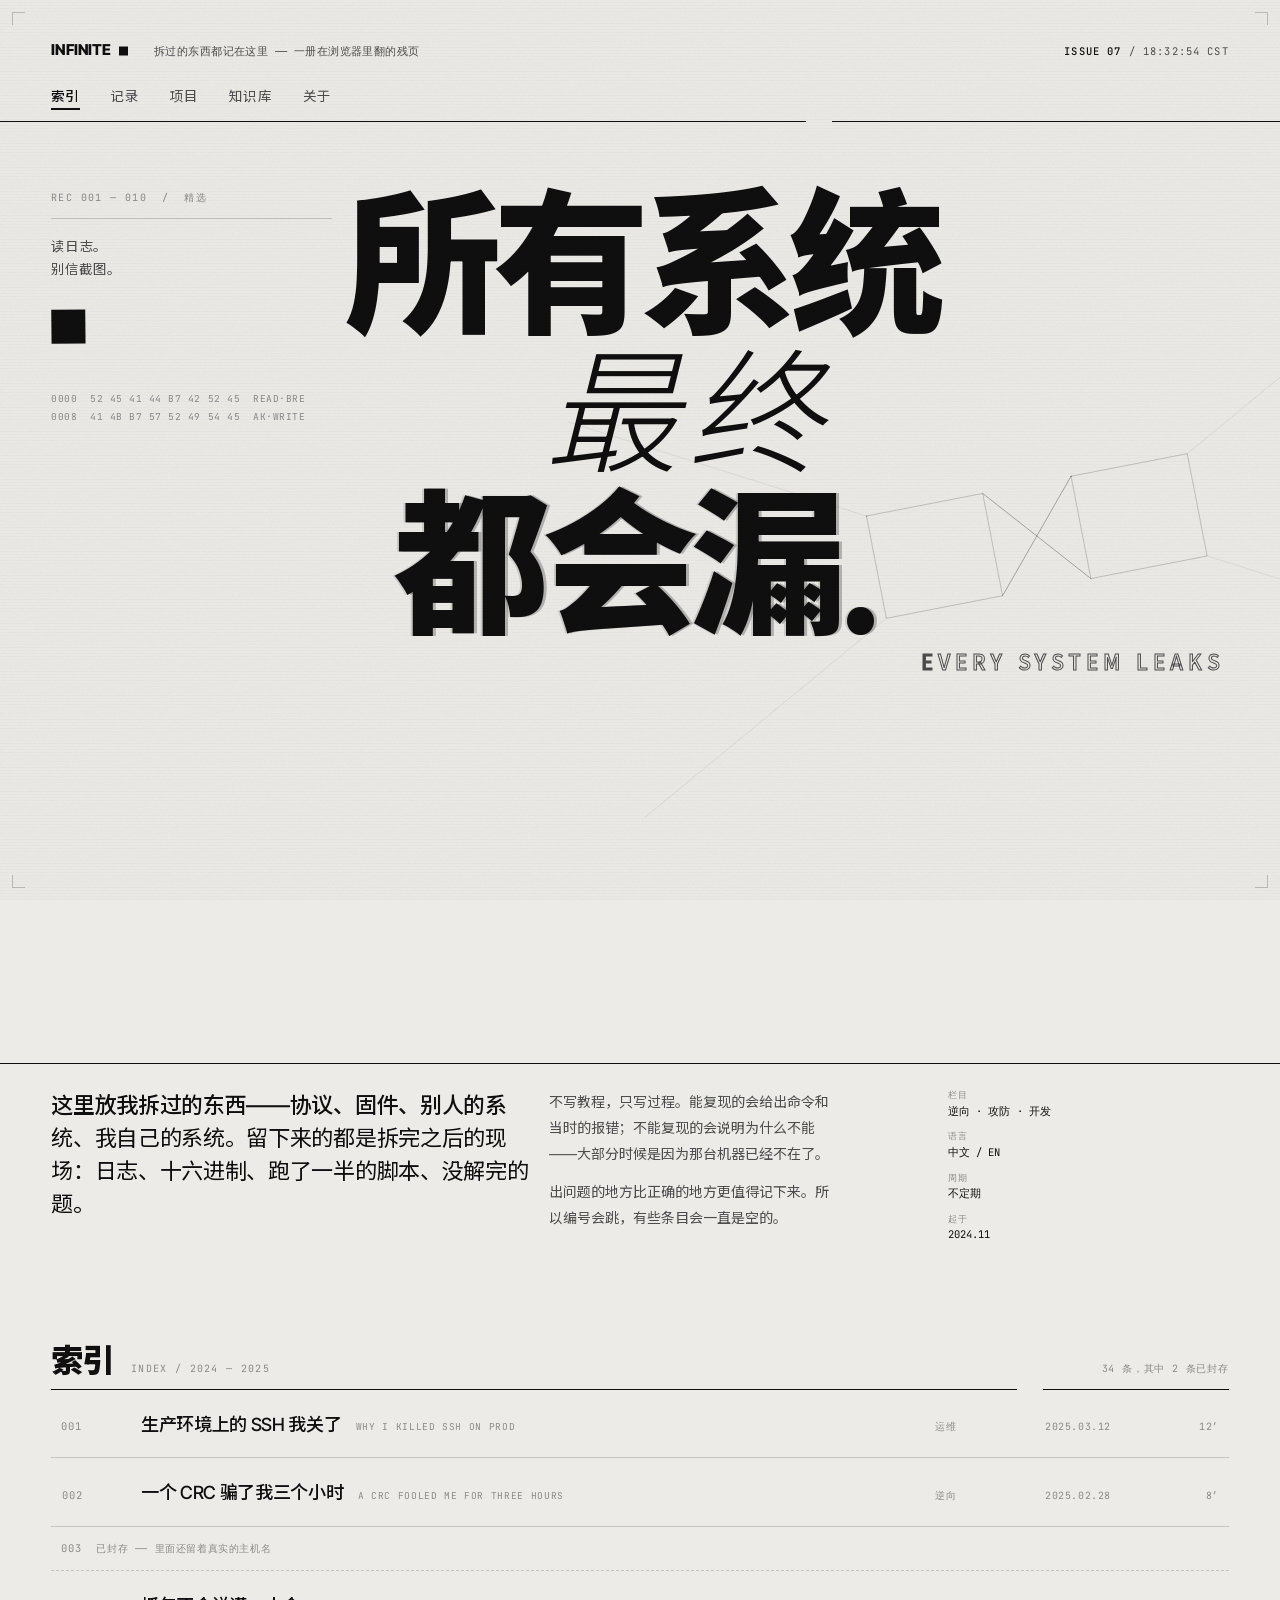
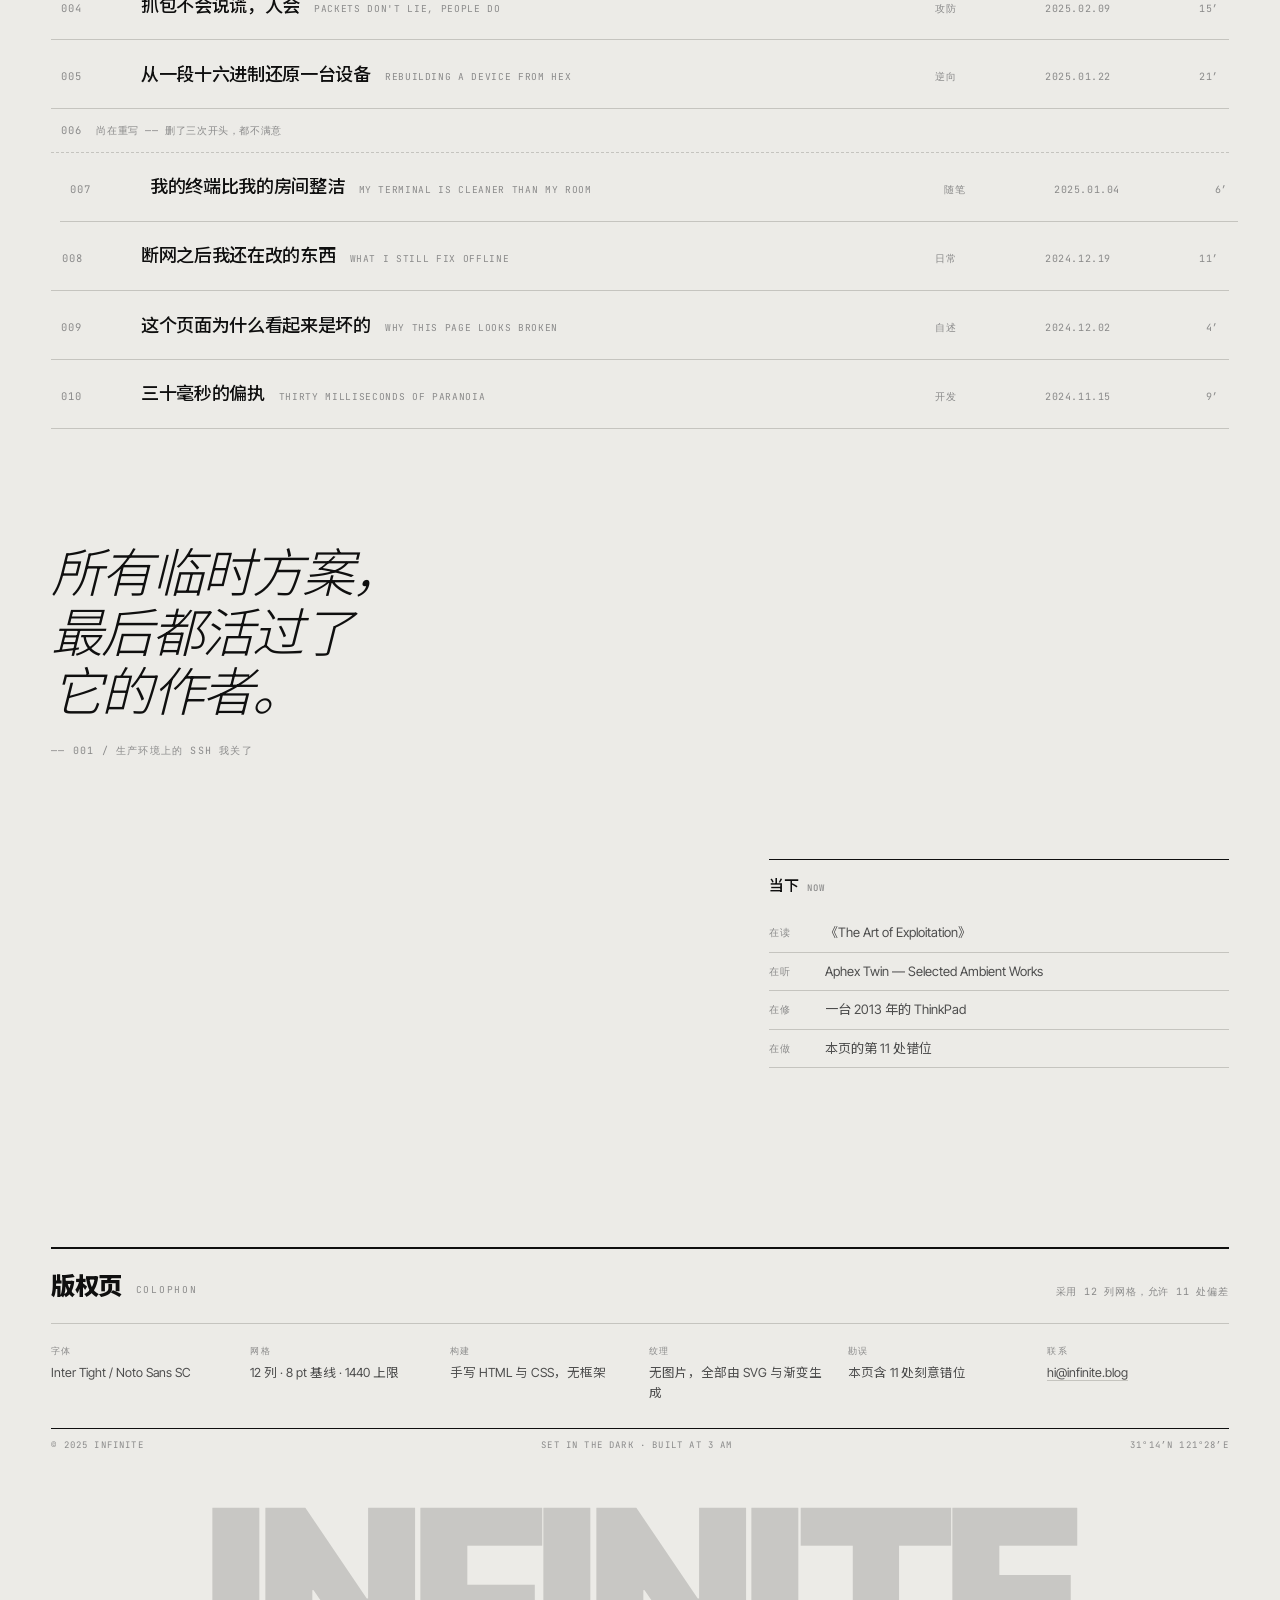
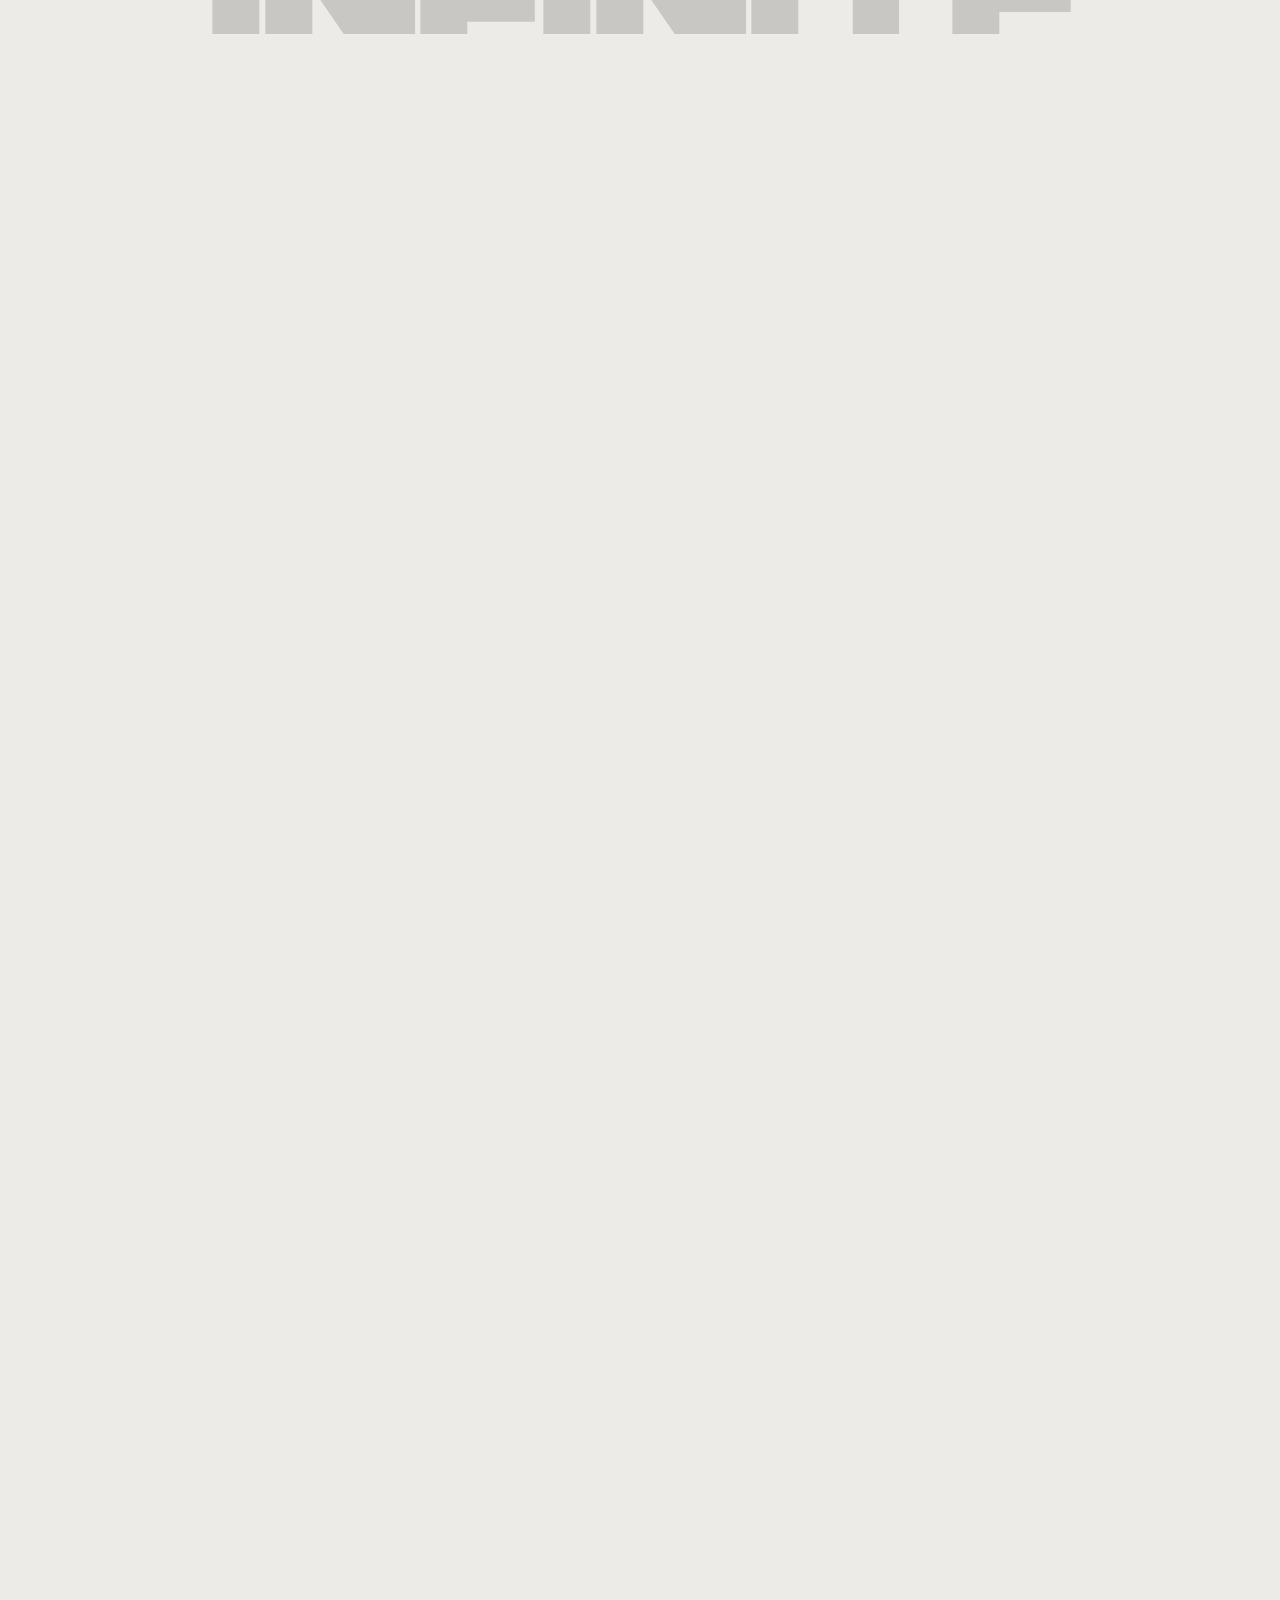
<file: index.html>
<!doctype html>
<html lang="zh-CN">
<head>
<meta charset="utf-8">
<meta name="viewport" content="width=device-width, initial-scale=1, viewport-fit=cover">
<title>INFINITE — 所有系统最终都会漏</title>
<meta name="description" content="拆、读、修。逆向与攻防的现场记录，开发随笔，以及下班之后的部分。往下滚，它不会到底。">
<meta name="theme-color" content="#ECEBE7">
<meta name="color-scheme" content="light">
<link rel="icon" href="data:image/svg+xml,%3Csvg xmlns='http://www.w3.org/2000/svg' viewBox='0 0 32 32'%3E%3Crect width='32' height='32' fill='%230F0F0F'/%3E%3Crect x='6' y='12' width='20' height='8' fill='%23ECEBE7'/%3E%3C/svg%3E">
<link rel="preload" href="assets/fonts/nssc-900.woff2" as="font" type="font/woff2" crossorigin>
<link rel="preload" href="assets/fonts/inter-tight-var.woff2" as="font" type="font/woff2" crossorigin>
<link rel="stylesheet" href="assets/css/style.css">
<script>document.documentElement.classList.add('js');</script>
</head>
<body>

<div class="veil" aria-hidden="true"></div>
<!-- 纸张层：颗粒、扫描线、纵深暗化、暗角 -->
<div class="grain" aria-hidden="true"></div>
<div class="scan" aria-hidden="true"></div>
<div class="depth-wash" id="wash" aria-hidden="true"></div>
<div class="vignette" id="vignette" aria-hidden="true"></div>
<div class="crop" aria-hidden="true"><i></i><i></i><i></i><i></i></div>

<header class="masthead">
  <div class="wrap">
    <div class="mh-bar">
      <span class="mh-brand">INFINITE<i></i></span>
      <span class="mh-sub">拆过的东西都记在这里 —— 一册在浏览器里翻的残页</span>
      <span class="mh-clock"><b id="issue">ISSUE 07</b> / <span id="clock">--:--:--</span> CST</span>
    </div>
    <nav class="mh-nav" aria-label="主导航">
      <a href="#index" class="is-active">索引</a>
      <a href="archive.html">记录</a>
      <a href="projects.html">项目</a>
      <a href="library.html">知识库</a>
      <a href="about.html">关于</a>
    </nav>
  </div>
</header>

<main>

  <section class="hero" id="top">

    <!-- 无限的记号：两个方环 + 腰部交叉，全部直线。
         挪到右边去，中间那块留给字。四条延长线射出画外，
         尺寸靠这个撑，不靠把图形做大。 -->
    <div class="hero-inf" aria-hidden="true">
      <svg viewBox="0 0 400 200" preserveAspectRatio="xMidYMid meet">
        <g class="inf-ext">
          <path d="M62 56L-170 -70M62 144L-170 270M338 56L570 -70M338 144L570 270"/>
        </g>
        <g class="inf-geo">
          <rect class="inf-box" x="62" y="56" width="100" height="88"/>
          <rect class="inf-box" x="238" y="56" width="100" height="88"/>
          <path class="inf-waist" d="M162 56L238 144M162 144L238 56"/>
        </g>
      </svg>
    </div>
    <div class="wrap hero-grid">
      <div class="hero-side" data-par="0.06">
        <p class="eyebrow">REC 001 — 010 &nbsp;/&nbsp; 精选</p>
        <p class="hero-note">读日志。<br>别信截图。</p>
        <span class="hero-chip" aria-hidden="true"></span>
        <pre class="hex" aria-hidden="true">0000  52 45 41 44 B7 42 52 45  READ·BRE
0008  41 4B B7 57 52 49 54 45  AK·WRITE</pre>
      </div>

      <h1 class="hero-title" data-par="0.2">
        <span class="line l1"><span class="ln">所有系统</span></span>
        <span class="line l2"><span class="ln"><em>最终</em></span></span>
        <span class="line l3"><span class="ln">都会漏<span class="per">.</span></span></span>
        <span class="line l4"><span class="ln">EVERY SYSTEM LEAKS</span></span>
      </h1>

      <div class="hero-vlabel" aria-hidden="true">READ · BREAK · WRITE</div>
    </div>
  </section>

  <section class="intro" id="intro">
    <div class="wrap intro-grid">
      <div class="intro-col">
        <p class="lead">这里放我拆过的东西——协议、固件、别人的系统、我自己的系统。留下来的都是拆完之后的现场：日志、十六进制、跑了一半的脚本、没解完的题。</p>
      </div>
      <div class="intro-col">
        <p>不写教程，只写过程。能复现的会给出命令和当时的报错；不能复现的会说明为什么不能——大部分时候是因为那台机器已经不在了。</p>
        <p>出问题的地方比正确的地方更值得记下来。所以编号会跳，有些条目会一直是空的。</p>
      </div>
      <div class="intro-col intro-meta">
        <dl class="meta-list">
          <div><dt>栏目</dt><dd>逆向 · 攻防 · 开发</dd></div>
          <div><dt>语言</dt><dd>中文 / EN</dd></div>
          <div><dt>周期</dt><dd>不定期</dd></div>
          <div><dt>起于</dt><dd>2024.11</dd></div>
        </dl>
      </div>
    </div>
  </section>

  <section class="index" id="index">
    <div class="wrap">
      <div class="sec-head">
        <h2>索引</h2>
        <span class="sec-meta">INDEX / 2024 — 2025</span>
        <span class="sec-count" id="count">10 条，其中 2 条已封存</span>
      </div>
    </div>

    <div class="wrap">
      <div class="list" id="stream">

        <article class="entry">
          <a class="entry-link" href="post.html">
            <span class="e-num">001</span>
            <span class="e-title">
              <span class="e-zh">生产环境上的 SSH 我关了</span>
              <span class="e-en">Why I Killed SSH on Prod</span>
            </span>
            <span class="e-tag">运维</span>
            <span class="e-date">2025.03.12</span>
            <span class="e-len">12′</span>
          </a>
        </article>

        <article class="entry">
          <a class="entry-link" href="#">
            <span class="e-num">002</span>
            <span class="e-title">
              <span class="e-zh">一个 CRC 骗了我三个小时</span>
              <span class="e-en">A CRC Fooled Me for Three Hours</span>
            </span>
            <span class="e-tag">逆向</span>
            <span class="e-date">2025.02.28</span>
            <span class="e-len">8′</span>
          </a>
        </article>

        <p class="entry-gap"><span>003</span> 已封存 —— 里面还留着真实的主机名</p>

        <article class="entry">
          <a class="entry-link" href="#">
            <span class="e-num">004</span>
            <span class="e-title">
              <span class="e-zh">抓包不会说谎，人会</span>
              <span class="e-en">Packets Don't Lie, People Do</span>
            </span>
            <span class="e-tag">攻防</span>
            <span class="e-date">2025.02.09</span>
            <span class="e-len">15′</span>
          </a>
        </article>

        <article class="entry">
          <a class="entry-link" href="#">
            <span class="e-num">005</span>
            <span class="e-title">
              <span class="e-zh">从一段十六进制还原一台设备</span>
              <span class="e-en">Rebuilding a Device from Hex</span>
            </span>
            <span class="e-tag">逆向</span>
            <span class="e-date">2025.01.22</span>
            <span class="e-len">21′</span>
          </a>
        </article>

        <p class="entry-gap"><span>006</span> 尚在重写 —— 删了三次开头，都不满意</p>

        <article class="entry">
          <a class="entry-link" href="#">
            <span class="e-num">007</span>
            <span class="e-title">
              <span class="e-zh">我的终端比我的房间整洁</span>
              <span class="e-en">My Terminal Is Cleaner Than My Room</span>
            </span>
            <span class="e-tag">随笔</span>
            <span class="e-date">2025.01.04</span>
            <span class="e-len">6′</span>
          </a>
        </article>

        <article class="entry">
          <a class="entry-link" href="#">
            <span class="e-num">008</span>
            <span class="e-title">
              <span class="e-zh">断网之后我还在改的东西</span>
              <span class="e-en">What I Still Fix Offline</span>
            </span>
            <span class="e-tag">日常</span>
            <span class="e-date">2024.12.19</span>
            <span class="e-len">11′</span>
          </a>
        </article>

        <article class="entry">
          <a class="entry-link" href="#">
            <span class="e-num">009</span>
            <span class="e-title">
              <span class="e-zh">这个页面为什么看起来是坏的</span>
              <span class="e-en">Why This Page Looks Broken</span>
            </span>
            <span class="e-tag">自述</span>
            <span class="e-date">2024.12.02</span>
            <span class="e-len">4′</span>
          </a>
        </article>

        <article class="entry">
          <a class="entry-link" href="#">
            <span class="e-num">010</span>
            <span class="e-title">
              <span class="e-zh">三十毫秒的偏执</span>
              <span class="e-en">Thirty Milliseconds of Paranoia</span>
            </span>
            <span class="e-tag">开发</span>
            <span class="e-date">2024.11.15</span>
            <span class="e-len">9′</span>
          </a>
        </article>

        <!-- 沉下去之后的第一张插页：引文 -->
        <aside class="slot slot-pull">
          <blockquote class="pull">
            <p>所有临时方案，<br>最后都活过了<br>它的作者。</p>
            <cite>—— 001 / 生产环境上的 SSH 我关了</cite>
          </blockquote>
        </aside>

        <!-- 第二张插页：当下 -->
        <aside class="slot slot-now" id="now">
          <div class="now">
            <h3 class="now-head">当下 <span>NOW</span></h3>
            <dl class="now-list">
              <div><dt>在读</dt><dd>《The Art of Exploitation》</dd></div>
              <div><dt>在听</dt><dd>Aphex Twin — Selected Ambient Works</dd></div>
              <div><dt>在修</dt><dd>一台 2013 年的 ThinkPad</dd></div>
              <div><dt>在做</dt><dd>本页的第 11 处错位</dd></div>
            </dl>
          </div>
        </aside>

        <!-- 第三张插页：版权页。之后继续往下，没有底 -->
        <footer class="slot slot-colophon colophon" id="colophon">
          <div class="col-head">
            <h2>版权页 <span>COLOPHON</span></h2>
            <span class="col-meta">采用 12 列网格，允许 11 处偏差</span>
          </div>
          <dl class="col-grid">
            <div><dt>字体</dt><dd>Inter Tight / Noto Sans SC</dd></div>
            <div><dt>网格</dt><dd>12 列 · 8 pt 基线 · 1440 上限</dd></div>
            <div><dt>构建</dt><dd>手写 HTML 与 CSS，无框架</dd></div>
            <div><dt>纹理</dt><dd>无图片，全部由 SVG 与渐变生成</dd></div>
            <div><dt>勘误</dt><dd>本页含 11 处刻意错位</dd></div>
            <div><dt>联系</dt><dd><a href="mailto:hi@infinite.blog">hi@infinite.blog</a></dd></div>
          </dl>
          <div class="col-foot">
            <span>© 2025 INFINITE</span>
            <span>SET IN THE DARK · BUILT AT 3 AM</span>
            <span>31°14′N 121°28′E</span>
          </div>
          <div class="colossus" aria-hidden="true">INFINITE</div>
        </footer>

      </div>

      <div class="sentinel" id="sentinel" aria-hidden="true">
        <span class="ss-rule"></span>
        <span class="ss-label">继续下潜</span>
        <span class="ss-rule"></span>
      </div>
    </div>
  </section>

</main>

<!-- 深度仪表：左侧刻度尺，右下计数与回升 -->
<div class="hud">
  <div class="hud-scale" aria-hidden="true">
    <span class="hs-track"></span>
    <span class="hs-mark" id="hsMark"></span>
  </div>

  <div class="hud-read" aria-hidden="true">
    <span class="hud-k">DEPTH</span>
    <b id="depth">0000</b>
    <span class="hud-u">m</span>
    <span class="hud-sep"></span>
    <span class="hud-k">LOADED</span>
    <b id="loaded">010</b>
  </div>

  <button type="button" class="hud-top" id="toTop" aria-label="回到表面">
    <span>回到表面</span>
    <svg viewBox="0 0 12 12" width="12" height="12" aria-hidden="true"><path d="M6 10V2M2 6l4-4 4 4" fill="none" stroke="currentColor" stroke-width="1.2"/></svg>
  </button>
</div>


<script src="assets/js/veil.js"></script>
<script src="assets/js/main.js"></script>
</body>
</html>
</file>
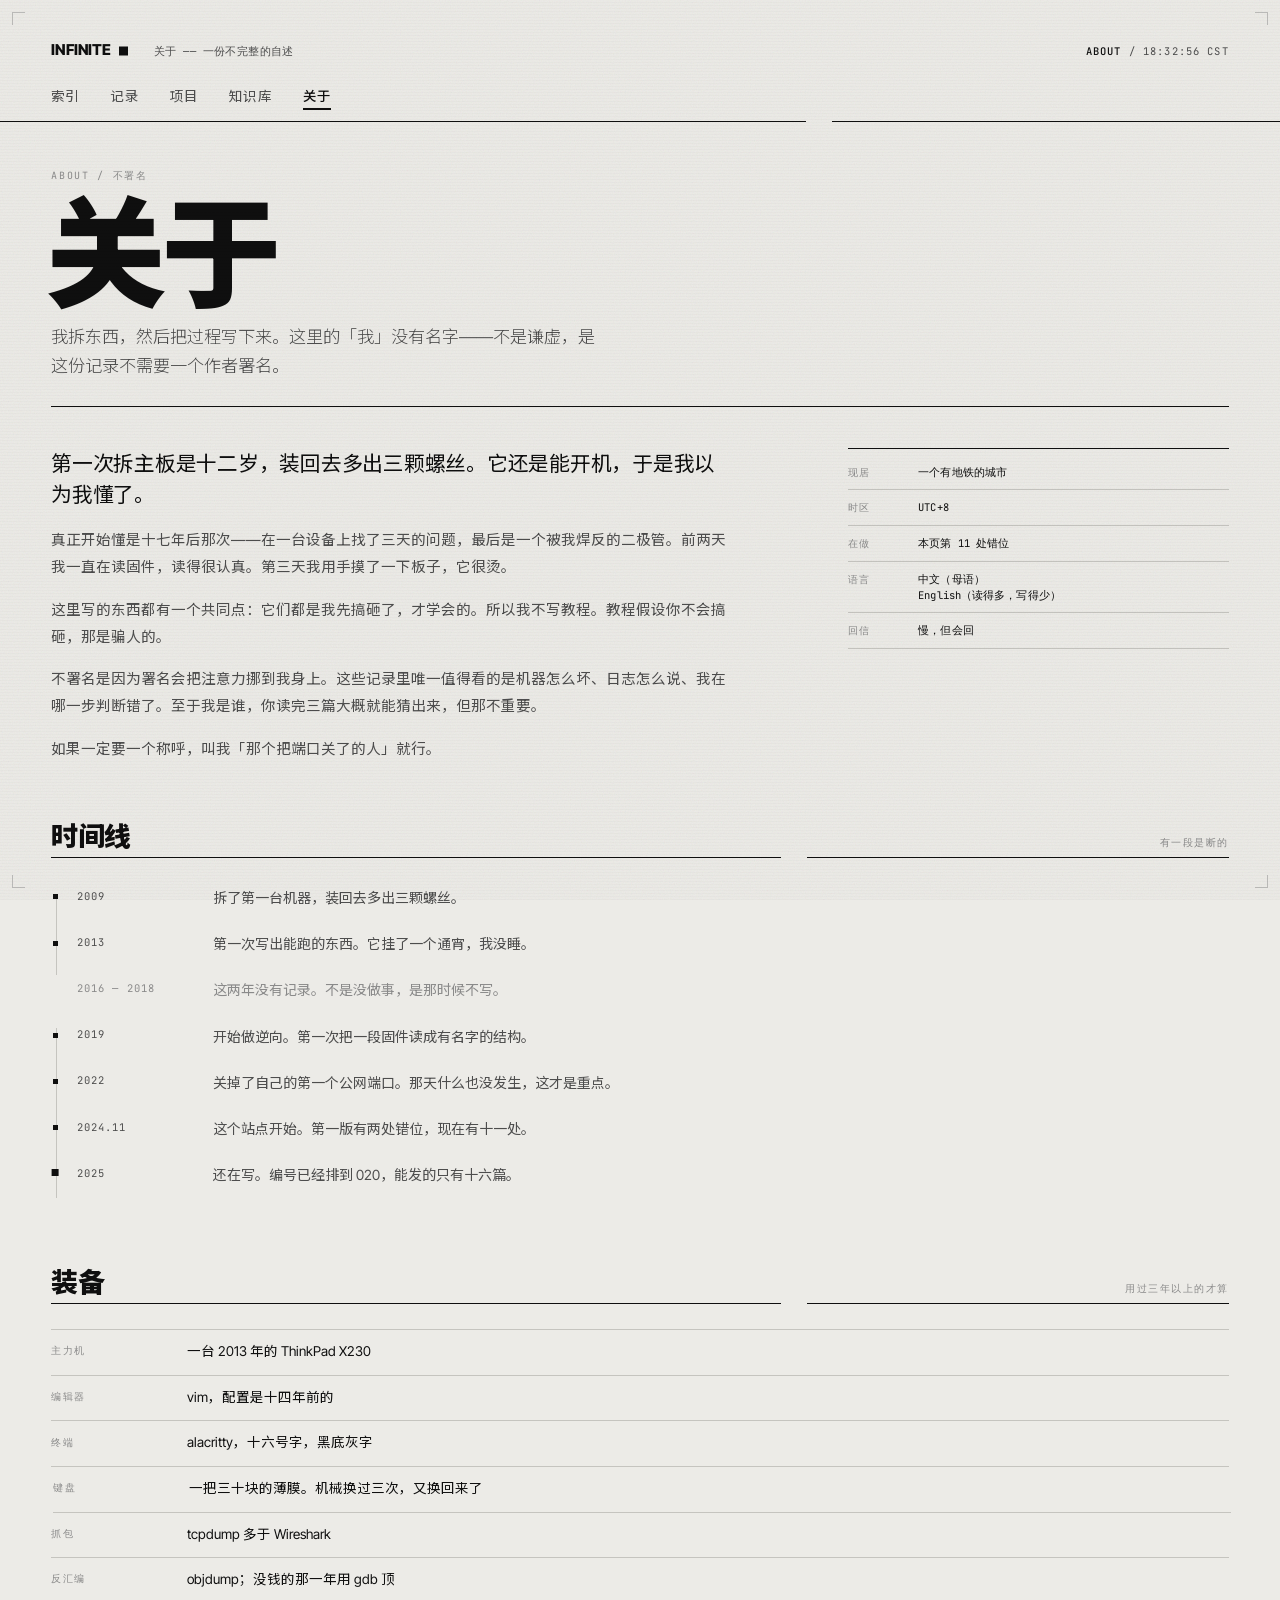
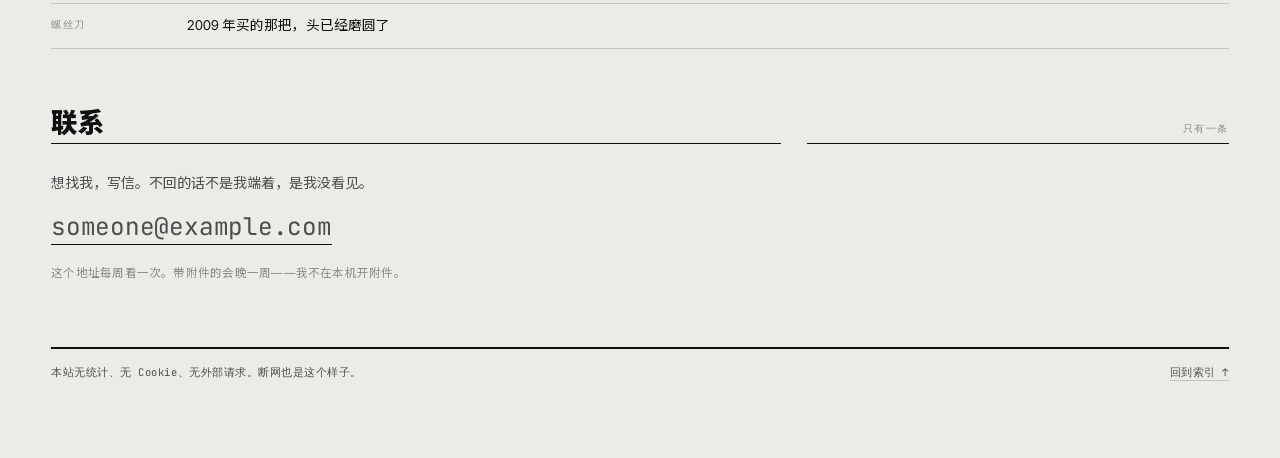
<file: about.html>
<!doctype html>
<html lang="zh-CN">
<head>
<meta charset="utf-8">
<meta name="viewport" content="width=device-width, initial-scale=1, viewport-fit=cover">
<title>关于 — INFINITE</title>
<meta name="description" content="一份不完整的自述。拆东西的人，写过程不写教程。时间线上有一段是断的。">
<meta name="theme-color" content="#ECEBE7">
<meta name="color-scheme" content="light">
<link rel="icon" href="data:image/svg+xml,%3Csvg xmlns='http://www.w3.org/2000/svg' viewBox='0 0 32 32'%3E%3Crect width='32' height='32' fill='%230F0F0F'/%3E%3Crect x='6' y='12' width='20' height='8' fill='%23ECEBE7'/%3E%3C/svg%3E">
<link rel="preload" href="assets/fonts/nssc-900.woff2" as="font" type="font/woff2" crossorigin>
<link rel="preload" href="assets/fonts/inter-tight-var.woff2" as="font" type="font/woff2" crossorigin>
<link rel="stylesheet" href="assets/css/style.css">
<link rel="stylesheet" href="assets/css/about.css">
<script>document.documentElement.classList.add('js');</script>
</head>
<body class="is-about">


<div class="veil" aria-hidden="true"></div>
<div class="grain" aria-hidden="true"></div>
<div class="scan" aria-hidden="true"></div>
<div class="crop" aria-hidden="true"><i></i><i></i><i></i><i></i></div>

<header class="masthead">
  <div class="wrap">
    <div class="mh-bar">
      <a class="mh-brand" href="index.html">INFINITE<i></i></a>
      <span class="mh-sub">关于 —— 一份不完整的自述</span>
      <span class="mh-clock"><b id="issue">ABOUT</b> / <span id="clock">--:--:--</span> CST</span>
    </div>
    <nav class="mh-nav" aria-label="主导航">
      <a href="index.html#index">索引</a>
      <a href="archive.html">记录</a>
      <a href="projects.html">项目</a>
      <a href="library.html">知识库</a>
      <a href="about.html" class="is-active" aria-current="page">关于</a>
    </nav>
  </div>
</header>

<main class="ab wrap" id="top">

  <header class="ab-head">
    <p class="ab-kicker">About / 不署名</p>
    <h1 class="ab-h1">关于</h1>
    <p class="ab-dek">我拆东西，然后把过程写下来。这里的「我」没有名字——不是谦虚，是这份记录不需要一个作者署名。</p>
  </header>

  <section class="ab-body">
    <div class="ab-main">
      <p class="ab-lead">第一次拆主板是十二岁，装回去多出三颗螺丝。它还是能开机，于是我以为我懂了。</p>

      <p>真正开始懂是十七年后那次——在一台设备上找了三天的问题，最后是一个被我焊反的二极管。前两天我一直在读固件，读得很认真。第三天我用手摸了一下板子，它很烫。</p>

      <p>这里写的东西都有一个共同点：它们都是我先搞砸了，才学会的。所以我不写教程。教程假设你不会搞砸，那是骗人的。</p>

      <p>不署名是因为署名会把注意力挪到我身上。这些记录里唯一值得看的是机器怎么坏、日志怎么说、我在哪一步判断错了。至于我是谁，你读完三篇大概就能猜出来，但那不重要。</p>

      <p>如果一定要一个称呼，叫我「那个把端口关了的人」就行。</p>
    </div>

    <aside class="ab-side">
      <dl class="ab-meta">
        <div><dt>现居</dt><dd>一个有地铁的城市</dd></div>
        <div><dt>时区</dt><dd>UTC+8</dd></div>
        <div><dt>在做</dt><dd>本页第 11 处错位</dd></div>
        <div><dt>语言</dt><dd>中文（母语）<br>English（读得多，写得少）</dd></div>
        <div><dt>回信</dt><dd>慢，但会回</dd></div>
      </dl>
    </aside>
  </section>

  <section class="ab-sec">
    <h2 class="ab-h2">时间线 <span>有一段是断的</span></h2>

    <ol class="ab-tl">
      <li>
        <span class="ab-y">2009</span>
        <span class="ab-t">拆了第一台机器，装回去多出三颗螺丝。</span>
      </li>
      <li>
        <span class="ab-y">2013</span>
        <span class="ab-t">第一次写出能跑的东西。它挂了一个通宵，我没睡。</span>
      </li>
      <li class="is-gap">
        <span class="ab-y">2016 — 2018</span>
        <span class="ab-t">这两年没有记录。不是没做事，是那时候不写。</span>
      </li>
      <li>
        <span class="ab-y">2019</span>
        <span class="ab-t">开始做逆向。第一次把一段固件读成有名字的结构。</span>
      </li>
      <li>
        <span class="ab-y">2022</span>
        <span class="ab-t">关掉了自己的第一个公网端口。那天什么也没发生，这才是重点。</span>
      </li>
      <li>
        <span class="ab-y">2024.11</span>
        <span class="ab-t">这个站点开始。第一版有两处错位，现在有十一处。</span>
      </li>
      <li class="is-open">
        <span class="ab-y">2025</span>
        <span class="ab-t">还在写。编号已经排到 020，能发的只有十六篇。</span>
      </li>
    </ol>
  </section>

  <section class="ab-sec">
    <h2 class="ab-h2">装备 <span>用过三年以上的才算</span></h2>

    <dl class="ab-kit">
      <div><dt>主力机</dt><dd>一台 2013 年的 ThinkPad X230</dd></div>
      <div><dt>编辑器</dt><dd>vim，配置是十四年前的</dd></div>
      <div><dt>终端</dt><dd>alacritty，十六号字，黑底灰字</dd></div>
      <div><dt>键盘</dt><dd>一把三十块的薄膜。机械换过三次，又换回来了</dd></div>
      <div><dt>抓包</dt><dd>tcpdump 多于 Wireshark</dd></div>
      <div><dt>反汇编</dt><dd>objdump；没钱的那一年用 gdb 顶</dd></div>
      <div><dt>螺丝刀</dt><dd>2009 年买的那把，头已经磨圆了</dd></div>
    </dl>
  </section>

  <section class="ab-sec">
    <h2 class="ab-h2">联系 <span>只有一条</span></h2>

    <div class="ab-contact">
      <p>想找我，写信。不回的话不是我端着，是我没看见。</p>
      <p class="ab-mail"><a href="mailto:someone@example.com">someone@example.com</a></p>
      <p class="ab-fine">这个地址每周看一次。带附件的会晚一周——我不在本机开附件。</p>
    </div>
  </section>

  <footer class="ab-foot">
    <span>本站无统计、无 Cookie、无外部请求。断网也是这个样子。</span>
    <span><a href="index.html#index">回到索引 ↑</a></span>
  </footer>

</main>


<script src="assets/js/veil.js"></script>
<script src="assets/js/about.js"></script>
</body>
</html>
</file>
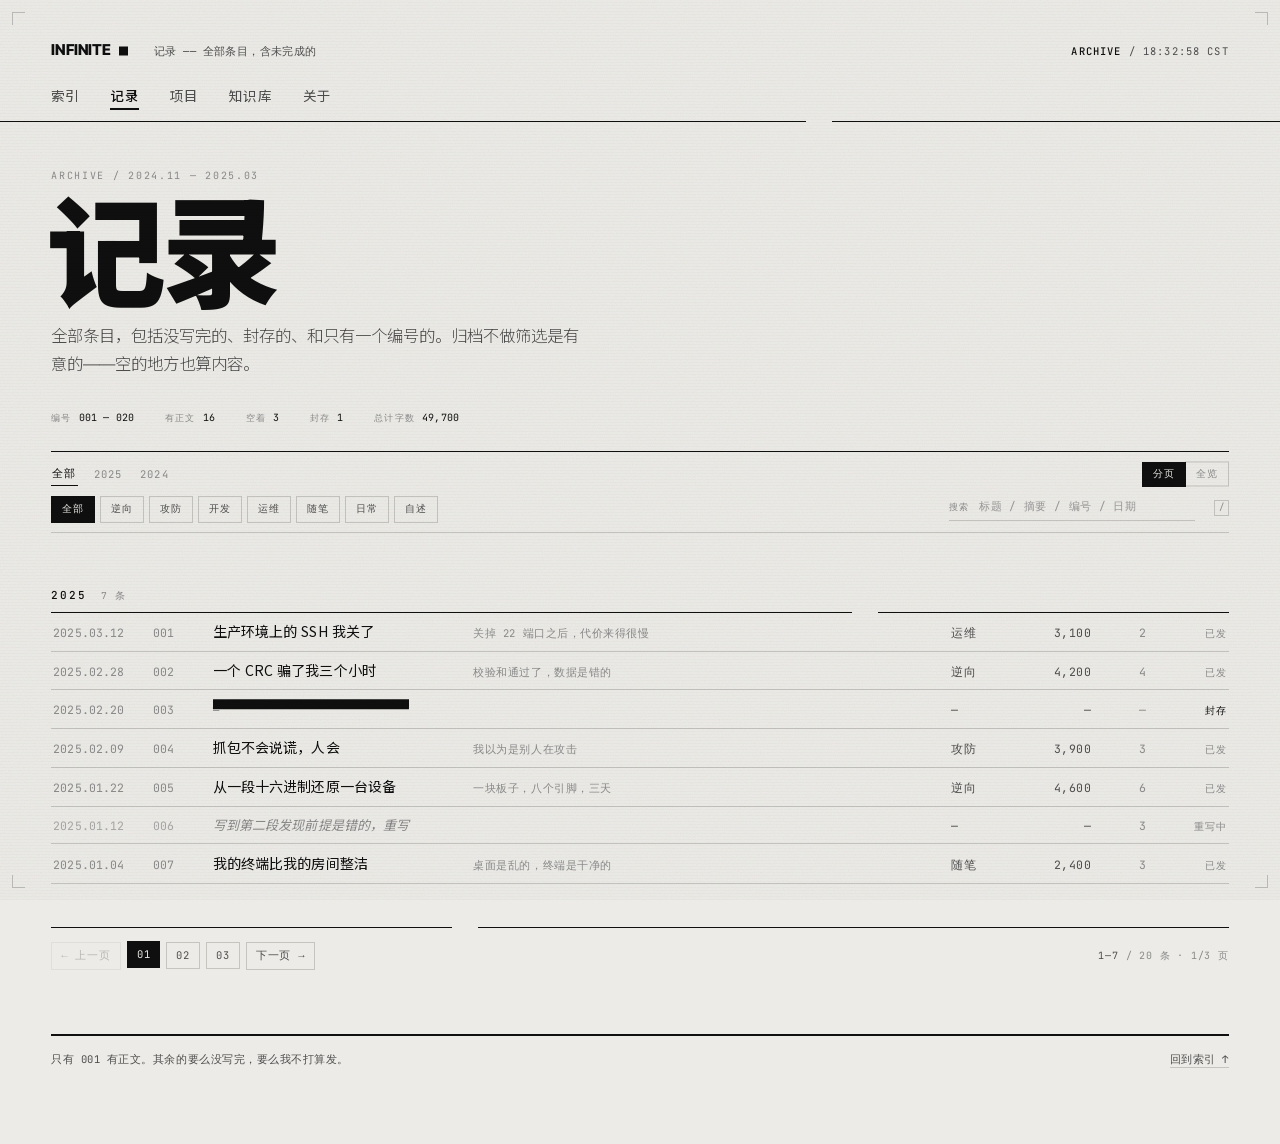
<file: archive.html>
<!doctype html>
<html lang="zh-CN">
<head>
<meta charset="utf-8">
<meta name="viewport" content="width=device-width, initial-scale=1, viewport-fit=cover">
<title>记录 — INFINITE</title>
<meta name="description" content="全部条目，包括没写完的、封存的、和只有一个编号的。2024 年 11 月起。">
<meta name="theme-color" content="#ECEBE7">
<meta name="color-scheme" content="light">
<link rel="icon" href="data:image/svg+xml,%3Csvg xmlns='http://www.w3.org/2000/svg' viewBox='0 0 32 32'%3E%3Crect width='32' height='32' fill='%230F0F0F'/%3E%3Crect x='6' y='12' width='20' height='8' fill='%23ECEBE7'/%3E%3C/svg%3E">
<link rel="preload" href="assets/fonts/nssc-900.woff2" as="font" type="font/woff2" crossorigin>
<link rel="preload" href="assets/fonts/inter-tight-var.woff2" as="font" type="font/woff2" crossorigin>
<link rel="stylesheet" href="assets/css/style.css">
<link rel="stylesheet" href="assets/css/archive.css">
<script>document.documentElement.classList.add('js');</script>
</head>
<body class="is-archive">


<div class="veil" aria-hidden="true"></div>
<div class="grain" aria-hidden="true"></div>
<div class="scan" aria-hidden="true"></div>
<div class="crop" aria-hidden="true"><i></i><i></i><i></i><i></i></div>

<header class="masthead">
  <div class="wrap">
    <div class="mh-bar">
      <a class="mh-brand" href="index.html">INFINITE<i></i></a>
      <span class="mh-sub">记录 —— 全部条目，含未完成的</span>
      <span class="mh-clock"><b id="issue">ARCHIVE</b> / <span id="clock">--:--:--</span> CST</span>
    </div>
    <nav class="mh-nav" aria-label="主导航">
      <a href="index.html#index">索引</a>
      <a href="archive.html" class="is-active" aria-current="page">记录</a>
      <a href="projects.html">项目</a>
      <a href="library.html">知识库</a>
      <a href="about.html">关于</a>
    </nav>
  </div>
</header>

<main class="ar wrap" id="top">

  <header class="ar-head">
    <p class="ar-kicker">Archive / 2024.11 — 2025.03</p>
    <h1 class="ar-h1">记录</h1>
    <p class="ar-dek">全部条目，包括没写完的、封存的、和只有一个编号的。归档不做筛选是有意的——空的地方也算内容。</p>

    <dl class="ar-stat">
      <div><dt>编号</dt><dd>001 — 020</dd></div>
      <div><dt>有正文</dt><dd>16</dd></div>
      <div><dt>空着</dt><dd>3</dd></div>
      <div><dt>封存</dt><dd>1</dd></div>
      <div><dt>总计字数</dt><dd>49,700</dd></div>
    </dl>
  </header>

  <div class="ar-toolbar">
    <div class="ar-trow">
      <nav class="ar-filter ar-filter--y" id="yfilter" aria-label="按年份筛选"></nav>
      <div class="ar-view" role="group" aria-label="显示模式">
        <button type="button" class="is-on" data-view="page" aria-pressed="true">分页</button>
        <button type="button" data-view="flow" aria-pressed="false">全览</button>
      </div>
    </div>

    <div class="ar-trow">
      <nav class="ar-filter" id="filter" aria-label="按栏目筛选">
        <button type="button" class="is-on" data-tag="全部" aria-pressed="true">全部</button>
        <button type="button" data-tag="逆向" aria-pressed="false">逆向</button>
        <button type="button" data-tag="攻防" aria-pressed="false">攻防</button>
        <button type="button" data-tag="开发" aria-pressed="false">开发</button>
        <button type="button" data-tag="运维" aria-pressed="false">运维</button>
        <button type="button" data-tag="随笔" aria-pressed="false">随笔</button>
        <button type="button" data-tag="日常" aria-pressed="false">日常</button>
        <button type="button" data-tag="自述" aria-pressed="false">自述</button>
      </nav>

      <div class="ar-search">
        <label class="ar-search-l" for="q">搜索</label>
        <input type="search" id="q" placeholder="标题 / 摘要 / 编号 / 日期" autocomplete="off" spellcheck="false" enterkeyhint="search">
        <kbd class="ar-search-k" aria-hidden="true">/</kbd>
      </div>
    </div>
  </div>

  <div class="ar-list" id="list">

  <section class="ar-year">
    <h2 class="ar-yhead">2025 <span>7 条</span></h2>
    <ol class="ar-rows">

      <li class="ar-row" data-tag="运维" data-state="已发">
        <time class="ar-date" datetime="2025-03-12">2025.03.12</time>
        <span class="ar-num">001</span>
        <a class="ar-title" href="post.html">生产环境上的 SSH 我关了<em class="ar-abs">关掉 22 端口之后，代价来得很慢</em></a>
        <span class="ar-tag">运维</span>
        <span class="ar-words">3,100</span>
        <span class="ar-rev">2</span>
        <span class="ar-state">已发</span>
      </li>

      <li class="ar-row" data-tag="逆向" data-state="已发">
        <time class="ar-date" datetime="2025-02-28">2025.02.28</time>
        <span class="ar-num">002</span>
        <span class="ar-title">一个 CRC 骗了我三个小时<em class="ar-abs">校验和通过了，数据是错的</em></span>
        <span class="ar-tag">逆向</span>
        <span class="ar-words">4,200</span>
        <span class="ar-rev">4</span>
        <span class="ar-state">已发</span>
      </li>

      <li class="ar-row" data-tag="—" data-state="封存">
        <time class="ar-date" datetime="2025-02-20">2025.02.20</time>
        <span class="ar-num">003</span>
        <span class="ar-title"><span class="redact" aria-label="已封存"><em class="ar-abs">—</em></span></span>
        <span class="ar-tag">—</span>
        <span class="ar-words">—</span>
        <span class="ar-rev">—</span>
        <span class="ar-state">封存</span>
      </li>

      <li class="ar-row" data-tag="攻防" data-state="已发">
        <time class="ar-date" datetime="2025-02-09">2025.02.09</time>
        <span class="ar-num">004</span>
        <span class="ar-title">抓包不会说谎，人会<em class="ar-abs">我以为是别人在攻击</em></span>
        <span class="ar-tag">攻防</span>
        <span class="ar-words">3,900</span>
        <span class="ar-rev">3</span>
        <span class="ar-state">已发</span>
      </li>

      <li class="ar-row" data-tag="逆向" data-state="已发">
        <time class="ar-date" datetime="2025-01-22">2025.01.22</time>
        <span class="ar-num">005</span>
        <span class="ar-title">从一段十六进制还原一台设备<em class="ar-abs">一块板子，八个引脚，三天</em></span>
        <span class="ar-tag">逆向</span>
        <span class="ar-words">4,600</span>
        <span class="ar-rev">6</span>
        <span class="ar-state">已发</span>
      </li>

      <li class="ar-row" data-tag="—" data-state="空">
        <time class="ar-date" datetime="2025-01-12">2025.01.12</time>
        <span class="ar-num">006</span>
        <span class="ar-title">写到第二段发现前提是错的，重写</span>
        <span class="ar-tag">—</span>
        <span class="ar-words">—</span>
        <span class="ar-rev">3</span>
        <span class="ar-state">重写中</span>
      </li>

      <li class="ar-row" data-tag="随笔" data-state="已发">
        <time class="ar-date" datetime="2025-01-04">2025.01.04</time>
        <span class="ar-num">007</span>
        <span class="ar-title">我的终端比我的房间整洁<em class="ar-abs">桌面是乱的，终端是干净的</em></span>
        <span class="ar-tag">随笔</span>
        <span class="ar-words">2,400</span>
        <span class="ar-rev">3</span>
        <span class="ar-state">已发</span>
      </li>

    </ol>
  </section>

  <section class="ar-year">
    <h2 class="ar-yhead">2024 <span>13 条</span></h2>
    <ol class="ar-rows" start="8">

      <li class="ar-row" data-tag="日常" data-state="已发">
        <time class="ar-date" datetime="2024-12-19">2024.12.19</time>
        <span class="ar-num">008</span>
        <span class="ar-title">断网之后我还在改的东西<em class="ar-abs">停电那天我在做什么</em></span>
        <span class="ar-tag">日常</span>
        <span class="ar-words">1,700</span>
        <span class="ar-rev">2</span>
        <span class="ar-state">已发</span>
      </li>

      <li class="ar-row" data-tag="自述" data-state="已发">
        <time class="ar-date" datetime="2024-12-02">2024.12.02</time>
        <span class="ar-num">009</span>
        <span class="ar-title">这个页面为什么看起来是坏的<em class="ar-abs">这一页的错位是故意的</em></span>
        <span class="ar-tag">自述</span>
        <span class="ar-words">2,100</span>
        <span class="ar-rev">7</span>
        <span class="ar-state">已发</span>
      </li>

      <li class="ar-row" data-tag="开发" data-state="已发">
        <time class="ar-date" datetime="2024-11-15">2024.11.15</time>
        <span class="ar-num">010</span>
        <span class="ar-title">三十毫秒的偏执<em class="ar-abs">快三十毫秒之后我开始怀疑自己</em></span>
        <span class="ar-tag">开发</span>
        <span class="ar-words">2,800</span>
        <span class="ar-rev">5</span>
        <span class="ar-state">已发</span>
      </li>

      <li class="ar-row" data-tag="逆向" data-state="已发">
        <time class="ar-date" datetime="2024-10-18">2024.10.18</time>
        <span class="ar-num">011</span>
        <span class="ar-title">十六进制里的一个错字<em class="ar-abs">一个字节写反，整包都废了</em></span>
        <span class="ar-tag">逆向</span>
        <span class="ar-words">3,300</span>
        <span class="ar-rev">3</span>
        <span class="ar-state">已发</span>
      </li>

      <li class="ar-row" data-tag="运维" data-state="已发">
        <time class="ar-date" datetime="2024-09-14">2024.09.14</time>
        <span class="ar-num">012</span>
        <span class="ar-title">我被自己的脚本锁在门外<em class="ar-abs">chmod 之后我进不去自己的机器</em></span>
        <span class="ar-tag">运维</span>
        <span class="ar-words">1,900</span>
        <span class="ar-rev">2</span>
        <span class="ar-state">已发</span>
      </li>

      <li class="ar-row" data-tag="—" data-state="空">
        <time class="ar-date">????.??.??</time>
        <span class="ar-num">013</span>
        <span class="ar-title">编号占住了，日期忘了</span>
        <span class="ar-tag">—</span>
        <span class="ar-words">—</span>
        <span class="ar-rev">—</span>
        <span class="ar-state">无记录</span>
      </li>

      <li class="ar-row" data-tag="攻防" data-state="已发">
        <time class="ar-date" datetime="2024-08-05">2024.08.05</time>
        <span class="ar-num">014</span>
        <span class="ar-title">抓包工具的选择困难<em class="ar-abs">tcpdump 还是 Wireshark，每次都纠结</em></span>
        <span class="ar-tag">攻防</span>
        <span class="ar-words">3,100</span>
        <span class="ar-rev">1</span>
        <span class="ar-state">已发</span>
      </li>

      <li class="ar-row" data-tag="攻防" data-state="已发">
        <time class="ar-date" datetime="2024-07-21">2024.07.21</time>
        <span class="ar-num">015</span>
        <span class="ar-title">一个 TLS 握手的十五分钟<em class="ar-abs">中间人没来，是 MTU 在捣鬼</em></span>
        <span class="ar-tag">攻防</span>
        <span class="ar-words">5,200</span>
        <span class="ar-rev">8</span>
        <span class="ar-state">已发</span>
      </li>

      <li class="ar-row" data-tag="随笔" data-state="已发">
        <time class="ar-date" datetime="2024-06-30">2024.06.30</time>
        <span class="ar-num">016</span>
        <span class="ar-title">把日志读成故事<em class="ar-abs">日志会用第二人称说话</em></span>
        <span class="ar-tag">随笔</span>
        <span class="ar-words">1,500</span>
        <span class="ar-rev">2</span>
        <span class="ar-state">已发</span>
      </li>

      <li class="ar-row" data-tag="—" data-state="空">
        <time class="ar-date" datetime="2024-05-12">2024.05.12</time>
        <span class="ar-num">017</span>
        <span class="ar-title">关于工具的道德</span>
        <span class="ar-tag">—</span>
        <span class="ar-words">—</span>
        <span class="ar-rev">1</span>
        <span class="ar-state">写到一半</span>
      </li>

      <li class="ar-row" data-tag="日常" data-state="已发">
        <time class="ar-date" datetime="2024-04-08">2024.04.08</time>
        <span class="ar-num">018</span>
        <span class="ar-title">键盘换了三次<em class="ar-abs">HHKB、Filco，最后是那把三十块的</em></span>
        <span class="ar-tag">日常</span>
        <span class="ar-words">900</span>
        <span class="ar-rev">1</span>
        <span class="ar-state">已发</span>
      </li>

      <li class="ar-row" data-tag="开发" data-state="已发">
        <time class="ar-date" datetime="2024-03-15">2024.03.15</time>
        <span class="ar-num">019</span>
        <span class="ar-title">第一次写驱动<em class="ar-abs">第一次让内核执行我写的代码</em></span>
        <span class="ar-tag">开发</span>
        <span class="ar-words">6,800</span>
        <span class="ar-rev">11</span>
        <span class="ar-state">已发</span>
      </li>

      <li class="ar-row" data-tag="运维" data-state="已发">
        <time class="ar-date" datetime="2024-01-27">2024.01.27</time>
        <span class="ar-num">020</span>
        <span class="ar-title">那台不肯开机的服务器<em class="ar-abs">电源灯亮着，但什么都不响</em></span>
        <span class="ar-tag">运维</span>
        <span class="ar-words">2,200</span>
        <span class="ar-rev">2</span>
        <span class="ar-state">已发</span>
      </li>

    </ol>
  </section>

  <section class="ar-year">
    <h2 class="ar-yhead">2023 <span>0 条</span></h2>
    <p class="ar-blank"><b>2023</b> 这一年没写。不是没东西写，是那时候不觉得这些值得写下来。</p>
  </section>

  </div>

  <nav class="ar-pager" id="pager" aria-label="分页"></nav>

  <footer class="ar-foot">
    <span>只有 001 有正文。其余的要么没写完，要么我不打算发。</span>
    <span><a href="index.html#index">回到索引 ↑</a></span>
  </footer>

</main>


<script src="assets/js/veil.js"></script>
<script src="assets/js/archive.js"></script>
</body>
</html>
</file>
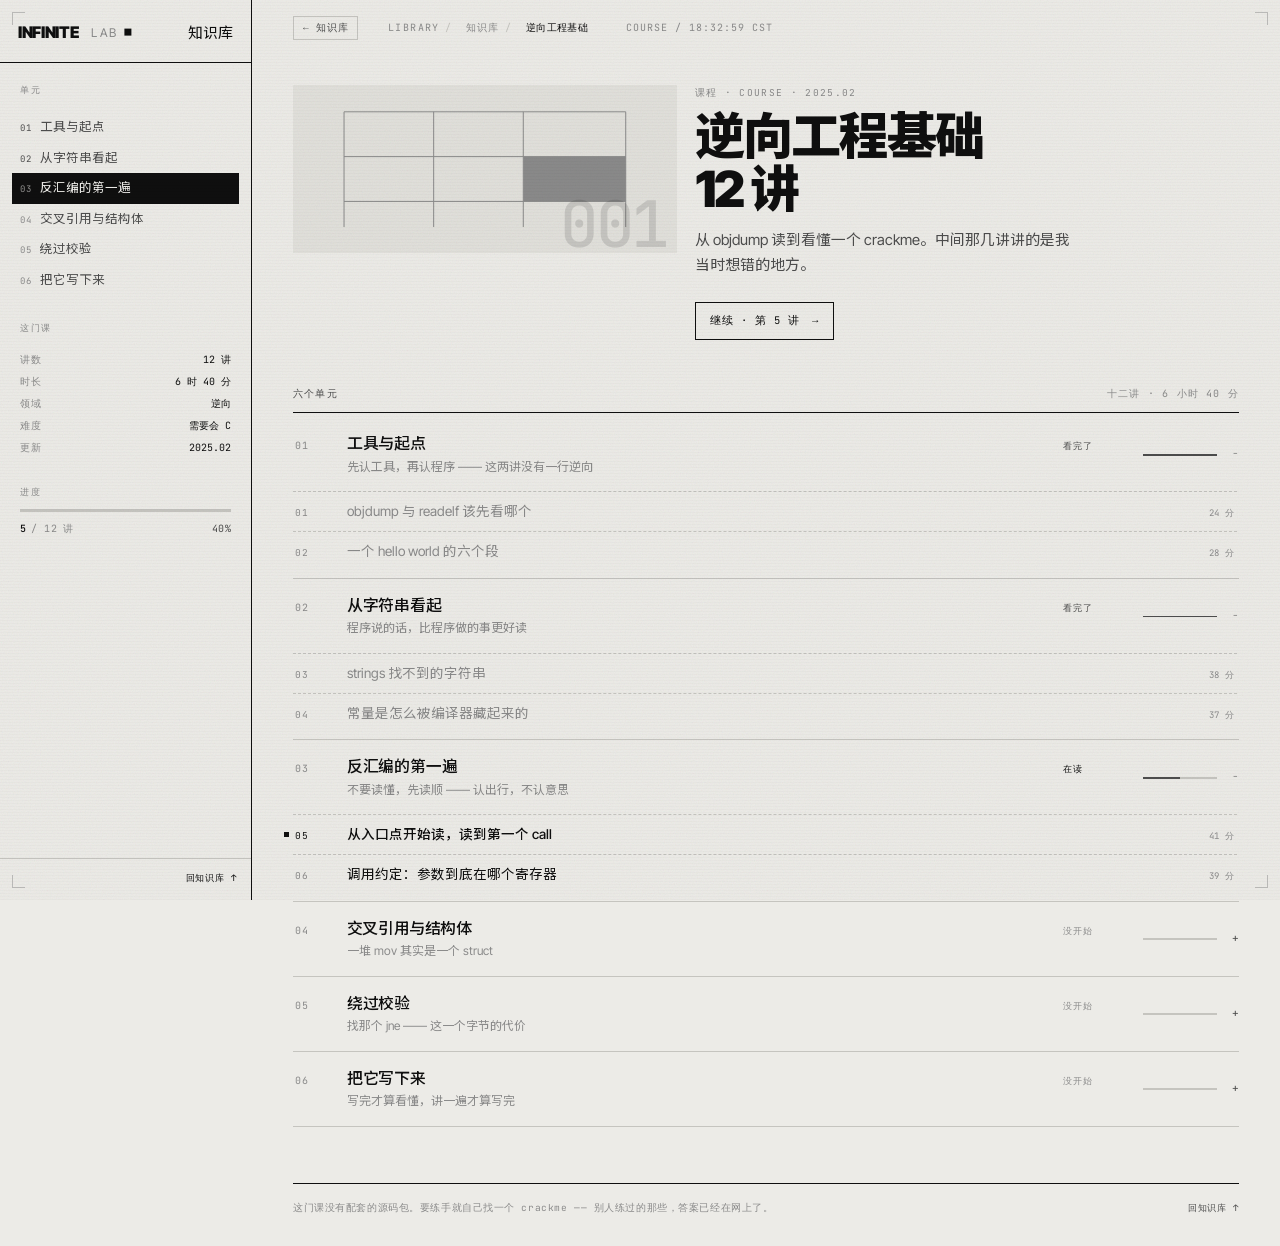
<file: course.html>
<!DOCTYPE html>
<html lang="zh-CN">
<head>
<meta charset="utf-8">
<meta name="viewport" content="width=device-width, initial-scale=1">
<title>逆向工程基础 12 讲 — INFINITE</title>
<meta name="description" content="从 objdump 读到看懂一个 crackme。六个单元，十二讲，其中三讲讲的是我当时想错的地方。">
<meta name="color-scheme" content="light">
<meta name="theme-color" content="#ECEBE7">
<link rel="icon" href="data:image/svg+xml,%3Csvg xmlns='http://www.w3.org/2000/svg' viewBox='0 0 32 32'%3E%3Crect width='32' height='32' fill='%230F0F0F'/%3E%3Crect x='6' y='14' width='20' height='4' fill='%23ECEBE7'/%3E%3C/svg%3E">
<link rel="preload" href="assets/fonts/nssc-900.woff2" as="font" type="font/woff2" crossorigin>
<link rel="preload" href="assets/fonts/nssc-400.woff2" as="font" type="font/woff2" crossorigin>
<link rel="stylesheet" href="assets/css/style.css">
<link rel="stylesheet" href="assets/css/library.css">
<link rel="stylesheet" href="assets/css/course.css">
<script>document.documentElement.classList.add('js');</script>
</head>
<body class="is-course">

<div class="loader" id="loader" role="status" aria-label="正在载入">
  <div class="ld-head">
    <span class="ld-mark">INFINITE<em>LAB</em><i></i></span>
    <span class="ld-tag">Course</span>
  </div>
    <div class="ld-core">
  <div class="ld-dial">
    <svg class="ld-ring" viewBox="0 0 200 200" aria-hidden="true" focusable="false">
      <g transform="rotate(-90 100 100)">
        <circle class="ld-ring-track" cx="100" cy="100" r="86"></circle>
        <circle class="ld-ring-fill" id="ldRing" cx="100" cy="100" r="86"></circle>
      </g>
      <g id="ldTipG"><rect class="ld-tip" x="93" y="0" width="14" height="14"></rect></g>
    </svg>
    <p class="ld-num"><b id="ldPct">000</b><span>%</span></p>
  </div>
  <div class="ld-cap">
    <p class="ld-title">逆向工程基础</p>
    <p class="ld-desc">六个单元 · 十二讲 · 6 小时 40 分</p>
    <p class="ld-phase" id="ldPhase">正在取单元</p>
  </div>
  </div>

</div>

<div class="grain" aria-hidden="true"></div>
<div class="scan" aria-hidden="true"></div>
<div class="crop" aria-hidden="true"><i></i><i></i><i></i><i></i></div>

<div class="kb-shell">

  <!-- 左栏：这门课自己的目录 -->
  <aside class="kb-side">
    <div class="ks-brand">
      <a href="index.html" class="ks-mark">INFINITE<em>LAB</em><i></i></a>
      <span>知识库</span>
    </div>

    <div class="ks-scroll">
      <div class="ks-block">
        <p class="ks-label">单元</p>
        <ul class="cu-nav">
          <li><a href="#u1" class="is-done"><b>01</b>工具与起点</a></li>
          <li><a href="#u2" class="is-done"><b>02</b>从字符串看起</a></li>
          <li><a href="#u3" class="is-now" aria-current="true"><b>03</b>反汇编的第一遍</a></li>
          <li><a href="#u4"><b>04</b>交叉引用与结构体</a></li>
          <li><a href="#u5"><b>05</b>绕过校验</a></li>
          <li><a href="#u6"><b>06</b>把它写下来</a></li>
        </ul>
      </div>

      <div class="ks-block">
        <p class="ks-label">这门课</p>
        <dl class="cu-facts">
          <div><dt>讲数</dt><dd>12 讲</dd></div>
          <div><dt>时长</dt><dd>6 时 40 分</dd></div>
          <div><dt>领域</dt><dd>逆向</dd></div>
          <div><dt>难度</dt><dd>需要会 C</dd></div>
          <div><dt>更新</dt><dd>2025.02</dd></div>
        </dl>
      </div>

      <div class="ks-block">
        <p class="ks-label">进度</p>
        <div class="ks-meter"><div class="ks-bar" style="--p:40%"></div></div>
        <p class="ks-num"><b>5</b> / 12 讲<span>40%</span></p>
      </div>
    </div>

    <div class="ks-foot">
      <a href="library.html" class="kb-back">回知识库 ↑</a>
    </div>
  </aside>

  <main class="kb-main">

    <header class="kb-top">
    <a class="kb-up" href="library.html"><i>&#8592;</i>知识库</a>
      <p class="kb-crumb">
        <span>Library</span><i>/</i>
        <a href="library.html">知识库</a><i>/</i>
        <b>逆向工程基础</b>
      </p>
      <p class="kb-clock">COURSE / <span id="clock">--:--:--</span> CST</p>
    </header>

    <div class="kb-body">

      <!-- 课程头：封面 + 信息 -->
      <section class="cu-hero">
        <div class="cu-cover">
          <svg class="kc-fig" viewBox="0 0 100 44" fill="none" stroke="currentColor" stroke-width="1" aria-hidden="true">
            <path d="M6 4H94M6 18H94M6 32H94M6 4V40M34 4V40M62 4V40M94 4V40"/>
            <rect class="fig-solid" x="62" y="18" width="32" height="14"/>
          </svg>
          <span class="kc-no">001</span>
        </div>

        <div class="cu-info">
          <p class="cu-kicker">课程 · Course · 2025.02</p>
          <h1 class="cu-h1">逆向工程基础<br>12 讲</h1>
          <p class="cu-dek">从 objdump 读到看懂一个 crackme。中间那几讲讲的是我当时想错的地方。</p>
          <a class="cu-cta" href="#u3"><span>继续 · 第 5 讲</span><i>→</i></a>
        </div>
      </section>

      <!-- 单元 -->
      <section class="cu-list" aria-label="课程单元">
        <p class="cu-line"><b>六个单元</b><span>十二讲 · 6 小时 40 分</span></p>

        <details class="cu-unit" id="u1" open>
          <summary class="cu-head">
            <span class="cu-no">01</span>
            <span class="cu-wrap">
              <span class="cu-title">工具与起点</span>
              <span class="cu-sub">先认工具，再认程序 —— 这两讲没有一行逆向</span>
            </span>
            <span class="cu-state is-done">看完了</span>
            <span class="cu-bar"><i style="--p:100%"></i></span>
          </summary>
          <ol class="cu-lessons">
            <li class="cu-lesson is-done"><a href="#">
              <span class="cl-no">01</span>
              <span class="cl-title">objdump 与 readelf 该先看哪个</span>
              <span class="cl-time">24 分</span>
            </a></li>
            <li class="cu-lesson is-done"><a href="#">
              <span class="cl-no">02</span>
              <span class="cl-title">一个 hello world 的六个段</span>
              <span class="cl-time">28 分</span>
            </a></li>
          </ol>
        </details>

        <details class="cu-unit" id="u2" open>
          <summary class="cu-head">
            <span class="cu-no">02</span>
            <span class="cu-wrap">
              <span class="cu-title">从字符串看起</span>
              <span class="cu-sub">程序说的话，比程序做的事更好读</span>
            </span>
            <span class="cu-state is-done">看完了</span>
            <span class="cu-bar"><i style="--p:100%"></i></span>
          </summary>
          <ol class="cu-lessons">
            <li class="cu-lesson is-done"><a href="#">
              <span class="cl-no">03</span>
              <span class="cl-title">strings 找不到的字符串</span>
              <span class="cl-time">38 分</span>
            </a></li>
            <li class="cu-lesson is-done"><a href="#">
              <span class="cl-no">04</span>
              <span class="cl-title">常量是怎么被编译器藏起来的</span>
              <span class="cl-time">37 分</span>
            </a></li>
          </ol>
        </details>

        <details class="cu-unit" id="u3" open>
          <summary class="cu-head">
            <span class="cu-no">03</span>
            <span class="cu-wrap">
              <span class="cu-title">反汇编的第一遍</span>
              <span class="cu-sub">不要读懂，先读顺 —— 认出行，不认意思</span>
            </span>
            <span class="cu-state is-now">在读</span>
            <span class="cu-bar"><i style="--p:50%"></i></span>
          </summary>
          <ol class="cu-lessons">
            <li class="cu-lesson is-now"><a href="#">
              <span class="cl-no">05</span>
              <span class="cl-title">从入口点开始读，读到第一个 call</span>
              <span class="cl-time">41 分</span>
            </a></li>
            <li class="cu-lesson"><a href="#">
              <span class="cl-no">06</span>
              <span class="cl-title">调用约定：参数到底在哪个寄存器</span>
              <span class="cl-time">39 分</span>
            </a></li>
          </ol>
        </details>

        <details class="cu-unit" id="u4">
          <summary class="cu-head">
            <span class="cu-no">04</span>
            <span class="cu-wrap">
              <span class="cu-title">交叉引用与结构体</span>
              <span class="cu-sub">一堆 mov 其实是一个 struct</span>
            </span>
            <span class="cu-state">没开始</span>
            <span class="cu-bar"><i style="--p:0%"></i></span>
          </summary>
          <ol class="cu-lessons">
            <li class="cu-lesson"><a href="#">
              <span class="cl-no">07</span>
              <span class="cl-title">把一堆 mov 读成一个 struct</span>
              <span class="cl-time">34 分</span>
            </a></li>
            <li class="cu-lesson"><a href="#">
              <span class="cl-no">08</span>
              <span class="cl-title">xref 表是怎么帮你省两小时的</span>
              <span class="cl-time">36 分</span>
            </a></li>
          </ol>
        </details>

        <details class="cu-unit" id="u5">
          <summary class="cu-head">
            <span class="cu-no">05</span>
            <span class="cu-wrap">
              <span class="cu-title">绕过校验</span>
              <span class="cu-sub">找那个 jne —— 这一个字节的代价</span>
            </span>
            <span class="cu-state">没开始</span>
            <span class="cu-bar"><i style="--p:0%"></i></span>
          </summary>
          <ol class="cu-lessons">
            <li class="cu-lesson"><a href="#">
              <span class="cl-no">09</span>
              <span class="cl-title">找那个 jne</span>
              <span class="cl-time">31 分</span>
            </a></li>
            <li class="cu-lesson"><a href="#">
              <span class="cl-no">10</span>
              <span class="cl-title">改一个字节，还是改一条逻辑</span>
              <span class="cl-time">34 分</span>
            </a></li>
          </ol>
        </details>

        <details class="cu-unit" id="u6">
          <summary class="cu-head">
            <span class="cu-no">06</span>
            <span class="cu-wrap">
              <span class="cu-title">把它写下来</span>
              <span class="cu-sub">写完才算看懂，讲一遍才算写完</span>
            </span>
            <span class="cu-state">没开始</span>
            <span class="cu-bar"><i style="--p:0%"></i></span>
          </summary>
          <ol class="cu-lessons">
            <li class="cu-lesson"><a href="#">
              <span class="cl-no">11</span>
              <span class="cl-title">笔记该记什么，不该记什么</span>
              <span class="cl-time">26 分</span>
            </a></li>
            <li class="cu-lesson"><a href="#">
              <span class="cl-no">12</span>
              <span class="cl-title">复现一遍：从零到跑通</span>
              <span class="cl-time">32 分</span>
            </a></li>
          </ol>
        </details>
      </section>

      <footer class="kb-foot">
        <p>这门课没有配套的源码包。要练手就自己找一个 crackme —— 别人练过的那些，答案已经在网上了。</p>
        <a href="library.html" class="kb-back">回知识库 ↑</a>
      </footer>

    </div>
  </main>
</div>


<script src="assets/js/veil.js"></script>
<script src="assets/js/boot.js"></script>
<script src="assets/js/course.js"></script>
</body>
</html>
</file>
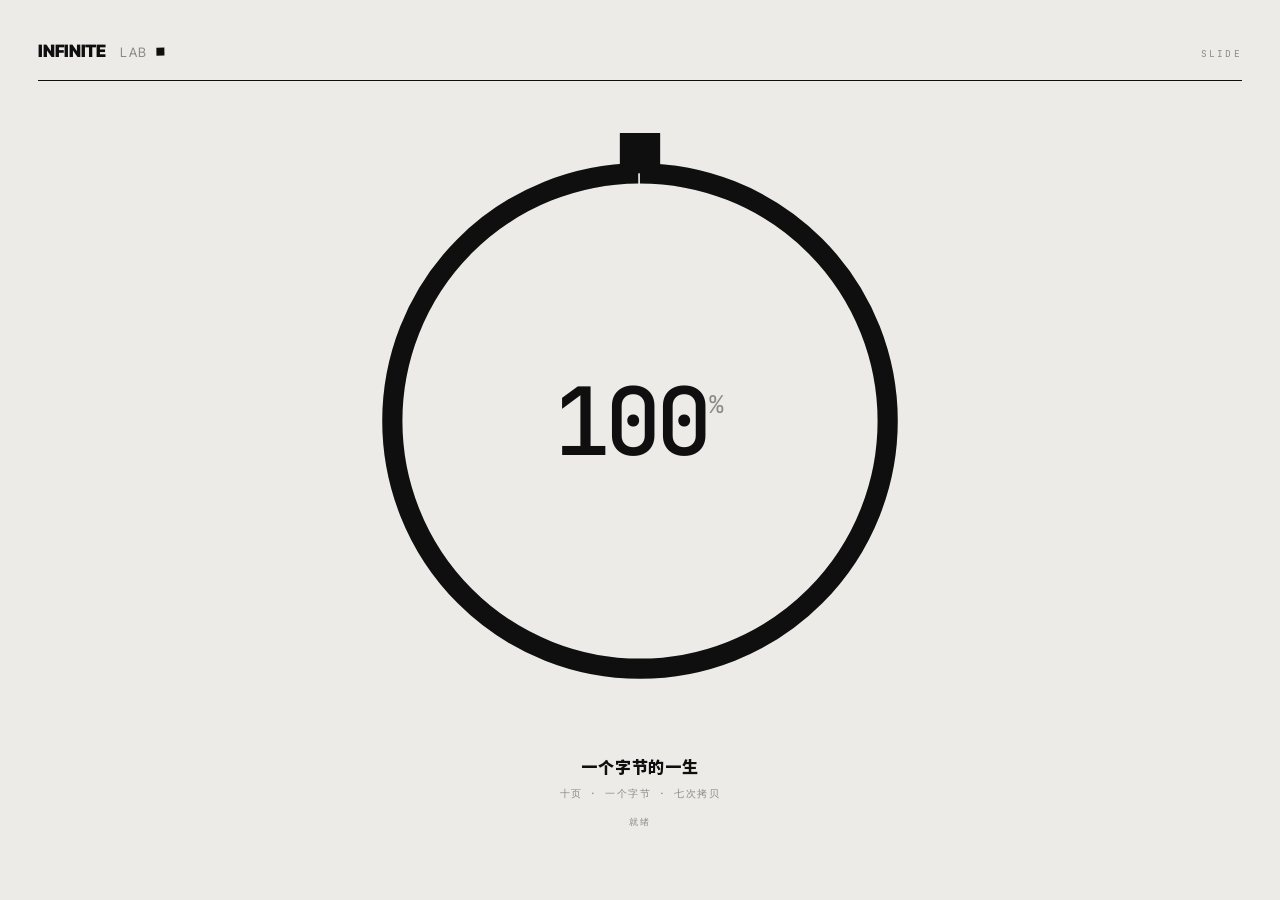
<file: deck.html>
<!DOCTYPE html>
<html lang="zh-CN">
<head>
<meta charset="utf-8">
<meta name="viewport" content="width=device-width, initial-scale=1">
<title>一个字节的一生 — INFINITE</title>
<meta name="description" content="从键盘按下到屏幕上出现，一个字节在中间被完整拷贝了七次。十页幻灯片，一次一次的拷贝。">
<meta name="color-scheme" content="light">
<meta name="theme-color" content="#ECEBE7">
<link rel="icon" href="data:image/svg+xml,%3Csvg xmlns='http://www.w3.org/2000/svg' viewBox='0 0 32 32'%3E%3Crect width='32' height='32' fill='%230F0F0F'/%3E%3Crect x='6' y='14' width='20' height='4' fill='%23ECEBE7'/%3E%3C/svg%3E">
<link rel="preload" href="assets/fonts/nssc-900.woff2" as="font" type="font/woff2" crossorigin>
<link rel="preload" href="assets/fonts/nssc-400.woff2" as="font" type="font/woff2" crossorigin>
<link rel="stylesheet" href="assets/css/style.css">
<link rel="stylesheet" href="assets/css/library.css">
<link rel="stylesheet" href="assets/css/deck.css">
<script>document.documentElement.classList.add('js');</script>
</head>
<body class="is-deck">

<div class="loader" id="loader" role="status" aria-label="正在载入">
  <div class="ld-head">
    <span class="ld-mark">INFINITE<em>LAB</em><i></i></span>
    <span class="ld-tag">Slide</span>
  </div>
  <div class="ld-core">
    <div class="ld-dial">
      <svg class="ld-ring" viewBox="0 0 200 200" aria-hidden="true" focusable="false">
        <g transform="rotate(-90 100 100)">
          <circle class="ld-ring-track" cx="100" cy="100" r="86"></circle>
          <circle class="ld-ring-fill" id="ldRing" cx="100" cy="100" r="86"></circle>
        </g>
        <g id="ldTipG"><rect class="ld-tip" x="93" y="0" width="14" height="14"></rect></g>
      </svg>
      <p class="ld-num"><b id="ldPct">000</b><span>%</span></p>
    </div>
    <div class="ld-cap">
      <p class="ld-title">一个字节的一生</p>
      <p class="ld-desc">十页 · 一个字节 · 七次拷贝</p>
      <p class="ld-phase" id="ldPhase">正在排版</p>
    </div>
  </div>
</div>

<div class="grain" aria-hidden="true"></div>
<div class="scan" aria-hidden="true"></div>
<div class="crop" aria-hidden="true"><i></i><i></i><i></i><i></i></div>

<div class="kb-shell">

  <!-- 左栏：页码目录 -->
  <aside class="kb-side">
    <div class="ks-brand">
      <a href="index.html" class="ks-mark">INFINITE<em>LAB</em><i></i></a>
      <span>幻灯片</span>
    </div>

    <div class="ks-scroll">
      <div class="ks-block">
        <p class="ks-label">页</p>
        <ul class="dk-nav" id="dkNav">
          <li><a href="#s1" class="is-now" aria-current="true"><b>01</b>封面</a></li>
          <li><a href="#s2"><b>02</b>按下它</a></li>
          <li><a href="#s3"><b>03</b>中断</a></li>
          <li><a href="#s4"><b>04</b>行规程</a></li>
          <li><a href="#s5"><b>05</b>read</a></li>
          <li><a href="#s6"><b>06</b>stdio</a></li>
          <li><a href="#s7"><b>07</b>write</a></li>
          <li><a href="#s8"><b>08</b>终端</a></li>
          <li><a href="#s9"><b>09</b>上屏</a></li>
          <li><a href="#s10"><b>10</b>结算</a></li>
        </ul>
      </div>

      <div class="ks-block">
        <p class="ks-label">这一份</p>
        <dl class="cu-facts">
          <div><dt>页数</dt><dd>10 页</dd></div>
          <div><dt>领域</dt><dd>系统</dd></div>
          <div><dt>格式</dt><dd>HTML</dd></div>
          <div><dt>版本</dt><dd>2025.03</dd></div>
        </dl>
      </div>

      <div class="ks-block">
        <p class="ks-label">进度</p>
        <div class="ks-meter"><div class="ks-bar" id="dkBar" style="--p:10%"></div></div>
        <p class="ks-num"><b id="dkNow">1</b> / 10 页<span id="dkPct">10%</span></p>
      </div>
    </div>

    <div class="ks-foot">
      <a href="library.html" class="kb-back">回知识库 ↑</a>
    </div>
  </aside>

  <main class="kb-main">

    <header class="kb-top">
      <a class="kb-up" href="library.html"><i>&#8592;</i>幻灯片</a>
      <p class="kb-crumb">
        <span>Library</span><i>/</i>
        <a href="library.html">知识库</a><i>/</i>
        <b>一个字节的一生</b>
      </p>
      <p class="kb-clock">SLIDE / <span id="clock">--:--:--</span> CST</p>
    </header>

    <div class="kb-body">

      <!-- 工具条：页码 + 操作 -->
      <div class="dk-tool">
        <p class="dk-count"><b id="dkNo">01</b><i>/</i><span>10</span></p>
        <p class="dk-hint">方向键翻页 · <kbd>F</kbd> 满屏 · <kbd>Esc</kbd> 退出</p>
        <div class="dk-acts">
          <button type="button" class="dk-btn" id="dkPrev" aria-label="上一页">←</button>
          <button type="button" class="dk-btn" id="dkNext" aria-label="下一页">→</button>
          <button type="button" class="dk-btn dk-btn--w" id="dkFull">满屏</button>
        </div>
      </div>

      <!-- 舞台 -->
      <div class="dk-stage" id="dkStage" aria-live="polite">

        <section class="dk-slide is-on" id="s1" data-no="01">
          <p class="ds-kicker">Slide · 2025.03</p>
          <h2 class="ds-h ds-h--xl">一个字节<br>的一生</h2>
          <p class="ds-p">从手指压下去，到屏幕上亮起来。</p>
          <p class="ds-meta">十页 · 一次一次的拷贝</p>
        </section>

        <section class="dk-slide" id="s2" data-no="02">
          <p class="ds-kicker">02 — 按下它</p>
          <h2 class="ds-h">键盘不知道什么是「字符」</h2>
          <p class="ds-p">它只知道哪一个开关合上了。这个信息叫 scancode，一次三个字节：按下码、抬起码、外加一个用来区分多字节的 <code>0xE0</code>。</p>
          <figure class="ds-fig">
            <svg viewBox="0 0 100 30" aria-hidden="true">
              <rect class="df-b" x="6" y="6" width="26" height="18"></rect>
              <rect class="df-b" x="37" y="6" width="26" height="18"></rect>
              <rect class="df-b" x="68" y="6" width="26" height="18"></rect>
              <text class="df-t" x="19" y="17" text-anchor="middle">1C</text>
              <text class="df-t" x="50" y="17" text-anchor="middle">9C</text>
              <text class="df-t" x="81" y="17" text-anchor="middle">E0</text>
            </svg>
          </figure>
          <p class="ds-note">十六进制是 keyboard 那一侧的语言，不是你的。</p>
        </section>

        <section class="dk-slide" id="s3" data-no="03">
          <p class="ds-kicker">03 — 中断</p>
          <h2 class="ds-h">CPU 手里的事被打断了</h2>
          <p class="ds-p">IRQ&nbsp;1 抬起来，内核的键盘驱动从键盘控制器里把 scancode 读走，翻成键码，塞进这个 tty 的输入队列。</p>
          <figure class="ds-fig">
            <svg viewBox="0 0 100 30" aria-hidden="true">
              <path class="df-l" d="M4 15h22M40 15h18M72 15h18"></path>
              <rect class="df-b" x="26" y="7" width="14" height="16"></rect>
              <rect class="df-b" x="58" y="7" width="14" height="16"></rect>
              <path class="df-l" d="M90 11.5L95 15l-5 3.5z"></path>
              <text class="df-t df-t--s" x="33" y="4" text-anchor="middle">驱动</text>
              <text class="df-t df-t--s" x="65" y="4" text-anchor="middle">队列</text>
              <text class="df-t df-t--s" x="13" y="12" text-anchor="middle">IRQ</text>
            </svg>
          </figure>
          <p class="ds-note">此时它已经是一字节了，但还不在你的程序里。</p>
        </section>

        <section class="dk-slide" id="s4" data-no="04">
          <p class="ds-kicker">04 — 行规程</p>
          <h2 class="ds-h">谁来决定这个字节归谁</h2>
          <p class="ds-p">line discipline 站在中间。回显要不要、退格删不删、Ctrl-C 是不是信号 —— 都是它说了算，不是键盘，也不是你的程序。</p>
          <figure class="ds-fig">
            <svg viewBox="0 0 100 32" aria-hidden="true">
              <rect class="df-b" x="4" y="8" width="20" height="16"></rect>
              <rect class="df-b df-b--solid" x="40" y="4" width="20" height="24"></rect>
              <rect class="df-b" x="76" y="8" width="20" height="16"></rect>
              <path class="df-l" d="M24 16h16M60 16h16"></path>
              <text class="df-t df-t--s" x="14" y="31" text-anchor="middle">输入</text>
              <text class="df-t df-t--s" x="50" y="31" text-anchor="middle">规程</text>
              <text class="df-t df-t--s" x="86" y="31" text-anchor="middle">进程</text>
            </svg>
          </figure>
          <p class="ds-note">这一步是纯逻辑，一次拷贝都没有。</p>
        </section>

        <section class="dk-slide" id="s5" data-no="05">
          <p class="ds-kicker">05 — read</p>
          <h2 class="ds-h">第一次交到你手上</h2>
          <p class="ds-p"><code>read(0, buf, 1)</code> 返回的那一克数据，是内核把环形缓冲区里的字节 <code>copy_to_user</code> 过来的。内核态 → 用户态，第一次拷贝。</p>
          <figure class="ds-fig">
            <svg viewBox="0 0 100 26" aria-hidden="true">
              <rect class="df-b" x="4" y="5" width="36" height="16"></rect>
              <rect class="df-b df-b--solid" x="60" y="5" width="36" height="16"></rect>
              <path class="df-l" d="M40 13h16M56 10l4 3-4 3z"></path>
              <text class="df-t df-t--s" x="22" y="16" text-anchor="middle">内核</text>
              <text class="df-t df-t--s" x="78" y="16" text-anchor="middle">buf</text>
            </svg>
          </figure>
          <p class="ds-note">清零一次、写入一次，两个地址空间。</p>
        </section>

        <section class="dk-slide" id="s6" data-no="06">
          <p class="ds-kicker">06 — stdio</p>
          <h2 class="ds-h">你的 printf 没打算马上写出去</h2>
          <p class="ds-p">它先抄进 <code>FILE</code> 那块 4&nbsp;KB 的缓冲，攒着。遇到换行、缓冲满、或者你要读输入，才真正调一次 write。</p>
          <figure class="ds-fig">
            <svg viewBox="0 0 100 28" aria-hidden="true">
              <path class="df-l" d="M4 14h18"></path>
              <rect class="df-b" x="22" y="6" width="34" height="16"></rect>
              <rect class="df-b df-b--fill" x="24" y="8" width="7" height="12"></rect>
              <path class="df-l" d="M56 14h18M74 11l5 3-5 3z"></path>
              <text class="df-t df-t--s" x="39" y="4" text-anchor="middle">4 KB</text>
            </svg>
          </figure>
          <p class="ds-note">第二次拷贝，抄进用户态自己的缓冲区。</p>
        </section>

        <section class="dk-slide" id="s7" data-no="07">
          <p class="ds-kicker">07 — write</p>
          <h2 class="ds-h">回到内核去</h2>
          <p class="ds-p">缓冲区满了，<code>write(1, buf, n)</code> 把这一段再 <code>copy_from_user</code> 回内核。第三次拷贝，方向和你 read 时相反。</p>
          <figure class="ds-fig">
            <svg viewBox="0 0 100 26" aria-hidden="true">
              <rect class="df-b df-b--solid" x="4" y="5" width="36" height="16"></rect>
              <rect class="df-b" x="60" y="5" width="36" height="16"></rect>
              <path class="df-l" d="M40 13h16M56 10l4 3-4 3z"></path>
              <text class="df-t df-t--s" x="22" y="16" text-anchor="middle">buf</text>
              <text class="df-t df-t--s" x="78" y="16" text-anchor="middle">pty</text>
            </svg>
          </figure>
          <p class="ds-note">到这里，内核已经拿到你要显示的字符串了。</p>
        </section>

        <section class="dk-slide" id="s8" data-no="08">
          <p class="ds-kicker">08 — 终端</p>
          <h2 class="ds-h">终端只认转义序列</h2>
          <p class="ds-p">它不认识「字」，只认识 <code>ESC&nbsp;[</code> 开头的一串坐标与属性。谁把字符变成画，是这个软件的事，不是内核的事。</p>
          <figure class="ds-fig">
            <svg viewBox="0 0 100 26" aria-hidden="true">
              <rect class="df-b" x="4" y="4" width="40" height="18"></rect>
              <path class="df-l" d="M9 9h30M9 13h20M9 17h26"></path>
              <path class="df-l" d="M48 13h16M64 10l5 3-5 3z"></path>
              <rect class="df-b df-b--fill" x="76" y="6" width="18" height="14"></rect>
            </svg>
          </figure>
          <p class="ds-note">第四次拷贝：字符进字形缓存。</p>
        </section>

        <section class="dk-slide" id="s9" data-no="09">
          <p class="ds-kicker">09 — 上屏</p>
          <h2 class="ds-h">最后两跳</h2>
          <p class="ds-p">字形位图写进纹理 → 合成器把这一层贴到屏幕上。这两跳已经不是字符，是像素了，但它仍然是那块内存被搬来搬去。</p>
          <figure class="ds-fig">
            <svg viewBox="0 0 100 36" aria-hidden="true">
              <rect class="df-b" x="6" y="6" width="22" height="16"></rect>
              <rect class="df-b df-b--solid" x="39" y="3" width="22" height="22"></rect>
              <rect class="df-b" x="72" y="6" width="22" height="16"></rect>
              <path class="df-l" d="M28 14h11M61 14h11"></path>
              <text class="df-t df-t--s" x="17" y="32" text-anchor="middle">位图</text>
              <text class="df-t df-t--s" x="50" y="32" text-anchor="middle">纹理</text>
              <text class="df-t df-t--s" x="83" y="32" text-anchor="middle">屏幕</text>
            </svg>
          </figure>
          <p class="ds-note">第五、第六次。到这里它终于发光了。</p>
        </section>

        <section class="dk-slide dk-slide--end" id="s10" data-no="10">
          <p class="ds-kicker">10 — 结算</p>
          <p class="ds-big">七次</p>
          <h2 class="ds-h">一个字节，被完整搬了七次</h2>
          <ol class="ds-list">
            <li><b>1</b>内核环形缓冲 → 你的 buf</li>
            <li><b>2</b>buf → stdio 的 4 KB</li>
            <li><b>3</b>stdio → 内核 pty</li>
            <li><b>4</b>pty → 终端的字符网格</li>
            <li><b>5</b>字符 → 字形位图</li>
            <li><b>6</b>位图 → GPU 纹理</li>
            <li><b>7</b>纹理 → 帧缓冲</li>
          </ol>
          <p class="ds-note">所以「输入延迟」这个词，问的从来不是一次操作，是七次里的哪一次。</p>
        </section>

      </div>

      <!-- 舞台下方：页码点 + 备注 -->
      <div class="dk-foot">
        <p class="dk-dots" id="dkDots" aria-hidden="true"></p>
        <button type="button" class="dk-note" id="dkNote" aria-expanded="false">
          <span class="dn-label">备注</span>
          <span class="dn-text" id="dnText">这一份没有演讲者备注 —— 讲的时候就是照着这几行字念。</span>
        </button>
      </div>

      <footer class="kb-foot">
        <p>幻灯片是 HTML，不是 PDF。要带走就右键另存，或者直接 <code>Cmd/Ctrl + P</code> 打成纸。</p>
        <a href="library.html" class="kb-back">回知识库 ↑</a>
      </footer>

    </div>
  </main>
</div>

<script src="assets/js/veil.js"></script>
<script src="assets/js/boot.js"></script>
<script src="assets/js/deck.js"></script>
</body>
</html>
</file>
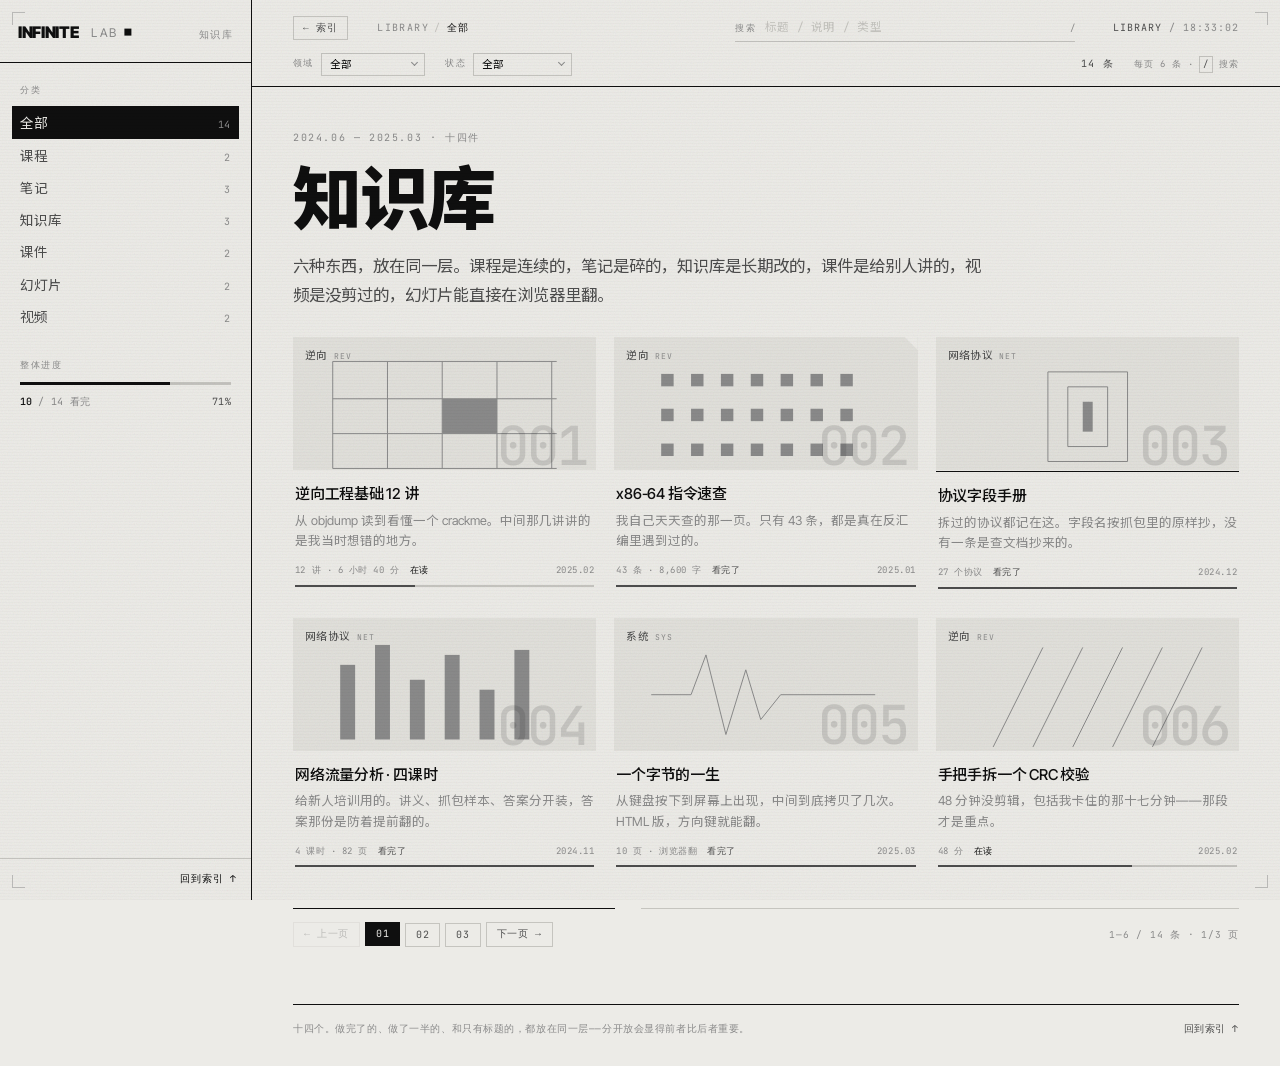
<file: library.html>
<!doctype html>
<html lang="zh-CN">
<head>
<meta charset="utf-8">
<meta name="viewport" content="width=device-width, initial-scale=1, viewport-fit=cover">
<title>知识库 — INFINITE</title>
<meta name="description" content="课程、笔记、知识库、课件、视频、幻灯片。做过的东西都在这，没做完的也在。">
<meta name="theme-color" content="#ECEBE7">
<meta name="color-scheme" content="light">
<link rel="icon" href="data:image/svg+xml,%3Csvg xmlns='http://www.w3.org/2000/svg' viewBox='0 0 32 32'%3E%3Crect width='32' height='32' fill='%230F0F0F'/%3E%3Crect x='6' y='12' width='20' height='8' fill='%23ECEBE7'/%3E%3C/svg%3E">
<link rel="preload" href="assets/fonts/nssc-900.woff2" as="font" type="font/woff2" crossorigin>
<link rel="preload" href="assets/fonts/inter-tight-var.woff2" as="font" type="font/woff2" crossorigin>
<link rel="stylesheet" href="assets/css/style.css">
<link rel="stylesheet" href="assets/css/library.css">
<script>document.documentElement.classList.add('js');</script>
</head>
<body class="is-library">


<div class="loader" id="loader" role="status" aria-label="正在载入">
  <div class="ld-head">
    <span class="ld-mark">INFINITE<em>LAB</em><i></i></span>
    <span class="ld-tag">Library</span>
  </div>
    <div class="ld-core">
  <div class="ld-dial">
    <svg class="ld-ring" viewBox="0 0 200 200" aria-hidden="true" focusable="false">
      <g transform="rotate(-90 100 100)">
        <circle class="ld-ring-track" cx="100" cy="100" r="86"></circle>
        <circle class="ld-ring-fill" id="ldRing" cx="100" cy="100" r="86"></circle>
      </g>
      <g id="ldTipG"><rect class="ld-tip" x="93" y="0" width="14" height="14"></rect></g>
    </svg>
    <p class="ld-num"><b id="ldPct">000</b><span>%</span></p>
  </div>
  <div class="ld-cap">
    <p class="ld-title">知识库</p>
    <p class="ld-desc">十四件东西 · 六种类型</p>
    <p class="ld-phase" id="ldPhase">正在取索引</p>
  </div>
  </div>

</div>

<div class="grain" aria-hidden="true"></div>
<div class="scan" aria-hidden="true"></div>
<div class="crop" aria-hidden="true"><i></i><i></i><i></i><i></i></div>

<div class="kb-shell">

  <aside class="kb-side" id="side">

    <a class="ks-brand" href="index.html">
      <span class="ks-mark">INFINITE<em>LAB</em><i></i></span>
      <span class="ks-here">知识库</span>
    </a>

    <div class="ks-scroll">

      <nav class="ks-block" aria-label="按类型">
        <p class="ks-label">分类</p>
        <ul class="ks-list" id="kindList">
          <li><input type="radio" name="kind" id="k-0" value="全部" class="ks-radio" checked><label for="k-0"><span>全部</span><b>14</b></label></li>
          <li><input type="radio" name="kind" id="k-1" value="course" class="ks-radio"><label for="k-1"><span>课程</span><b>2</b></label></li>
          <li><input type="radio" name="kind" id="k-2" value="note" class="ks-radio"><label for="k-2"><span>笔记</span><b>3</b></label></li>
          <li><input type="radio" name="kind" id="k-3" value="wiki" class="ks-radio"><label for="k-3"><span>知识库</span><b>3</b></label></li>
          <li><input type="radio" name="kind" id="k-4" value="deck" class="ks-radio"><label for="k-4"><span>课件</span><b>2</b></label></li>
          <li><input type="radio" name="kind" id="k-5" value="slide" class="ks-radio"><label for="k-5"><span>幻灯片</span><b>2</b></label></li>
          <li><input type="radio" name="kind" id="k-6" value="video" class="ks-radio"><label for="k-6"><span>视频</span><b>2</b></label></li>
        </ul>
      </nav>

      <div class="ks-block ks-meter">
        <p class="ks-label">整体进度</p>
        <div class="ks-bar"><i style="--p:71%"></i></div>
        <p class="ks-num"><b>10</b> / 14 看完<span>71%</span></p>
      </div>

    </div>

    <div class="ks-foot">
      <a href="index.html#index">回到索引 ↑</a>
    </div>

  </aside>

  <div class="kb-main">

    <div class="kb-head">
    <header class="kb-top">
    <a class="kb-up" href="index.html"><i>&#8592;</i>索引</a>
      <p class="kb-crumb">Library<i>/</i><b id="crumb">全部</b></p>

      <div class="kb-search">
        <label class="kb-search-l" for="q">搜索</label>
        <input type="search" id="q" placeholder="标题 / 说明 / 类型" autocomplete="off" spellcheck="false" enterkeyhint="search">
        <kbd class="kb-search-k" aria-hidden="true">/</kbd>
      </div>

      <p class="kb-clock"><b>LIBRARY</b> / <span id="clock">--:--:--</span></p>
    </header>

      <div class="kb-bar">
        <label class="kf">
          <span class="kf-label">领域</span>
          <span class="kf-wrap">
            <select id="fieldSel" class="kf-sel" aria-label="按领域筛选">
              <option value="全部">全部</option>
              <option value="rev">逆向</option>
              <option value="net">网络协议</option>
              <option value="sys">系统</option>
              <option value="sec">密码学</option>
              <option value="fe">前端</option>
              <option value="meta">方法</option>
            </select>
          </span>
        </label>

        <label class="kf">
          <span class="kf-label">状态</span>
          <span class="kf-wrap">
            <select id="stateSel" class="kf-sel" aria-label="按状态筛选">
              <option value="全部">全部</option>
              <option value="doing">在读</option>
              <option value="todo">没开始</option>
              <option value="done">看完了</option>
            </select>
          </span>
        </label>

        <p class="kb-count" id="count">14 条</p>
        <p class="kb-hint">每页 6 条 · <kbd>/</kbd> 搜索</p>
      </div>
    </div>

    <main class="kb-body" id="top">

      <section class="kb-hero">
        <p class="kb-kicker">2024.06 — 2025.03 · 十四件</p>
        <h1 class="kb-h1">知识库</h1>
        <p class="kb-dek">六种东西，放在同一层。课程是连续的，笔记是碎的，知识库是长期改的，课件是给别人讲的，视频是没剪过的，幻灯片能直接在浏览器里翻。</p>
      </section>

      <ol class="kc-grid" id="grid">
      <li class="kc-item" data-field="rev" data-kind="course" data-state="doing" data-text="逆向 逆向 逆向 逆向 逆向工程基础 12 讲 从 objdump 读到看懂一个 crackme。中间那几讲讲的是我当时想错的地方。 课程 12 讲 · 6 小时 40 分 2025.02 在读">
        <a class="kc-card" href="course.html">
          <span class="kc-cover">
            <svg class="kc-fig" viewBox="0 0 100 44" fill="none" stroke="currentColor" stroke-width="1" aria-hidden="true"><path d="M5 5h90M5 20h90M5 34h90M5 48h90M5 5v43M27 5v43M49 5v43M71 5v43M93 5v43"/><rect x="49" y="20" width="22" height="14" class="fig-solid"/></svg>
            <span class="kc-no" aria-hidden="true">001</span>
            <span class="kc-tag">逆向<b>Rev</b></span>
          </span>
          <span class="kc-body">
            <h2 class="kc-title">逆向工程基础 12 讲</h2>
            <span class="kc-desc">从 objdump 读到看懂一个 crackme。中间那几讲讲的是我当时想错的地方。</span>
            <span class="kc-foot">
              <span class="kc-meta">12 讲 · 6 小时 40 分</span>
              <span class="kc-state">在读</span>
              <span class="kc-date">2025.02</span>
            </span>
            <span class="kc-bar"><i style="--p:40%"></i></span>
          </span>
        </a>
      </li>
      <li class="kc-item kc-item--cut" data-field="rev" data-kind="note" data-state="done" data-text="x86-64 指令速查 我自己天天查的那一页。只有 43 条，都是真在反汇编里遇到过的。 笔记 43 条 · 8,600 字 2025.01 看完了">
        <a class="kc-card" href="course.html">
          <span class="kc-cover">
            <svg class="kc-fig" viewBox="0 0 100 44" fill="none" stroke="currentColor" stroke-width="1" aria-hidden="true"><g class="fig-solid"><rect x="8" y="10" width="5" height="5"/><rect x="20" y="10" width="5" height="5"/><rect x="32" y="10" width="5" height="5"/><rect x="44" y="10" width="5" height="5"/><rect x="56" y="10" width="5" height="5"/><rect x="68" y="10" width="5" height="5"/><rect x="80" y="10" width="5" height="5"/><rect x="8" y="24" width="5" height="5"/><rect x="20" y="24" width="5" height="5"/><rect x="32" y="24" width="5" height="5"/><rect x="44" y="24" width="5" height="5"/><rect x="56" y="24" width="5" height="5"/><rect x="68" y="24" width="5" height="5"/><rect x="80" y="24" width="5" height="5"/><rect x="8" y="38" width="5" height="5"/><rect x="20" y="38" width="5" height="5"/><rect x="32" y="38" width="5" height="5"/><rect x="44" y="38" width="5" height="5"/><rect x="56" y="38" width="5" height="5"/><rect x="68" y="38" width="5" height="5"/><rect x="80" y="38" width="5" height="5"/></g></svg>
            <span class="kc-no" aria-hidden="true">002</span>
            <span class="kc-tag">逆向<b>Rev</b></span>
          </span>
          <span class="kc-body">
            <h2 class="kc-title">x86-64 指令速查</h2>
            <span class="kc-desc">我自己天天查的那一页。只有 43 条，都是真在反汇编里遇到过的。</span>
            <span class="kc-foot">
              <span class="kc-meta">43 条 · 8,600 字</span>
              <span class="kc-state">看完了</span>
              <span class="kc-date">2025.01</span>
            </span>
            <span class="kc-bar"><i style="--p:100%"></i></span>
          </span>
        </a>
      </li>
      <li class="kc-item kc-item--low" data-field="net" data-kind="wiki" data-state="done" data-text="网络协议 网络协议 协议字段手册 拆过的协议都记在这。字段名按抓包里的原样抄，没有一条是查文档抄来的。 知识库 27 个协议 2024.12 看完了">
        <a class="kc-card" href="course.html">
          <span class="kc-cover">
            <svg class="kc-fig" viewBox="0 0 100 44" fill="none" stroke="currentColor" stroke-width="1" aria-hidden="true"><rect x="34" y="9" width="32" height="36"/><rect x="42" y="15" width="16" height="24"/><rect x="48" y="21" width="4" height="12" class="fig-solid"/></svg>
            <span class="kc-no" aria-hidden="true">003</span>
            <span class="kc-tag">网络协议<b>Net</b></span>
          </span>
          <span class="kc-body">
            <h2 class="kc-title">协议字段手册</h2>
            <span class="kc-desc">拆过的协议都记在这。字段名按抓包里的原样抄，没有一条是查文档抄来的。</span>
            <span class="kc-foot">
              <span class="kc-meta">27 个协议</span>
              <span class="kc-state">看完了</span>
              <span class="kc-date">2024.12</span>
            </span>
            <span class="kc-bar"><i style="--p:100%"></i></span>
          </span>
        </a>
      </li>
      <li class="kc-item" data-field="net" data-kind="deck" data-state="done" data-text="网络流量分析 · 四课时 给新人培训用的。讲义、抓包样本、答案分开装，答案那份是防着提前翻的。 课件 4 课时 · 82 页 2024.11 看完了">
        <a class="kc-card" href="course.html">
          <span class="kc-cover">
            <svg class="kc-fig" viewBox="0 0 100 44" fill="none" stroke="currentColor" stroke-width="1" aria-hidden="true"><g class="fig-solid"><rect x="8" y="14" width="6" height="30"/><rect x="22" y="6" width="6" height="38"/><rect x="36" y="20" width="6" height="24"/><rect x="50" y="10" width="6" height="34"/><rect x="64" y="24" width="6" height="20"/><rect x="78" y="8" width="6" height="36"/></g></svg>
            <span class="kc-no" aria-hidden="true">004</span>
            <span class="kc-tag">网络协议<b>Net</b></span>
          </span>
          <span class="kc-body">
            <h2 class="kc-title">网络流量分析 · 四课时</h2>
            <span class="kc-desc">给新人培训用的。讲义、抓包样本、答案分开装，答案那份是防着提前翻的。</span>
            <span class="kc-foot">
              <span class="kc-meta">4 课时 · 82 页</span>
              <span class="kc-state">看完了</span>
              <span class="kc-date">2024.11</span>
            </span>
            <span class="kc-bar"><i style="--p:100%"></i></span>
          </span>
        </a>
      </li>
      <li class="kc-item" data-field="sys" data-kind="slide" data-state="done" data-text="系统 系统 系统 系统 一个字节的一生 从键盘按下到屏幕上出现，中间到底拷贝了几次。HTML 版，方向键就能翻。 幻灯片 10 页 · 浏览器翻 2025.03 看完了">
        <a class="kc-card" href="deck.html">
          <span class="kc-cover">
            <svg class="kc-fig" viewBox="0 0 100 44" fill="none" stroke="currentColor" stroke-width="1" aria-hidden="true"><path d="M4 26h16l6-16 8 32 8-26 6 20 8-10h38"/></svg>
            <span class="kc-no" aria-hidden="true">005</span>
            <span class="kc-tag">系统<b>Sys</b></span>
          </span>
          <span class="kc-body">
            <h2 class="kc-title">一个字节的一生</h2>
            <span class="kc-desc">从键盘按下到屏幕上出现，中间到底拷贝了几次。HTML 版，方向键就能翻。</span>
            <span class="kc-foot">
              <span class="kc-meta">10 页 · 浏览器翻</span>
              <span class="kc-state">看完了</span>
              <span class="kc-date">2025.03</span>
            </span>
            <span class="kc-bar"><i style="--p:100%"></i></span>
          </span>
        </a>
      </li>
      <li class="kc-item" data-field="rev" data-kind="video" data-state="doing" data-text="手把手拆一个 CRC 校验 48 分钟没剪辑，包括我卡住的那十七分钟——那段才是重点。 视频 48 分 2025.02 在读">
        <a class="kc-card" href="watch.html">
          <span class="kc-cover">
            <svg class="kc-fig" viewBox="0 0 100 44" fill="none" stroke="currentColor" stroke-width="1" aria-hidden="true"><path d="M12 47L32 7M28 47L48 7M44 47L64 7M60 47L80 7M76 47L96 7"/></svg>
            <span class="kc-no" aria-hidden="true">006</span>
            <span class="kc-tag">逆向<b>Rev</b></span>
          </span>
          <span class="kc-body">
            <h2 class="kc-title">手把手拆一个 CRC 校验</h2>
            <span class="kc-desc">48 分钟没剪辑，包括我卡住的那十七分钟——那段才是重点。</span>
            <span class="kc-foot">
              <span class="kc-meta">48 分</span>
              <span class="kc-state">在读</span>
              <span class="kc-date">2025.02</span>
            </span>
            <span class="kc-bar"><i style="--p:65%"></i></span>
          </span>
        </a>
      </li>
      <li class="kc-item" data-field="sys" data-kind="note" data-state="done" data-text="Linux 排障清单 机器起不来的时候，按顺序问自己的 31 个问题。顺序是花钱买的。 笔记 31 条 2024.10 看完了">
        <a class="kc-card" href="course.html">
          <span class="kc-cover">
            <svg class="kc-fig" viewBox="0 0 100 44" fill="none" stroke="currentColor" stroke-width="1" aria-hidden="true"><g class="fig-solid"><rect x="8" y="10" width="5" height="5"/><rect x="20" y="10" width="5" height="5"/><rect x="32" y="10" width="5" height="5"/><rect x="44" y="10" width="5" height="5"/><rect x="56" y="10" width="5" height="5"/><rect x="68" y="10" width="5" height="5"/><rect x="80" y="10" width="5" height="5"/><rect x="8" y="24" width="5" height="5"/><rect x="20" y="24" width="5" height="5"/><rect x="32" y="24" width="5" height="5"/><rect x="44" y="24" width="5" height="5"/><rect x="56" y="24" width="5" height="5"/><rect x="68" y="24" width="5" height="5"/><rect x="80" y="24" width="5" height="5"/><rect x="8" y="38" width="5" height="5"/><rect x="20" y="38" width="5" height="5"/><rect x="32" y="38" width="5" height="5"/><rect x="44" y="38" width="5" height="5"/><rect x="56" y="38" width="5" height="5"/><rect x="68" y="38" width="5" height="5"/><rect x="80" y="38" width="5" height="5"/></g></svg>
            <span class="kc-no" aria-hidden="true">007</span>
            <span class="kc-tag">系统<b>Sys</b></span>
          </span>
          <span class="kc-body">
            <h2 class="kc-title">Linux 排障清单</h2>
            <span class="kc-desc">机器起不来的时候，按顺序问自己的 31 个问题。顺序是花钱买的。</span>
            <span class="kc-foot">
              <span class="kc-meta">31 条</span>
              <span class="kc-state">看完了</span>
              <span class="kc-date">2024.10</span>
            </span>
            <span class="kc-bar"><i style="--p:100%"></i></span>
          </span>
        </a>
      </li>
      <li class="kc-item" data-field="sys" data-kind="wiki" data-state="done" data-text="常见错误码对照 HTTP、systemd、gRPC、内核 panic 四张表拼在一起，按数值排，不按来源排。 知识库 210 条 · 四张表 2024.09 看完了">
        <a class="kc-card" href="course.html">
          <span class="kc-cover">
            <svg class="kc-fig" viewBox="0 0 100 44" fill="none" stroke="currentColor" stroke-width="1" aria-hidden="true"><rect x="34" y="9" width="32" height="36"/><rect x="42" y="15" width="16" height="24"/><rect x="48" y="21" width="4" height="12" class="fig-solid"/></svg>
            <span class="kc-no" aria-hidden="true">008</span>
            <span class="kc-tag">系统<b>Sys</b></span>
          </span>
          <span class="kc-body">
            <h2 class="kc-title">常见错误码对照</h2>
            <span class="kc-desc">HTTP、systemd、gRPC、内核 panic 四张表拼在一起，按数值排，不按来源排。</span>
            <span class="kc-foot">
              <span class="kc-meta">210 条 · 四张表</span>
              <span class="kc-state">看完了</span>
              <span class="kc-date">2024.09</span>
            </span>
            <span class="kc-bar"><i style="--p:100%"></i></span>
          </span>
        </a>
      </li>
      <li class="kc-item" data-field="rev" data-kind="deck" data-state="doing" data-text="从零写一个调试器 六节课，最后能单步执行自己写的程序。第六节开始就没有幻灯片了，全在终端里。 课件 6 课时 · 140 页 2024.08 在读">
        <a class="kc-card" href="course.html">
          <span class="kc-cover">
            <svg class="kc-fig" viewBox="0 0 100 44" fill="none" stroke="currentColor" stroke-width="1" aria-hidden="true"><g class="fig-solid"><rect x="8" y="14" width="6" height="30"/><rect x="22" y="6" width="6" height="38"/><rect x="36" y="20" width="6" height="24"/><rect x="50" y="10" width="6" height="34"/><rect x="64" y="24" width="6" height="20"/><rect x="78" y="8" width="6" height="36"/></g></svg>
            <span class="kc-no" aria-hidden="true">009</span>
            <span class="kc-tag">逆向<b>Rev</b></span>
          </span>
          <span class="kc-body">
            <h2 class="kc-title">从零写一个调试器</h2>
            <span class="kc-desc">六节课，最后能单步执行自己写的程序。第六节开始就没有幻灯片了，全在终端里。</span>
            <span class="kc-foot">
              <span class="kc-meta">6 课时 · 140 页</span>
              <span class="kc-state">在读</span>
              <span class="kc-date">2024.08</span>
            </span>
            <span class="kc-bar"><i style="--p:80%"></i></span>
          </span>
        </a>
      </li>
      <li class="kc-item" data-field="sec" data-kind="course" data-state="todo" data-text="密码学 密码学不神秘 · 入门 8 讲 只讲能用手算出来的那部分。算不出来的留到进阶，而进阶我还没做完。 课程 8 讲 · 5 小时 2024.06 没开始">
        <a class="kc-card" href="course.html">
          <span class="kc-cover">
            <svg class="kc-fig" viewBox="0 0 100 44" fill="none" stroke="currentColor" stroke-width="1" aria-hidden="true"><path d="M5 5h90M5 20h90M5 34h90M5 48h90M5 5v43M27 5v43M49 5v43M71 5v43M93 5v43"/><rect x="49" y="20" width="22" height="14" class="fig-solid"/></svg>
            <span class="kc-no" aria-hidden="true">010</span>
            <span class="kc-tag">密码学<b>Sec</b></span>
          </span>
          <span class="kc-body">
            <h2 class="kc-title">密码学不神秘 · 入门 8 讲</h2>
            <span class="kc-desc">只讲能用手算出来的那部分。算不出来的留到进阶，而进阶我还没做完。</span>
            <span class="kc-foot">
              <span class="kc-meta">8 讲 · 5 小时</span>
              <span class="kc-state">没开始</span>
              <span class="kc-date">2024.06</span>
            </span>
            <span class="kc-bar"><i style="--p:0%"></i></span>
          </span>
        </a>
      </li>
      <li class="kc-item" data-field="fe" data-kind="video" data-state="done" data-text="前端 前端 三十毫秒去哪了 一次真实的首屏性能排查，全程录屏。结论是一行 CSS，找它的过程是十一分钟。 视频 22 分 2024.12 看完了">
        <a class="kc-card" href="course.html">
          <span class="kc-cover">
            <svg class="kc-fig" viewBox="0 0 100 44" fill="none" stroke="currentColor" stroke-width="1" aria-hidden="true"><path d="M12 47L32 7M28 47L48 7M44 47L64 7M60 47L80 7M76 47L96 7"/></svg>
            <span class="kc-no" aria-hidden="true">011</span>
            <span class="kc-tag">前端<b>FE</b></span>
          </span>
          <span class="kc-body">
            <h2 class="kc-title">三十毫秒去哪了</h2>
            <span class="kc-desc">一次真实的首屏性能排查，全程录屏。结论是一行 CSS，找它的过程是十一分钟。</span>
            <span class="kc-foot">
              <span class="kc-meta">22 分</span>
              <span class="kc-state">看完了</span>
              <span class="kc-date">2024.12</span>
            </span>
            <span class="kc-bar"><i style="--p:100%"></i></span>
          </span>
        </a>
      </li>
      <li class="kc-item" data-field="fe" data-kind="slide" data-state="done" data-text="反设计的十一条规则 这个站为什么长这样。十一条里只有三条是规则，剩下八条是例外。 幻灯片 11 页 · 浏览器翻 2025.01 看完了">
        <a class="kc-card" href="course.html">
          <span class="kc-cover">
            <svg class="kc-fig" viewBox="0 0 100 44" fill="none" stroke="currentColor" stroke-width="1" aria-hidden="true"><path d="M4 26h16l6-16 8 32 8-26 6 20 8-10h38"/></svg>
            <span class="kc-no" aria-hidden="true">012</span>
            <span class="kc-tag">前端<b>FE</b></span>
          </span>
          <span class="kc-body">
            <h2 class="kc-title">反设计的十一条规则</h2>
            <span class="kc-desc">这个站为什么长这样。十一条里只有三条是规则，剩下八条是例外。</span>
            <span class="kc-foot">
              <span class="kc-meta">11 页 · 浏览器翻</span>
              <span class="kc-state">看完了</span>
              <span class="kc-date">2025.01</span>
            </span>
            <span class="kc-bar"><i style="--p:100%"></i></span>
          </span>
        </a>
      </li>
      <li class="kc-item" data-field="sys" data-kind="note" data-state="done" data-text="位运算的十七种用法 真实代码里的位运算，不是面试题。每一条都标了在哪个项目里第一次见到。 笔记 17 条 · 4,200 字 2024.07 看完了">
        <a class="kc-card" href="course.html">
          <span class="kc-cover">
            <svg class="kc-fig" viewBox="0 0 100 44" fill="none" stroke="currentColor" stroke-width="1" aria-hidden="true"><g class="fig-solid"><rect x="8" y="10" width="5" height="5"/><rect x="20" y="10" width="5" height="5"/><rect x="32" y="10" width="5" height="5"/><rect x="44" y="10" width="5" height="5"/><rect x="56" y="10" width="5" height="5"/><rect x="68" y="10" width="5" height="5"/><rect x="80" y="10" width="5" height="5"/><rect x="8" y="24" width="5" height="5"/><rect x="20" y="24" width="5" height="5"/><rect x="32" y="24" width="5" height="5"/><rect x="44" y="24" width="5" height="5"/><rect x="56" y="24" width="5" height="5"/><rect x="68" y="24" width="5" height="5"/><rect x="80" y="24" width="5" height="5"/><rect x="8" y="38" width="5" height="5"/><rect x="20" y="38" width="5" height="5"/><rect x="32" y="38" width="5" height="5"/><rect x="44" y="38" width="5" height="5"/><rect x="56" y="38" width="5" height="5"/><rect x="68" y="38" width="5" height="5"/><rect x="80" y="38" width="5" height="5"/></g></svg>
            <span class="kc-no" aria-hidden="true">013</span>
            <span class="kc-tag">系统<b>Sys</b></span>
          </span>
          <span class="kc-body">
            <h2 class="kc-title">位运算的十七种用法</h2>
            <span class="kc-desc">真实代码里的位运算，不是面试题。每一条都标了在哪个项目里第一次见到。</span>
            <span class="kc-foot">
              <span class="kc-meta">17 条 · 4,200 字</span>
              <span class="kc-state">看完了</span>
              <span class="kc-date">2024.07</span>
            </span>
            <span class="kc-bar"><i style="--p:100%"></i></span>
          </span>
        </a>
      </li>
      <li class="kc-item" data-field="meta" data-kind="wiki" data-state="done" data-text="方法 我踩过的坑 按时间倒序，每条一句现象一句原因。没有劝告，只有记录——劝告没人看。 知识库 58 条 2025.03 看完了">
        <a class="kc-card" href="course.html">
          <span class="kc-cover">
            <svg class="kc-fig" viewBox="0 0 100 44" fill="none" stroke="currentColor" stroke-width="1" aria-hidden="true"><rect x="34" y="9" width="32" height="36"/><rect x="42" y="15" width="16" height="24"/><rect x="48" y="21" width="4" height="12" class="fig-solid"/></svg>
            <span class="kc-no" aria-hidden="true">014</span>
            <span class="kc-tag">方法<b>Meta</b></span>
          </span>
          <span class="kc-body">
            <h2 class="kc-title">我踩过的坑</h2>
            <span class="kc-desc">按时间倒序，每条一句现象一句原因。没有劝告，只有记录——劝告没人看。</span>
            <span class="kc-foot">
              <span class="kc-meta">58 条</span>
              <span class="kc-state">看完了</span>
              <span class="kc-date">2025.03</span>
            </span>
            <span class="kc-bar"><i style="--p:100%"></i></span>
          </span>
        </a>
      </li>
      </ol>

      <div class="kb-empty" id="empty" hidden>
        <p>没有匹配的条目。</p>
        <p class="kb-empty-q">关键词「<b id="emptyq"></b>」</p>
        <button type="button" class="kb-reset" id="reset">清掉条件</button>
      </div>

      <nav class="kb-pager" id="pager" aria-label="分页"></nav>

      <footer class="kb-foot">
        <span>十四个。做完了的、做了一半的、和只有标题的，都放在同一层——分开放会显得前者比后者重要。</span>
        <span><a href="index.html#index">回到索引 ↑</a></span>
      </footer>

    </main>
  </div>
</div>


<script src="assets/js/veil.js"></script>
<script src="assets/js/boot.js"></script>
<script src="assets/js/library.js"></script>
</body>
</html>
</file>
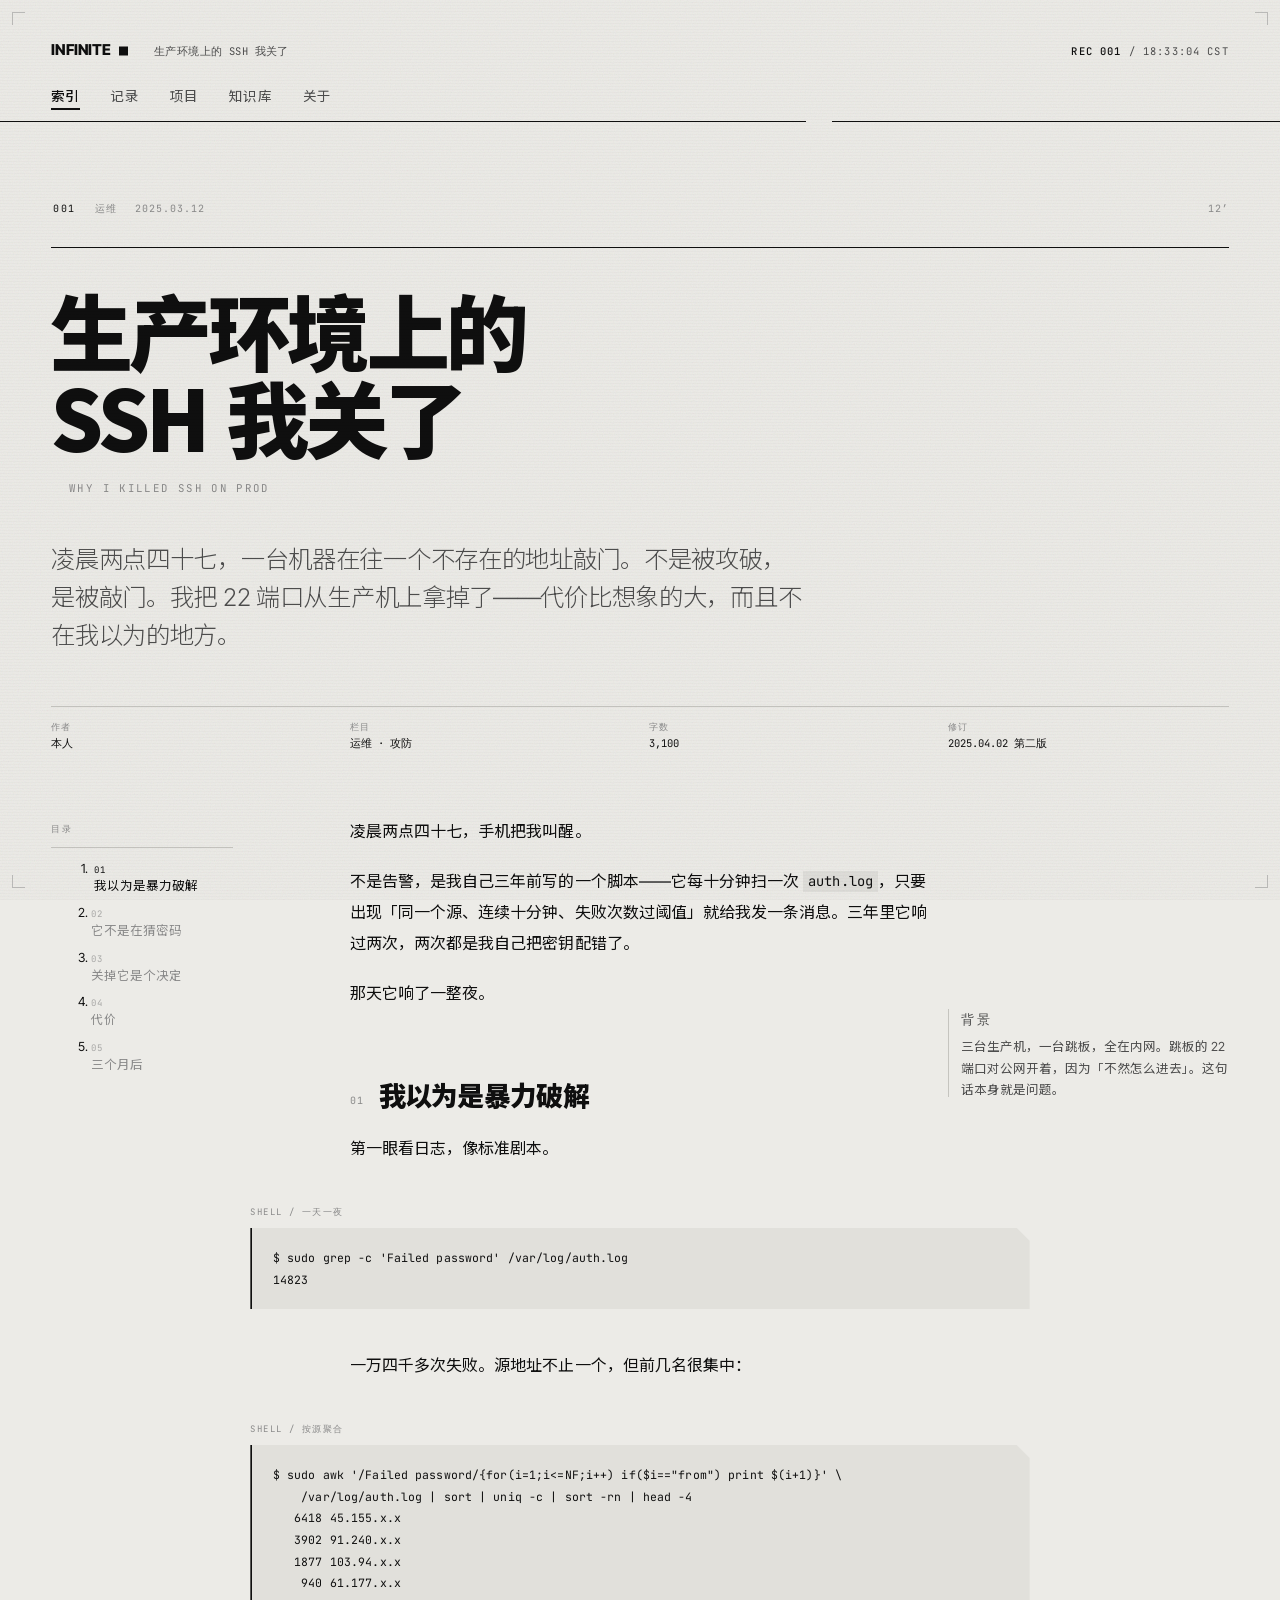
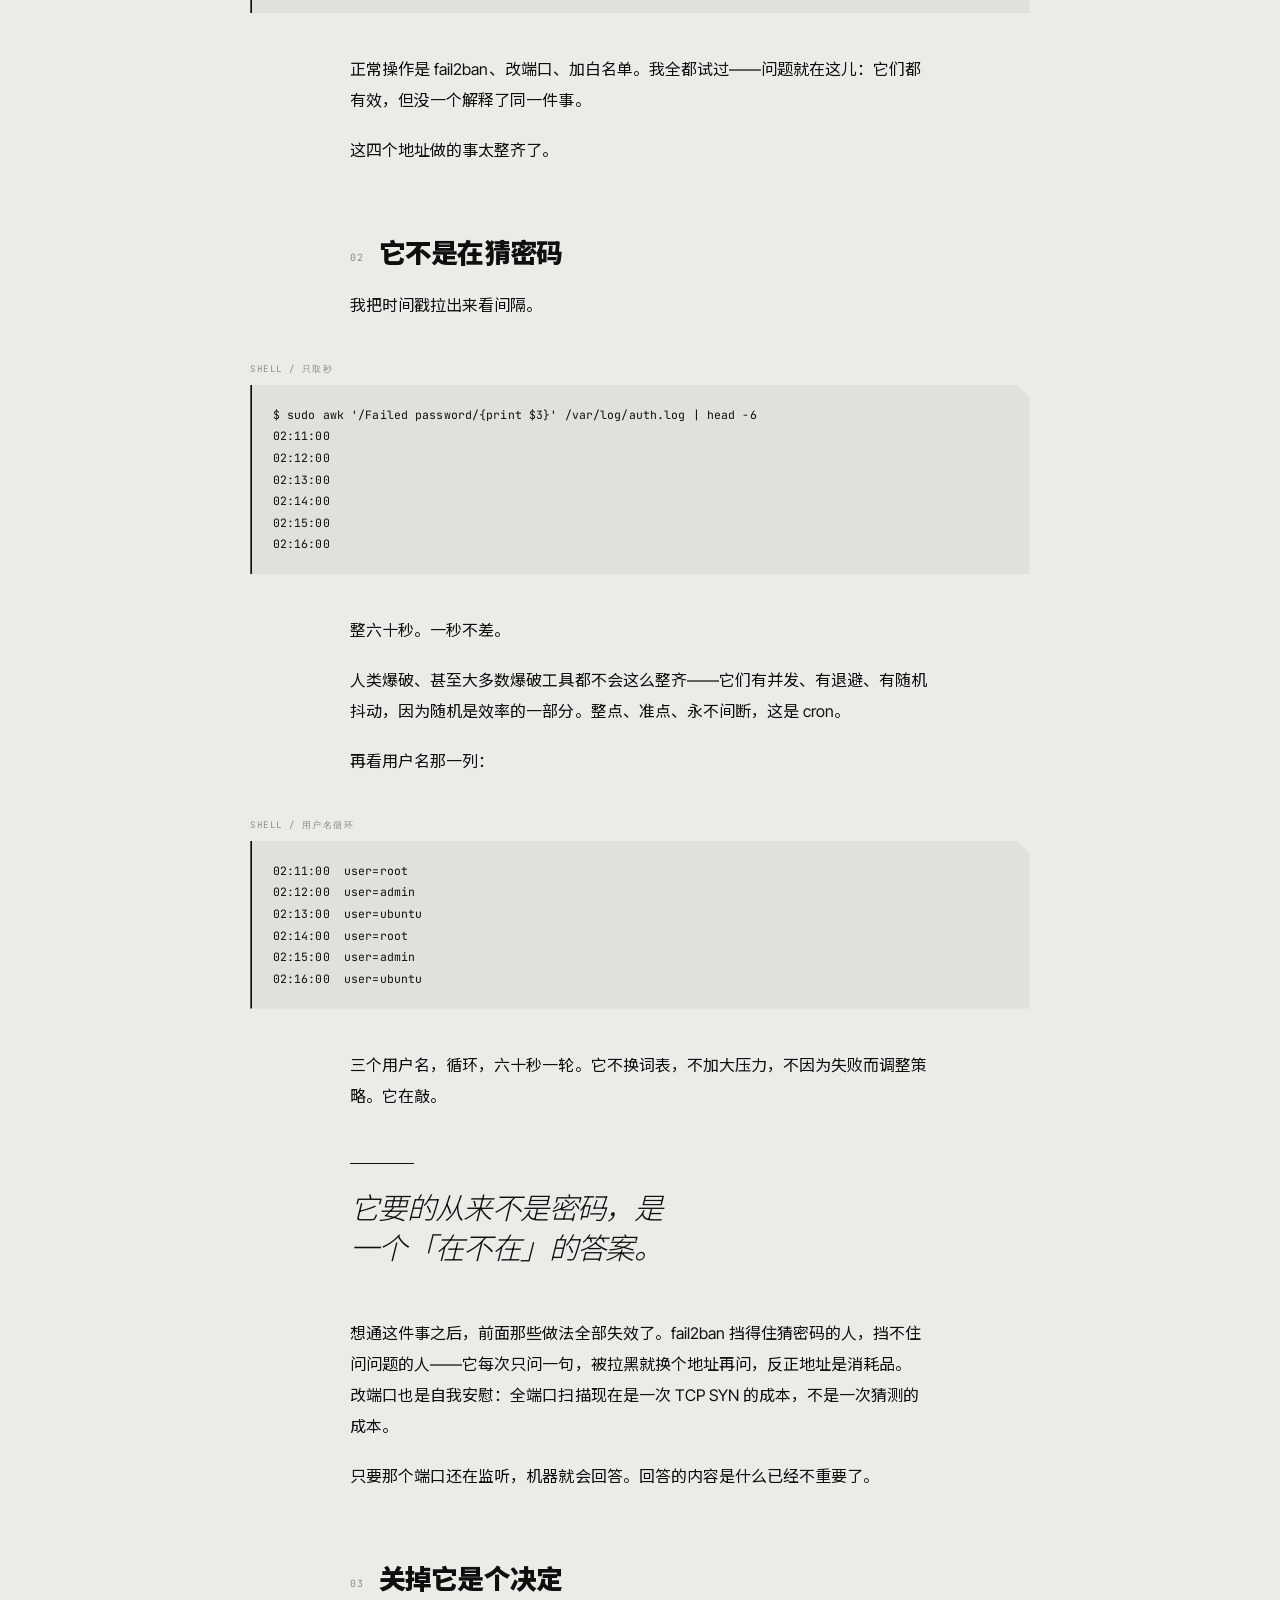
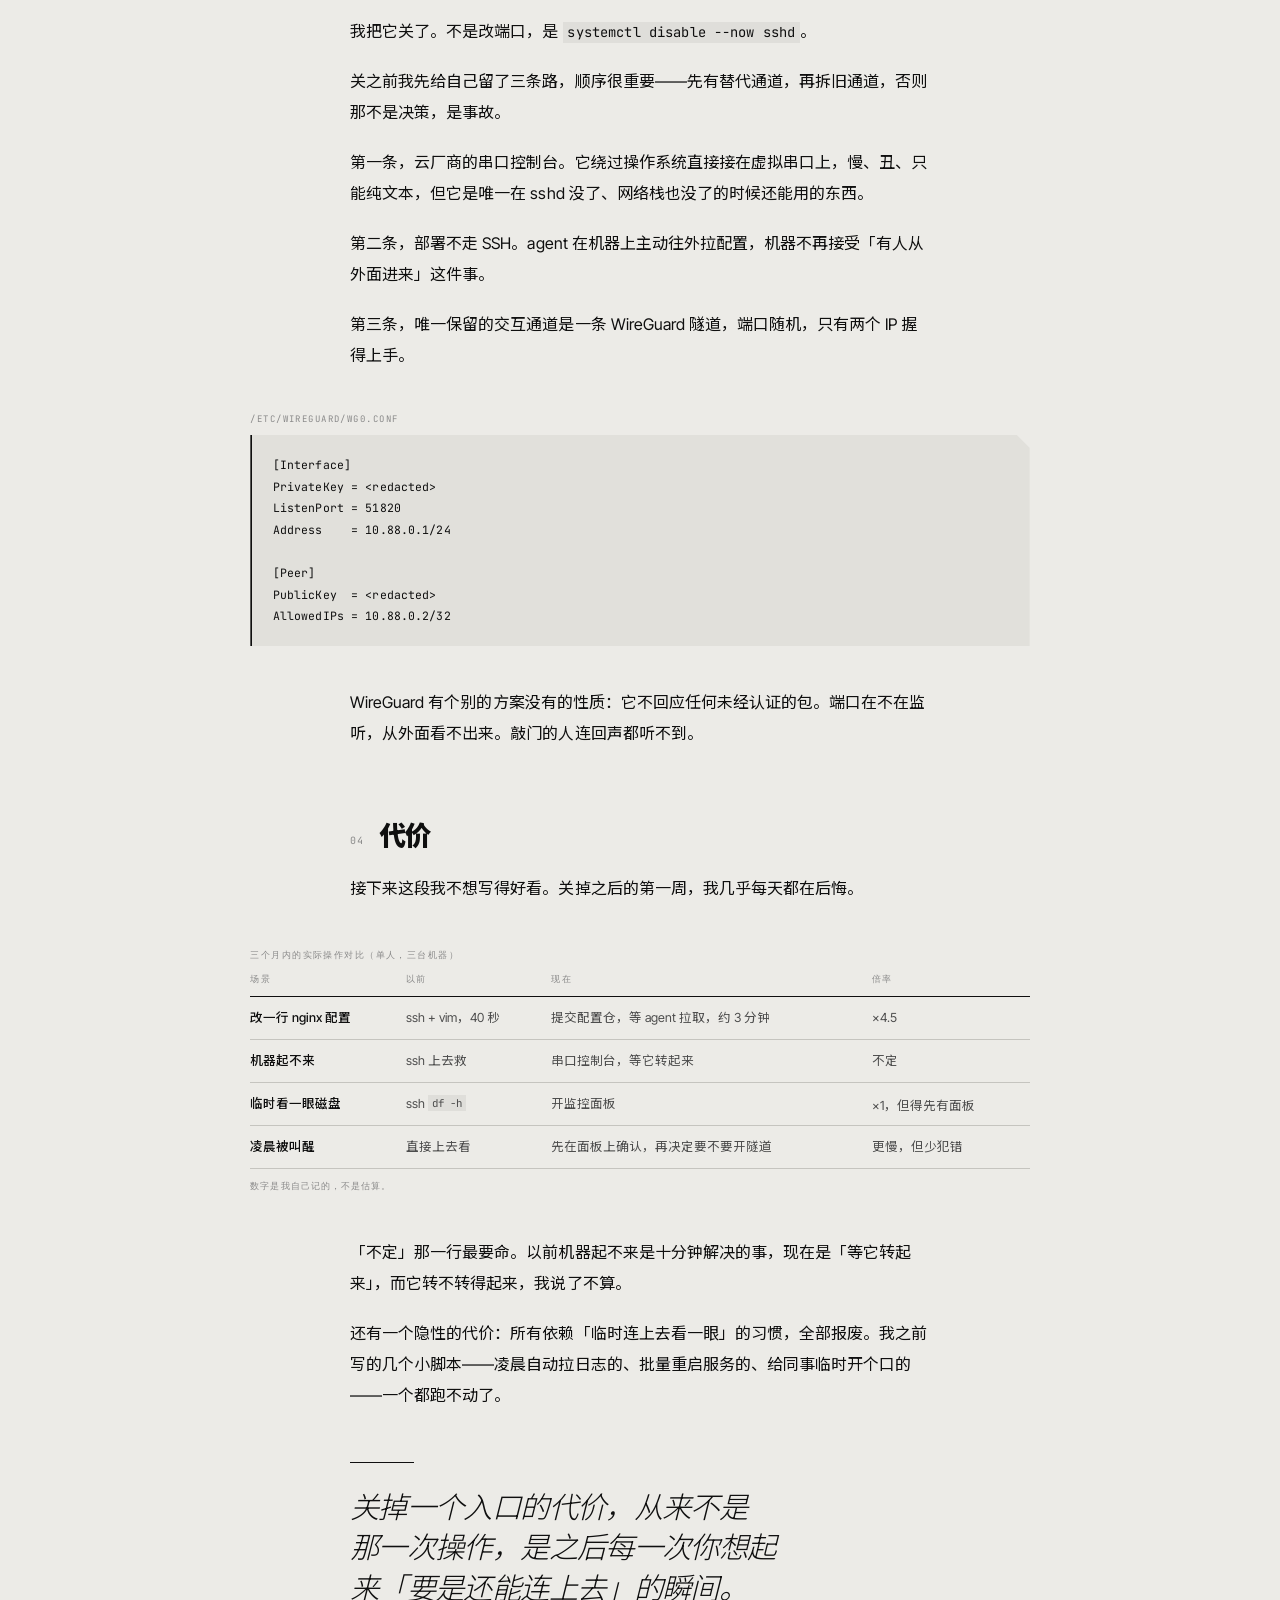
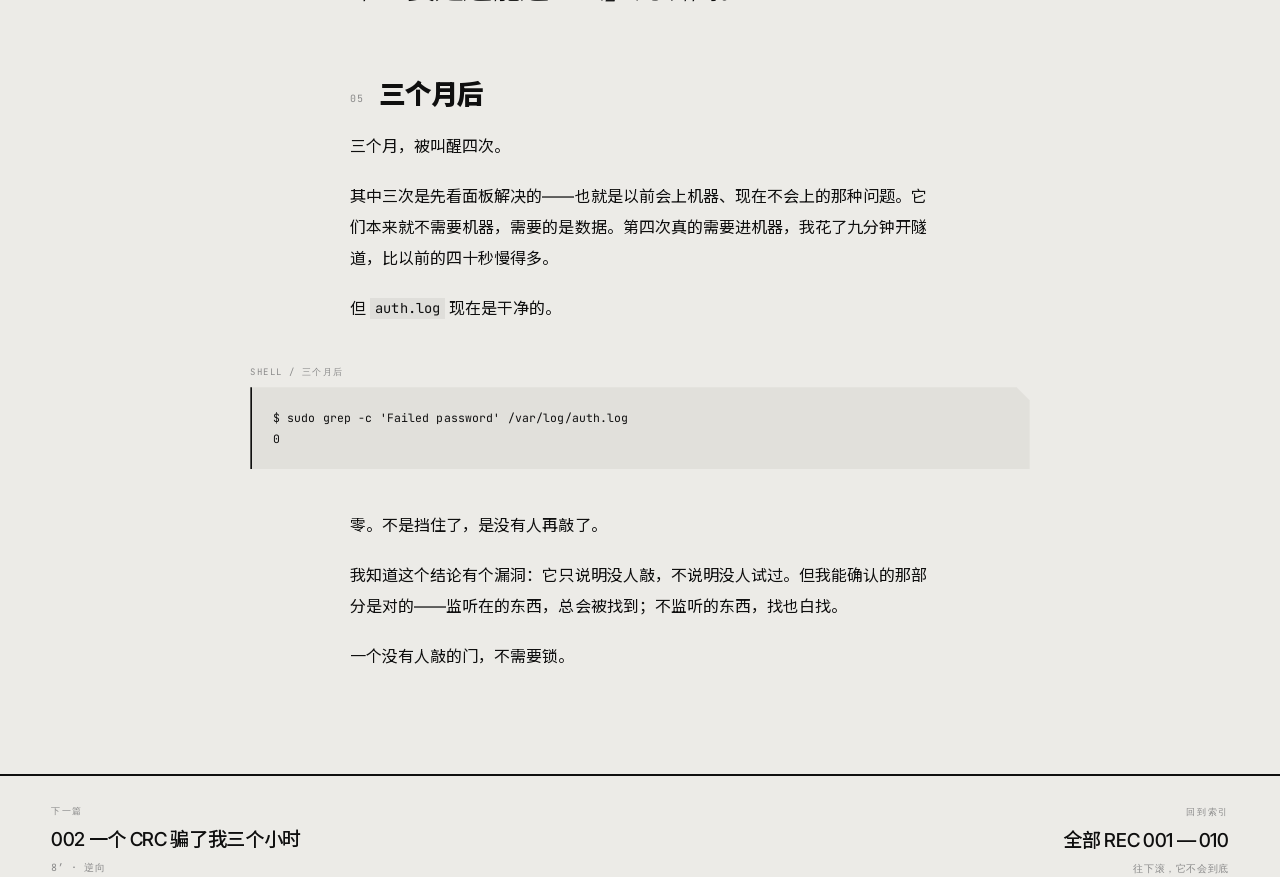
<file: post.html>
<!doctype html>
<html lang="zh-CN">
<head>
<meta charset="utf-8">
<meta name="viewport" content="width=device-width, initial-scale=1, viewport-fit=cover">
<title>生产环境上的 SSH 我关了 — INFINITE</title>
<meta name="description" content="凌晨两点四十七，一台机器在往一个不存在的地址敲门。不是被攻破，是被敲门。我把 22 端口从生产机上拿掉了，代价比想象的大。">
<meta name="theme-color" content="#ECEBE7">
<meta name="color-scheme" content="light">
<link rel="icon" href="data:image/svg+xml,%3Csvg xmlns='http://www.w3.org/2000/svg' viewBox='0 0 32 32'%3E%3Crect width='32' height='32' fill='%230F0F0F'/%3E%3Crect x='6' y='12' width='20' height='8' fill='%23ECEBE7'/%3E%3C/svg%3E">
<link rel="preload" href="assets/fonts/nssc-900.woff2" as="font" type="font/woff2" crossorigin>
<link rel="preload" href="assets/fonts/inter-tight-var.woff2" as="font" type="font/woff2" crossorigin>
<link rel="stylesheet" href="assets/css/style.css">
<link rel="stylesheet" href="assets/css/post.css">
<script>document.documentElement.classList.add('js');</script>
</head>
<body class="is-post">

<div class="veil" aria-hidden="true"></div>
<div class="grain" aria-hidden="true"></div>
<div class="scan" aria-hidden="true"></div>
<div class="crop" aria-hidden="true"><i></i><i></i><i></i><i></i></div>

<!-- 阅读进度：一条 1px 的线，代替首页那套深度读数 -->
<div class="progress" aria-hidden="true"><i id="bar"></i></div>

<header class="masthead">
  <div class="wrap">
    <div class="mh-bar">
      <a class="mh-brand" href="index.html">INFINITE<i></i></a>
      <span class="mh-sub">生产环境上的 SSH 我关了</span>
      <span class="mh-clock"><b id="issue">REC 001</b> / <span id="clock">--:--:--</span> CST</span>
    </div>
    <nav class="mh-nav" aria-label="主导航">
      <a href="index.html#index" class="is-active">索引</a>
      <a href="archive.html">记录</a>
      <a href="projects.html">项目</a>
      <a href="library.html">知识库</a>
      <a href="about.html">关于</a>
    </nav>
  </div>
</header>

<main>
<article class="post" id="top">

  <header class="post-head wrap">
    <p class="post-kicker">
      <span class="pk-num">001</span>
      <span class="pk-tag">运维</span>
      <time class="pk-date" datetime="2025-03-12">2025.03.12</time>
      <span class="pk-len">12′</span>
    </p>

    <h1 class="post-title">生产环境上的<br class="br-w">SSH 我关了</h1>
    <p class="post-sub" lang="en">Why I Killed SSH on Prod</p>

    <p class="post-dek">凌晨两点四十七，一台机器在往一个不存在的地址敲门。不是被攻破，是被敲门。我把 22 端口从生产机上拿掉了——代价比想象的大，而且不在我以为的地方。</p>

    <dl class="post-meta">
      <div><dt>作者</dt><dd>本人</dd></div>
      <div><dt>栏目</dt><dd>运维 · 攻防</dd></div>
      <div><dt>字数</dt><dd>3,100</dd></div>
      <div><dt>修订</dt><dd>2025.04.02 第二版</dd></div>
    </dl>
  </header>

  <div class="post-body wrap">

    <nav class="post-toc" aria-label="目录">
      <p class="toc-k">目录</p>
      <ol class="toc-list" id="toc">
        <li><a href="#s1"><span>01</span>我以为是暴力破解</a></li>
        <li><a href="#s2"><span>02</span>它不是在猜密码</a></li>
        <li><a href="#s3"><span>03</span>关掉它是个决定</a></li>
        <li><a href="#s4"><span>04</span>代价</a></li>
        <li><a href="#s5"><span>05</span>三个月后</a></li>
      </ol>
    </nav>

    <div class="prose">

    <p>凌晨两点四十七，手机把我叫醒。</p>

    <p>不是告警，是我自己三年前写的一个脚本——它每十分钟扫一次 <code>auth.log</code>，只要出现「同一个源、连续十分钟、失败次数过阈值」就给我发一条消息。三年里它响过两次，两次都是我自己把密钥配错了。</p>

    <p>那天它响了一整夜。</p>

    <aside class="mnote">
      <p class="mnote-k">背景</p>
      <p>三台生产机，一台跳板，全在内网。跳板的 22 端口对公网开着，因为「不然怎么进去」。这句话本身就是问题。</p>
    </aside>

    <h2 id="s1"><span class="h-num">01</span>我以为是暴力破解</h2>

    <p>第一眼看日志，像标准剧本。</p>

    <figure class="code wide">
      <figcaption class="code-cap">shell / 一天一夜</figcaption>
      <pre><code>$ sudo grep -c 'Failed password' /var/log/auth.log
14823</code></pre>
    </figure>

    <p>一万四千多次失败。源地址不止一个，但前几名很集中：</p>

    <figure class="code wide">
      <figcaption class="code-cap">shell / 按源聚合</figcaption>
      <pre><code>$ sudo awk '/Failed password/{for(i=1;i&lt;=NF;i++) if($i=="from") print $(i+1)}' \
    /var/log/auth.log | sort | uniq -c | sort -rn | head -4
   6418 45.155.x.x
   3902 91.240.x.x
   1877 103.94.x.x
    940 61.177.x.x</code></pre>
    </figure>

    <p>正常操作是 fail2ban、改端口、加白名单。我全都试过——问题就在这儿：它们都有效，但没一个解释了同一件事。</p>

    <p>这四个地址做的事太整齐了。</p>

    <h2 id="s2"><span class="h-num">02</span>它不是在猜密码</h2>

    <p>我把时间戳拉出来看间隔。</p>

    <figure class="code wide">
      <figcaption class="code-cap">shell / 只取秒</figcaption>
      <pre><code>$ sudo awk '/Failed password/{print $3}' /var/log/auth.log | head -6
02:11:00
02:12:00
02:13:00
02:14:00
02:15:00
02:16:00</code></pre>
    </figure>

    <p>整六十秒。一秒不差。</p>

    <p>人类爆破、甚至大多数爆破工具都不会这么整齐——它们有并发、有退避、有随机抖动，因为随机是效率的一部分。整点、准点、永不间断，这是 cron。</p>

    <p>再看用户名那一列：</p>

    <figure class="code wide">
      <figcaption class="code-cap">shell / 用户名循环</figcaption>
      <pre><code>02:11:00  user=root
02:12:00  user=admin
02:13:00  user=ubuntu
02:14:00  user=root
02:15:00  user=admin
02:16:00  user=ubuntu</code></pre>
    </figure>

    <p>三个用户名，循环，六十秒一轮。它不换词表，不加大压力，不因为失败而调整策略。它在敲。</p>

    <blockquote class="pq">
      <p>它要的从来不是密码，是一个「在不在」的答案。</p>
    </blockquote>

    <p>想通这件事之后，前面那些做法全部失效了。fail2ban 挡得住猜密码的人，挡不住问问题的人——它每次只问一句，被拉黑就换个地址再问，反正地址是消耗品。改端口也是自我安慰：全端口扫描现在是一次 TCP SYN 的成本，不是一次猜测的成本。</p>

    <p>只要那个端口还在监听，机器就会回答。回答的内容是什么已经不重要了。</p>

    <h2 id="s3"><span class="h-num">03</span>关掉它是个决定</h2>

    <p>我把它关了。不是改端口，是 <code>systemctl disable --now sshd</code>。</p>

    <p>关之前我先给自己留了三条路，顺序很重要——先有替代通道，再拆旧通道，否则那不是决策，是事故。</p>

    <p>第一条，云厂商的串口控制台。它绕过操作系统直接接在虚拟串口上，慢、丑、只能纯文本，但它是唯一在 sshd 没了、网络栈也没了的时候还能用的东西。</p>

    <p>第二条，部署不走 SSH。agent 在机器上主动往外拉配置，机器不再接受「有人从外面进来」这件事。</p>

    <p>第三条，唯一保留的交互通道是一条 WireGuard 隧道，端口随机，只有两个 IP 握得上手。</p>

    <figure class="code wide">
      <figcaption class="code-cap">/etc/wireguard/wg0.conf</figcaption>
      <pre><code>[Interface]
PrivateKey = &lt;redacted&gt;
ListenPort = 51820
Address    = 10.88.0.1/24

[Peer]
PublicKey  = &lt;redacted&gt;
AllowedIPs = 10.88.0.2/32</code></pre>
    </figure>

    <p>WireGuard 有个别的方案没有的性质：它不回应任何未经认证的包。端口在不在监听，从外面看不出来。敲门的人连回声都听不到。</p>

    <h2 id="s4"><span class="h-num">04</span>代价</h2>

    <p>接下来这段我不想写得好看。关掉之后的第一周，我几乎每天都在后悔。</p>

    <figure class="data wide">
      <table class="data-table">
        <caption>三个月内的实际操作对比（单人，三台机器）</caption>
        <thead>
          <tr><th scope="col">场景</th><th scope="col">以前</th><th scope="col">现在</th><th scope="col">倍率</th></tr>
        </thead>
        <tbody>
          <tr><th scope="row">改一行 nginx 配置</th><td>ssh + vim，40 秒</td><td>提交配置仓，等 agent 拉取，约 3 分钟</td><td>×4.5</td></tr>
          <tr><th scope="row">机器起不来</th><td>ssh 上去救</td><td>串口控制台，等它转起来</td><td>不定</td></tr>
          <tr><th scope="row">临时看一眼磁盘</th><td>ssh <code>df -h</code></td><td>开监控面板</td><td>×1，但得先有面板</td></tr>
          <tr><th scope="row">凌晨被叫醒</th><td>直接上去看</td><td>先在面板上确认，再决定要不要开隧道</td><td>更慢，但少犯错</td></tr>
        </tbody>
      </table>
      <figcaption>数字是我自己记的，不是估算。</figcaption>
    </figure>

    <p>「不定」那一行最要命。以前机器起不来是十分钟解决的事，现在是「等它转起来」，而它转不转得起来，我说了不算。</p>

    <p>还有一个隐性的代价：所有依赖「临时连上去看一眼」的习惯，全部报废。我之前写的几个小脚本——凌晨自动拉日志的、批量重启服务的、给同事临时开个口的——一个都跑不动了。</p>

    <blockquote class="pq">
      <p>关掉一个入口的代价，从来不是那一次操作，是之后每一次你想起来「要是还能连上去」的瞬间。</p>
    </blockquote>

    <h2 id="s5"><span class="h-num">05</span>三个月后</h2>

    <p>三个月，被叫醒四次。</p>

    <p>其中三次是先看面板解决的——也就是以前会上机器、现在不会上的那种问题。它们本来就不需要机器，需要的是数据。第四次真的需要进机器，我花了九分钟开隧道，比以前的四十秒慢得多。</p>

    <p>但 <code>auth.log</code> 现在是干净的。</p>

    <figure class="code wide">
      <figcaption class="code-cap">shell / 三个月后</figcaption>
      <pre><code>$ sudo grep -c 'Failed password' /var/log/auth.log
0</code></pre>
    </figure>

    <p>零。不是挡住了，是没有人再敲了。</p>

    <p>我知道这个结论有个漏洞：它只说明没人敲，不说明没人试过。但我能确认的那部分是对的——监听在的东西，总会被找到；不监听的东西，找也白找。</p>

    <p>一个没有人敲的门，不需要锁。</p>

    </div>
  </div>

  <nav class="post-foot wrap" aria-label="文章导航">
    <a class="pf-item" href="index.html#index">
      <span class="pf-k">下一篇</span>
      <span class="pf-t">002 一个 CRC 骗了我三个小时</span>
      <span class="pf-d">8′ · 逆向</span>
    </a>
    <a class="pf-item pf-back" href="index.html">
      <span class="pf-k">回到索引</span>
      <span class="pf-t">全部 REC 001 — 010</span>
      <span class="pf-d">往下滚，它不会到底</span>
    </a>
  </nav>

</article>
</main>


<script src="assets/js/veil.js"></script>
<script src="assets/js/post.js"></script>
</body>
</html>
</file>
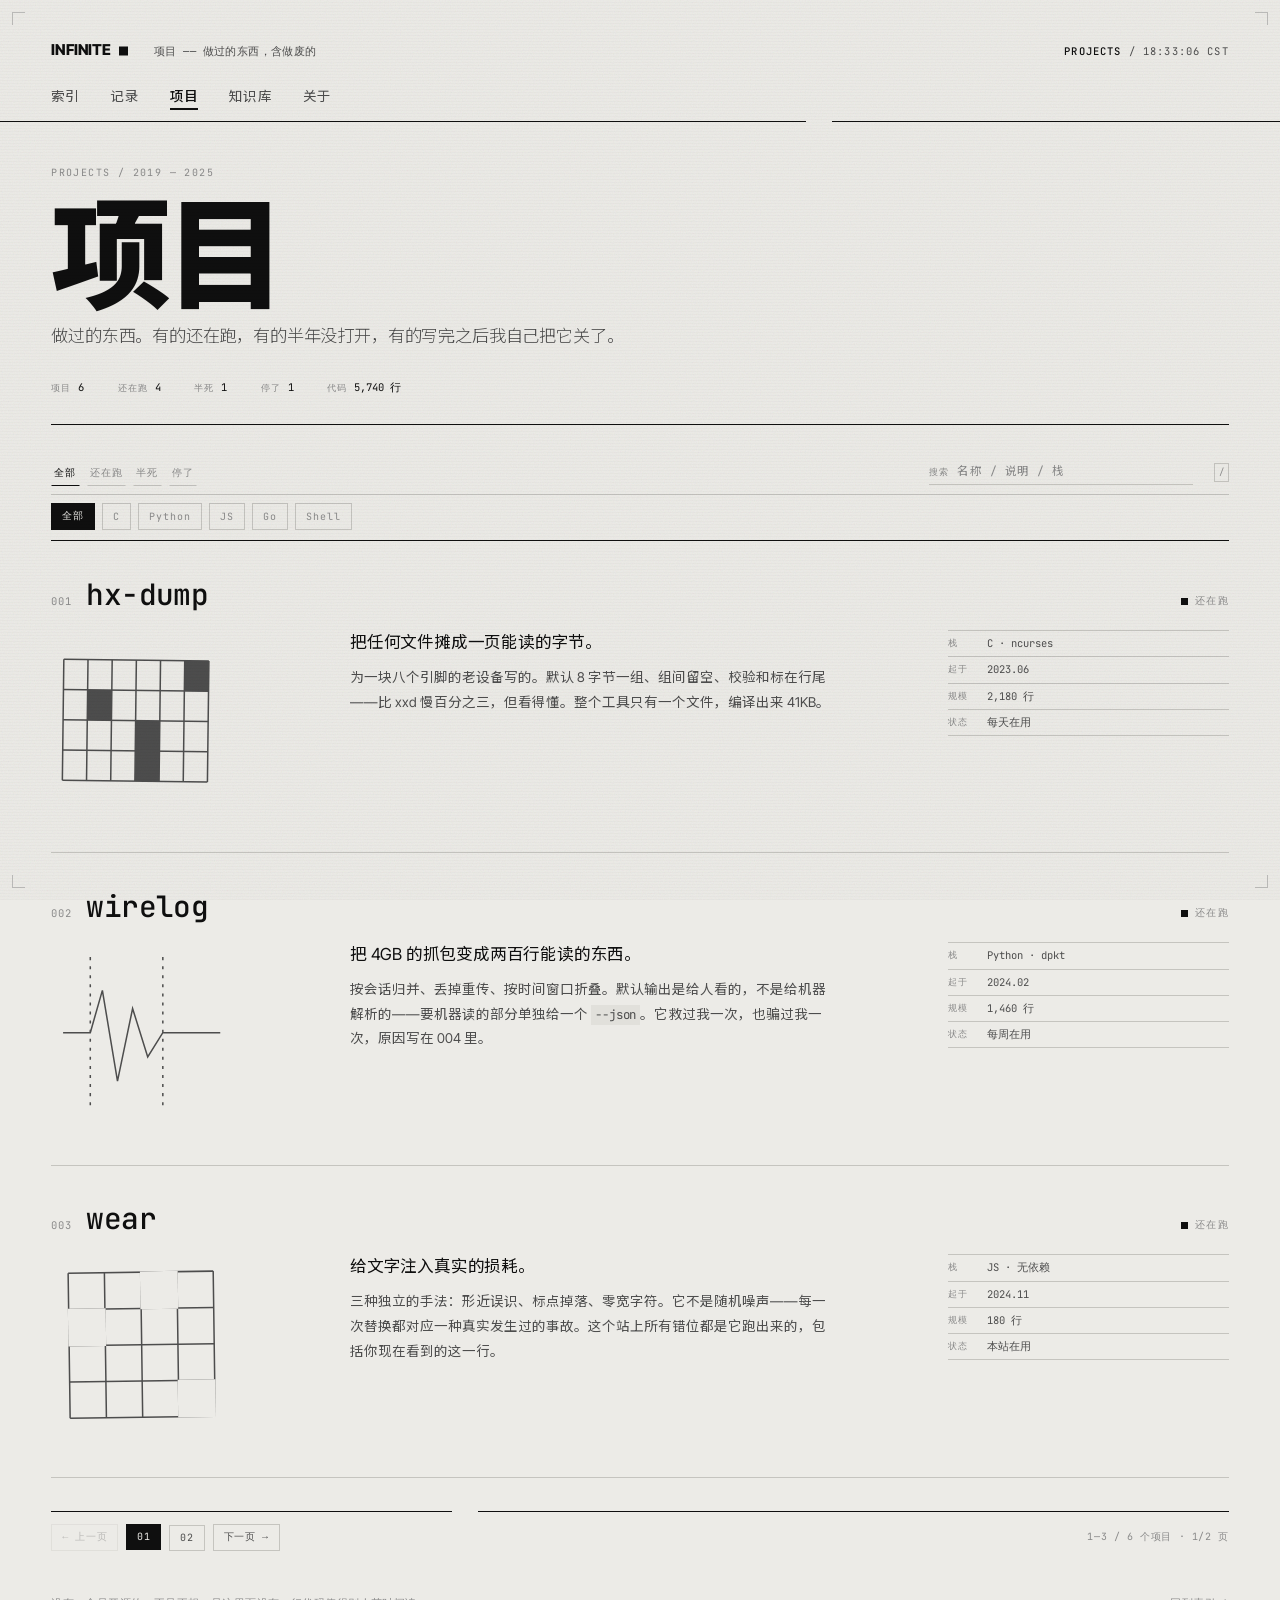
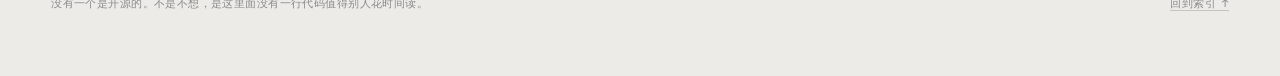
<file: projects.html>
<!doctype html>
<html lang="zh-CN">
<head>
<meta charset="utf-8">
<meta name="viewport" content="width=device-width, initial-scale=1, viewport-fit=cover">
<title>项目 — INFINITE</title>
<meta name="description" content="做过的东西。有的还在跑，有的半年没打开，有的写完之后我自己把它关了。">
<meta name="theme-color" content="#ECEBE7">
<meta name="color-scheme" content="light">
<link rel="icon" href="data:image/svg+xml,%3Csvg xmlns='http://www.w3.org/2000/svg' viewBox='0 0 32 32'%3E%3Crect width='32' height='32' fill='%230F0F0F'/%3E%3Crect x='6' y='12' width='20' height='8' fill='%23ECEBE7'/%3E%3C/svg%3E">
<link rel="preload" href="assets/fonts/nssc-900.woff2" as="font" type="font/woff2" crossorigin>
<link rel="preload" href="assets/fonts/inter-tight-var.woff2" as="font" type="font/woff2" crossorigin>
<link rel="stylesheet" href="assets/css/style.css">
<link rel="stylesheet" href="assets/css/projects.css">
<script>document.documentElement.classList.add('js');</script>
</head>
<body class="is-projects">


<div class="veil" aria-hidden="true"></div>
<div class="grain" aria-hidden="true"></div>
<div class="scan" aria-hidden="true"></div>
<div class="crop" aria-hidden="true"><i></i><i></i><i></i><i></i></div>

<header class="masthead">
  <div class="wrap">
    <div class="mh-bar">
      <a class="mh-brand" href="index.html">INFINITE<i></i></a>
      <span class="mh-sub">项目 —— 做过的东西，含做废的</span>
      <span class="mh-clock"><b id="issue">PROJECTS</b> / <span id="clock">--:--:--</span> CST</span>
    </div>
    <nav class="mh-nav" aria-label="主导航">
      <a href="index.html#index">索引</a>
      <a href="archive.html">记录</a>
      <a href="projects.html" class="is-active" aria-current="page">项目</a>
      <a href="library.html">知识库</a>
      <a href="about.html">关于</a>
    </nav>
  </div>
</header>

<main class="pj wrap" id="top">

  <header class="pj-top">
    <p class="pj-kicker">Projects / 2019 — 2025</p>
    <h1 class="pj-h1">项目</h1>
    <p class="pj-dek">做过的东西。有的还在跑，有的半年没打开，有的写完之后我自己把它关了。</p>

    <dl class="pj-stat">
      <div><dt>项目</dt><dd>6</dd></div>
      <div><dt>还在跑</dt><dd>4</dd></div>
      <div><dt>半死</dt><dd>1</dd></div>
      <div><dt>停了</dt><dd>1</dd></div>
      <div><dt>代码</dt><dd>5,740 行</dd></div>
    </dl>
  </header>

  <div class="pj-toolbar">
    <div class="pj-trow">
      <nav class="pj-filter pj-filter--s" id="sfilter" aria-label="按状态筛选"></nav>
      <label class="pj-search">
        <span class="pj-search-l">搜索</span>
        <input type="search" id="pq" placeholder="名称 / 说明 / 栈" autocomplete="off" spellcheck="false">
        <kbd class="pj-search-k">/</kbd>
      </label>
    </div>
    <div class="pj-trow">
      <nav class="pj-filter" id="tfilter" aria-label="按技术栈筛选"></nav>
    </div>
  </div>

  <ol class="pj-list" id="list">

    <li class="item" data-state="live" data-stack="c">
      <div class="it-head">
        <span class="it-num">001</span>
        <h2 class="it-name">hx-dump</h2>
        <span class="it-state"><i></i>还在跑</span>
      </div>
      <div class="it-body">
        <div class="it-fig" aria-hidden="true">
          <svg viewBox="0 0 120 120" fill="none" stroke="currentColor" stroke-width="1">
            <path d="M8 20V100M24 20V100M40 20V100M56 20V100M72 20V100M88 20V100M104 20V100"/>
            <path d="M8 20H104M8 40H104M8 60H104M8 80H104M8 100H104"/>
            <rect x="24" y="40" width="16" height="20" fill="currentColor" stroke="none"/>
            <rect x="56" y="60" width="16" height="40" fill="currentColor" stroke="none"/>
            <rect x="88" y="20" width="16" height="20" fill="currentColor" stroke="none"/>
          </svg>
        </div>
        <div class="it-txt">
          <p class="it-lead">把任何文件摊成一页能读的字节。</p>
          <p class="it-desc">为一块八个引脚的老设备写的。默认 8 字节一组、组间留空、校验和标在行尾——比 xxd 慢百分之三，但看得懂。整个工具只有一个文件，编译出来 41KB。</p>
        </div>
        <dl class="it-meta">
          <div><dt>栈</dt><dd>C · ncurses</dd></div>
          <div><dt>起于</dt><dd>2023.06</dd></div>
          <div><dt>规模</dt><dd>2,180 行</dd></div>
          <div><dt>状态</dt><dd>每天在用</dd></div>
        </dl>
      </div>
    </li>

    <li class="item" data-state="live" data-stack="python">
      <div class="it-head">
        <span class="it-num">002</span>
        <h2 class="it-name">wirelog</h2>
        <span class="it-state"><i></i>还在跑</span>
      </div>
      <div class="it-body">
        <div class="it-fig" aria-hidden="true">
          <svg viewBox="0 0 120 120" fill="none" stroke="currentColor" stroke-width="1">
            <path d="M8 60H26L34 32L44 92L54 44L64 76L74 60H112"/>
            <path d="M26 10V110M74 10V110" stroke-dasharray="2 4"/>
          </svg>
        </div>
        <div class="it-txt">
          <p class="it-lead">把 4GB 的抓包变成两百行能读的东西。</p>
          <p class="it-desc">按会话归并、丢掉重传、按时间窗口折叠。默认输出是给人看的，不是给机器解析的——要机器读的部分单独给一个 <code>--json</code>。它救过我一次，也骗过我一次，原因写在 004 里。</p>
        </div>
        <dl class="it-meta">
          <div><dt>栈</dt><dd>Python · dpkt</dd></div>
          <div><dt>起于</dt><dd>2024.02</dd></div>
          <div><dt>规模</dt><dd>1,460 行</dd></div>
          <div><dt>状态</dt><dd>每周在用</dd></div>
        </dl>
      </div>
    </li>

    <li class="item" data-state="live" data-stack="js">
      <div class="it-head">
        <span class="it-num">003</span>
        <h2 class="it-name">wear</h2>
        <span class="it-state"><i></i>还在跑</span>
      </div>
      <div class="it-body">
        <div class="it-fig" aria-hidden="true">
          <svg viewBox="0 0 120 120" fill="none" stroke="currentColor" stroke-width="1">
            <path d="M12 12H108M12 36H108M12 60H108M12 84H108M12 108H108"/>
            <path d="M12 12V108M36 12V108M60 12V108M84 12V108M108 12V108"/>
            <rect class="cut" x="11.5" y="35.5" width="25" height="25"/>
            <rect class="cut" x="59.5" y="11.5" width="25" height="25"/>
            <rect class="cut" x="83.5" y="83.5" width="25" height="25"/>
          </svg>
        </div>
        <div class="it-txt">
          <p class="it-lead">给文字注入真实的损耗。</p>
          <p class="it-desc">三种独立的手法：形近误识、标点掉落、零宽字符。它不是随机噪声——每一次替换都对应一种真实发生过的事故。这个站上所有错位都是它跑出来的，包括你现在看到的这一行。</p>
        </div>
        <dl class="it-meta">
          <div><dt>栈</dt><dd>JS · 无依赖</dd></div>
          <div><dt>起于</dt><dd>2024.11</dd></div>
          <div><dt>规模</dt><dd>180 行</dd></div>
          <div><dt>状态</dt><dd>本站在用</dd></div>
        </dl>
      </div>
    </li>

    <li class="item" data-state="half" data-stack="shell">
      <div class="it-head">
        <span class="it-num">004</span>
        <h2 class="it-name">coldboot</h2>
        <span class="it-state is-half"><i></i>半死</span>
      </div>
      <div class="it-body">
        <div class="it-fig" aria-hidden="true">
          <svg viewBox="0 0 120 120" fill="none" stroke="currentColor" stroke-width="1">
            <rect x="20" y="20" width="80" height="80"/>
            <rect x="34" y="34" width="52" height="52"/>
            <rect x="48" y="48" width="24" height="24" fill="currentColor" stroke="none"/>
            <path d="M10 60H20M100 60H110"/>
          </svg>
        </div>
        <div class="it-txt">
          <p class="it-lead">给那台 2013 年的 ThinkPad 写的开机自检。</p>
          <p class="it-desc">查电池健康、风扇转速、内核 panic 记录，跑完在终端画一张 ASCII 的机器肖像——哪个部件不对，肖像上那一块就是空的。半年没动过了，因为机器一直没坏。</p>
        </div>
        <dl class="it-meta">
          <div><dt>栈</dt><dd>Shell · systemd</dd></div>
          <div><dt>起于</dt><dd>2022.09</dd></div>
          <div><dt>规模</dt><dd>680 行</dd></div>
          <div><dt>状态</dt><dd>半年没开</dd></div>
        </dl>
      </div>
    </li>

    <li class="item" data-state="live" data-stack="go">
      <div class="it-head">
        <span class="it-num">005</span>
        <h2 class="it-name">seal</h2>
        <span class="it-state"><i></i>还在跑</span>
      </div>
      <div class="it-body">
        <div class="it-fig" aria-hidden="true">
          <svg viewBox="0 0 120 120" fill="none" stroke="currentColor" stroke-width="1">
            <circle cx="60" cy="60" r="44"/>
            <rect x="38" y="54" width="44" height="34"/>
            <path d="M48 54V42a12 12 0 0 1 24 0v12"/>
            <circle cx="60" cy="70" r="3" fill="currentColor" stroke="none"/>
          </svg>
        </div>
        <div class="it-txt">
          <p class="it-lead">不联网也能签一个文件。</p>
          <p class="it-desc">Ed25519 加一个 2KB 的密钥环，全部在本地跑完。刻意不做密钥轮换——轮换需要一个在线的、能被信任的第三方，那就不是离线工具了。这个决定让我在去年丢过一次密钥。</p>
        </div>
        <dl class="it-meta">
          <div><dt>栈</dt><dd>Go · ed25519</dd></div>
          <div><dt>起于</dt><dd>2023.11</dd></div>
          <div><dt>规模</dt><dd>1,240 行</dd></div>
          <div><dt>状态</dt><dd>每月在用</dd></div>
        </dl>
      </div>
    </li>

    <li class="item" data-state="off" data-stack="shell">
      <div class="it-head">
        <span class="it-num">006</span>
        <h2 class="it-name">deadman</h2>
        <span class="it-state is-off"><i></i>停了</span>
      </div>
      <div class="it-body">
        <div class="it-fig" aria-hidden="true">
          <svg viewBox="0 0 120 120" fill="none" stroke="currentColor" stroke-width="1">
            <path d="M12 60H96"/>
            <rect x="96" y="56" width="8" height="8" fill="currentColor" stroke="none"/>
            <path d="M12 40V80"/>
            <path d="M30 68V84M44 62V90M58 70V82" stroke-dasharray="2 3"/>
          </svg>
        </div>
        <div class="it-txt">
          <p class="it-lead">如果我没按时出现，它会替我发一封信。</p>
          <p class="it-desc">本地 cron 加三个 GPG 公钥。没有服务器，没有云，机器一关就永远不发。写完之后我跑了一次，确认它真的会发，然后把它关了——我发现自己并不想让一封信替我说话。</p>
        </div>
        <dl class="it-meta">
          <div><dt>栈</dt><dd>Shell · GPG</dd></div>
          <div><dt>起于</dt><dd>2021.04</dd></div>
          <div><dt>规模</dt><dd>没统计</dd></div>
          <div><dt>状态</dt><dd>已停用</dd></div>
        </dl>
      </div>
    </li>

  </ol>

  <nav class="pj-pager" id="pager" aria-label="分页"></nav>

  <footer class="pj-foot">
    <span>没有一个是开源的。不是不想，是这里面没有一行代码值得别人花时间读。</span>
    <span><a href="index.html#index">回到索引 ↑</a></span>
  </footer>

</main>


<script src="assets/js/veil.js"></script>
<script src="assets/js/projects.js"></script>
</body>
</html>
</file>
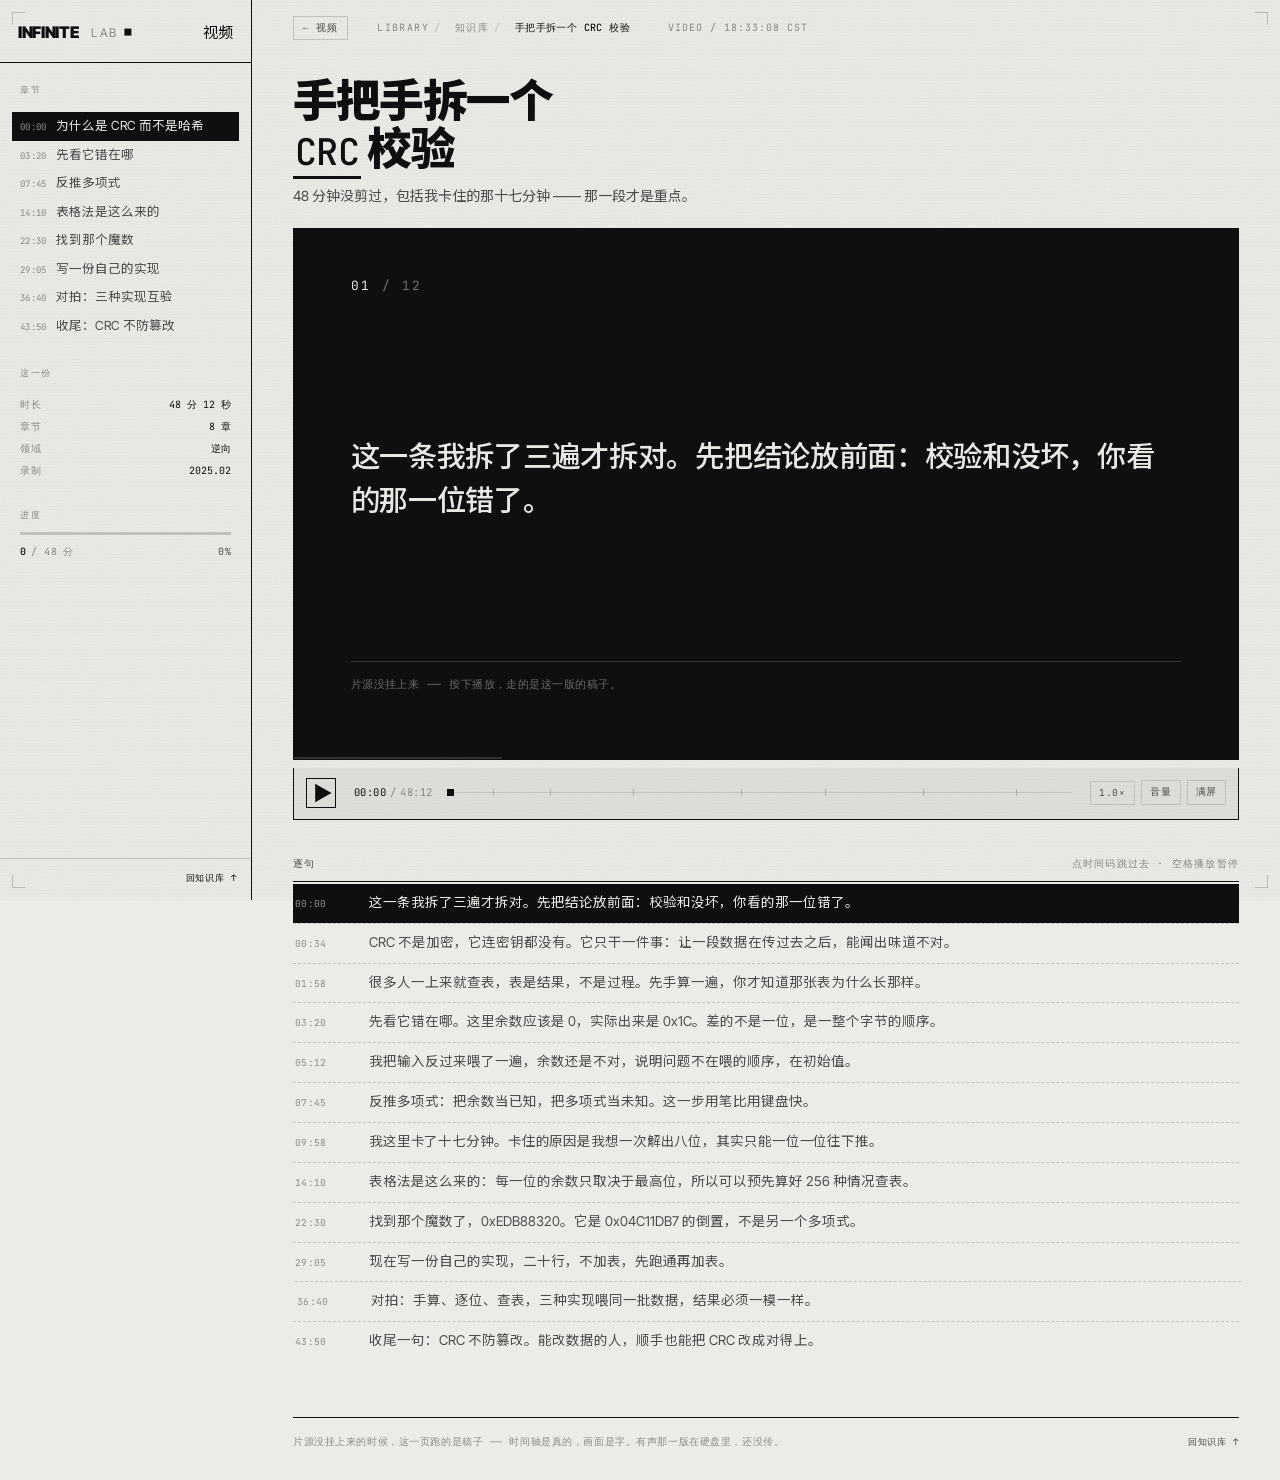
<file: watch.html>
<!DOCTYPE html>
<html lang="zh-CN">
<head>
<meta charset="utf-8">
<meta name="viewport" content="width=device-width, initial-scale=1">
<title>手把手拆一个 CRC 校验 — INFINITE</title>
<meta name="description" content="48 分 12 秒，八章。从找到一个不该出现的余数，到写出三种实现互相验证。">
<meta name="color-scheme" content="light">
<meta name="theme-color" content="#ECEBE7">
<link rel="icon" href="data:image/svg+xml,%3Csvg xmlns='http://www.w3.org/2000/svg' viewBox='0 0 32 32'%3E%3Crect width='32' height='32' fill='%230F0F0F'/%3E%3Crect x='6' y='14' width='20' height='4' fill='%23ECEBE7'/%3E%3C/svg%3E">
<link rel="preload" href="assets/fonts/nssc-900.woff2" as="font" type="font/woff2" crossorigin>
<link rel="preload" href="assets/fonts/nssc-400.woff2" as="font" type="font/woff2" crossorigin>
<link rel="stylesheet" href="assets/css/style.css">
<link rel="stylesheet" href="assets/css/library.css">
<link rel="stylesheet" href="assets/css/watch.css">
<script>document.documentElement.classList.add('js');</script>
</head>
<body class="is-watch">

<div class="loader" id="loader" role="status" aria-label="正在载入">
  <div class="ld-head">
    <span class="ld-mark">INFINITE<em>LAB</em><i></i></span>
    <span class="ld-tag">Video</span>
  </div>
  <div class="ld-core">
    <div class="ld-dial">
      <svg class="ld-ring" viewBox="0 0 200 200" aria-hidden="true" focusable="false">
        <g transform="rotate(-90 100 100)">
          <circle class="ld-ring-track" cx="100" cy="100" r="86"></circle>
          <circle class="ld-ring-fill" id="ldRing" cx="100" cy="100" r="86"></circle>
        </g>
        <g id="ldTipG"><rect class="ld-tip" x="93" y="0" width="14" height="14"></rect></g>
      </svg>
      <p class="ld-num"><b id="ldPct">000</b><span>%</span></p>
    </div>
    <div class="ld-cap">
      <p class="ld-title">手把手拆一个 CRC 校验</p>
      <p class="ld-desc">八章 · 48 分 12 秒</p>
      <p class="ld-phase" id="ldPhase">正在对时</p>
    </div>
  </div>
</div>

<div class="grain" aria-hidden="true"></div>
<div class="scan" aria-hidden="true"></div>
<div class="crop" aria-hidden="true"><i></i><i></i><i></i><i></i></div>

<div class="kb-shell">

  <!-- 左栏：章节 -->
  <aside class="kb-side">
    <div class="ks-brand">
      <a href="index.html" class="ks-mark">INFINITE<em>LAB</em><i></i></a>
      <span>视频</span>
    </div>

    <div class="ks-scroll">
      <div class="ks-block">
        <p class="ks-label">章节</p>
        <ul class="wv-nav" id="wvNav">
          <li><a href="#t0" class="is-now" data-t="0" aria-current="true"><b>00:00</b>为什么是 CRC 而不是哈希</a></li>
          <li><a href="#t200" data-t="200"><b>03:20</b>先看它错在哪</a></li>
          <li><a href="#t465" data-t="465"><b>07:45</b>反推多项式</a></li>
          <li><a href="#t850" data-t="850"><b>14:10</b>表格法是这么来的</a></li>
          <li><a href="#t1350" data-t="1350"><b>22:30</b>找到那个魔数</a></li>
          <li><a href="#t1745" data-t="1745"><b>29:05</b>写一份自己的实现</a></li>
          <li><a href="#t2200" data-t="2200"><b>36:40</b>对拍：三种实现互验</a></li>
          <li><a href="#t2630" data-t="2630"><b>43:50</b>收尾：CRC 不防篡改</a></li>
        </ul>
      </div>

      <div class="ks-block">
        <p class="ks-label">这一份</p>
        <dl class="cu-facts">
          <div><dt>时长</dt><dd>48 分 12 秒</dd></div>
          <div><dt>章节</dt><dd>8 章</dd></div>
          <div><dt>领域</dt><dd>逆向</dd></div>
          <div><dt>录制</dt><dd>2025.02</dd></div>
        </dl>
      </div>

      <div class="ks-block">
        <p class="ks-label">进度</p>
        <div class="ks-meter"><div class="ks-bar" id="wvBar" style="--p:0%"></div></div>
        <p class="ks-num"><b id="wvSeen">0</b> / 48 分<span id="wvPct">0%</span></p>
      </div>
    </div>

    <div class="ks-foot">
      <a href="library.html" class="kb-back">回知识库 ↑</a>
    </div>
  </aside>

  <main class="kb-main">

    <header class="kb-top">
      <a class="kb-up" href="library.html"><i>&#8592;</i>视频</a>
      <p class="kb-crumb">
        <span>Library</span><i>/</i>
        <a href="library.html">知识库</a><i>/</i>
        <b>手把手拆一个 CRC 校验</b>
      </p>
      <p class="kb-clock">VIDEO / <span id="clock">--:--:--</span> CST</p>
    </header>

    <div class="kb-body">

      <div class="wv-head">
        <h1 class="wv-h1">手把手拆一个<br><em>CRC</em> 校验</h1>
        <p class="wv-dek">48 分钟没剪过，包括我卡住的那十七分钟 —— 那一段才是重点。</p>
      </div>

      <!-- 播放台 -->
      <div class="wv-stage" id="wvStage" data-mode="read">
        <video class="wv-video" id="wvVideo" playsinline preload="none" aria-label="手把手拆一个 CRC 校验"></video>

        <!-- 没有片源时，这里跑的是稿子 -->
        <div class="wv-read" id="wvRead" aria-live="polite">
          <p class="wr-idx"><b id="wrNo">01</b> / <span id="wrTotal">12</span></p>
          <p class="wr-line" id="wrLine">这一条我拆了三遍才拆对。先把结论放前面：校验和没坏，你看的那一位错了。</p>
          <p class="wr-hint" id="wrHint">片源没挂上来 —— 按下播放，走的是这一版的稿子。</p>
        </div>

        <div class="wv-scrim" id="wvScrim" hidden></div>
      </div>

      <!-- 控件 -->
      <div class="wv-ctl" id="wvCtl">
        <button type="button" class="wv-play" id="wvPlay" aria-label="播放">
          <svg viewBox="0 0 24 24" aria-hidden="true"><path class="pv-a" d="M7 4l14 8-14 8z"></path><path class="pv-b" d="M6 4h3.4v16H6zM14.6 4H18v16h-3.4z"></path></svg>
        </button>

        <p class="wv-time"><b id="wvNow">00:00</b><i>/</i><span id="wvLen">48:12</span></p>

        <div class="wv-track" id="wvTrack" role="slider" tabindex="0" aria-label="播放进度" aria-valuemin="0" aria-valuemax="2892" aria-valuenow="0">
          <span class="wv-fill" id="wvFill"></span>
          <span class="wv-knob" id="wvKnob"></span>
          <span class="wv-marks" id="wvMarks" aria-hidden="true"></span>
        </div>

        <div class="wv-right">
          <button type="button" class="wv-rate" id="wvRate" aria-label="播放速度">1.0×</button>
          <button type="button" class="wv-btn" id="wvMute" aria-label="静音">音量</button>
          <button type="button" class="wv-btn" id="wvFull" aria-label="满屏">满屏</button>
        </div>
      </div>

      <!-- 转录 -->
      <section class="wv-sub" aria-label="转录">
        <p class="wv-line"><b>逐句</b><span>点时间码跳过去 · 空格播放暂停</span></p>
        <ol class="wv-lines" id="wvLines">
          <li data-t="0"><a href="#t0"><span class="ws-t">00:00</span><span class="ws-s">这一条我拆了三遍才拆对。先把结论放前面：校验和没坏，你看的那一位错了。</span></a></li>
          <li data-t="34"><a href="#t34"><span class="ws-t">00:34</span><span class="ws-s">CRC 不是加密，它连密钥都没有。它只干一件事：让一段数据在传过去之后，能闻出味道不对。</span></a></li>
          <li data-t="118"><a href="#t118"><span class="ws-t">01:58</span><span class="ws-s">很多人一上来就查表，表是结果，不是过程。先手算一遍，你才知道那张表为什么长那样。</span></a></li>
          <li data-t="200"><a href="#t200"><span class="ws-t">03:20</span><span class="ws-s">先看它错在哪。这里余数应该是 0，实际出来是 0x1C。差的不是一位，是一整个字节的顺序。</span></a></li>
          <li data-t="312"><a href="#t312"><span class="ws-t">05:12</span><span class="ws-s">我把输入反过来喂了一遍，余数还是不对，说明问题不在喂的顺序，在初始值。</span></a></li>
          <li data-t="465"><a href="#t465"><span class="ws-t">07:45</span><span class="ws-s">反推多项式：把余数当已知，把多项式当未知。这一步用笔比用键盘快。</span></a></li>
          <li data-t="598"><a href="#t598"><span class="ws-t">09:58</span><span class="ws-s">我这里卡了十七分钟。卡住的原因是我想一次解出八位，其实只能一位一位往下推。</span></a></li>
          <li data-t="850"><a href="#t850"><span class="ws-t">14:10</span><span class="ws-s">表格法是这么来的：每一位的余数只取决于最高位，所以可以预先算好 256 种情况查表。</span></a></li>
          <li data-t="1350"><a href="#t1350"><span class="ws-t">22:30</span><span class="ws-s">找到那个魔数了，0xEDB88320。它是 0x04C11DB7 的倒置，不是另一个多项式。</span></a></li>
          <li data-t="1745"><a href="#t1745"><span class="ws-t">29:05</span><span class="ws-s">现在写一份自己的实现，二十行，不加表，先跑通再加表。</span></a></li>
          <li data-t="2200"><a href="#t2200"><span class="ws-t">36:40</span><span class="ws-s">对拍：手算、逐位、查表，三种实现喂同一批数据，结果必须一模一样。</span></a></li>
          <li data-t="2630"><a href="#t2630"><span class="ws-t">43:50</span><span class="ws-s">收尾一句：CRC 不防篡改。能改数据的人，顺手也能把 CRC 改成对得上。</span></a></li>
        </ol>
      </section>

      <footer class="kb-foot">
        <p>片源没挂上来的时候，这一页跑的是稿子 —— 时间轴是真的，画面是字。有声那一版在硬盘里，还没传。</p>
        <a href="library.html" class="kb-back">回知识库 ↑</a>
      </footer>

    </div>
  </main>
</div>

<script src="assets/js/veil.js"></script>
<script src="assets/js/boot.js"></script>
<script src="assets/js/watch.js"></script>
</body>
</html>
</file>
<file: assets/css/style.css>
/* ============================================================
   INFINITE — 无限印刷
   瑞士国际主义 · 反设计 · 微残缺
   网格先立起来，然后允许它犯一点错。
   ============================================================ */

/* 自托管字体：Noto Sans SC 只保留本页用到的字符，
   整站无外部依赖，断网也是这个样子。 */

@font-face {
  font-family: "Inter Tight";
  src: url("../fonts/inter-tight-var.woff2") format("woff2-variations");
  font-weight: 200 900;
  font-style: normal;
  font-display: swap;
}

@font-face {
  font-family: "Noto Sans SC";
  src: url("../fonts/nssc-300.woff2") format("woff2");
  font-weight: 300;
  font-style: normal;
  font-display: swap;
}
@font-face {
  font-family: "Noto Sans SC";
  src: url("../fonts/nssc-400.woff2") format("woff2");
  font-weight: 400;
  font-style: normal;
  font-display: swap;
}
@font-face {
  font-family: "Noto Sans SC";
  src: url("../fonts/nssc-500.woff2") format("woff2");
  font-weight: 500 700;
  font-style: normal;
  font-display: swap;
}
@font-face {
  font-family: "Noto Sans SC";
  src: url("../fonts/nssc-900.woff2") format("woff2");
  font-weight: 800 950;
  font-style: normal;
  font-display: swap;
}

@font-face {
  font-family: "JetBrains Mono";
  src: url("../fonts/jetbrains-mono-400.woff2") format("woff2");
  font-weight: 300 400;
  font-style: normal;
  font-display: swap;
}
@font-face {
  font-family: "JetBrains Mono";
  src: url("../fonts/jetbrains-mono-500.woff2") format("woff2");
  font-weight: 500 600;
  font-style: normal;
  font-display: swap;
}

:root {
  /* 只有纸、墨与三种中间灰 */
  --paper:      #ECEBE7;
  --paper-deep: #E1E0DB;
  --ink:        #0F0F0F;
  --ink-2:      #4D4D4D;
  --ink-3:      #8A8A8A;
  --line:       #C5C4BF;
  --signal:     #0F0F0F;
  --ghost:      #6E6E6E;

  --maxw: 1440px;
  --pad: clamp(18px, 4vw, 64px);
  --gutter: clamp(12px, 1.4vw, 22px);

  --f-display: "Inter Tight", "Noto Sans SC", "PingFang SC", "Hiragino Sans GB",
               "Source Han Sans SC", "Microsoft YaHei", sans-serif;
  --f-cjk: "Noto Sans SC", "PingFang SC", "Hiragino Sans GB",
           "Source Han Sans SC", "Microsoft YaHei", sans-serif;
  --f-mono: "JetBrains Mono", ui-monospace, "SFMono-Regular", Consolas, monospace;

  --ease: cubic-bezier(.16, .84, .28, 1);
  --ease-out: cubic-bezier(.22, 1, .36, 1);

  /* 深度：由 JS 写入 0 → 1 */
  --depth: 0;
}

*, *::before, *::after { box-sizing: border-box; }

html {
  -webkit-text-size-adjust: 100%;
  scroll-behavior: smooth;
  /* 滚动容器不弹跳，下潜时不会被系统手势打断 */
  overscroll-behavior-y: none;
}

body {
  margin: 0;
  background: var(--paper);
  color: var(--ink);
  font-family: var(--f-display);
  font-size: clamp(15px, 1.02vw, 17px);
  line-height: 1.62;
  font-feature-settings: "kern" 1, "liga" 1, "tnum" 0;
  -webkit-font-smoothing: antialiased;
  -moz-osx-font-smoothing: grayscale;
  overflow-x: clip;
  /* 长页面滚动时保持合成层稳定 */
  -webkit-tap-highlight-color: transparent;
}

::selection { background: var(--ink); color: var(--paper); }

a { color: inherit; text-decoration: none; }

h1, h2, h3, p, dl, dd, dt, blockquote, pre { margin: 0; }

:focus-visible {
  outline: 2px solid var(--ink);
  outline-offset: 3px;
}

.wrap {
  width: 100%;
  max-width: var(--maxw);
  margin-inline: auto;
  padding-inline: var(--pad);
}

/* ---------- 纸张层：颗粒 / 扫描线 / 纵深 / 暗角 ---------- */

.grain {
  position: fixed;
  inset: 0;
  z-index: 9;
  pointer-events: none;
  opacity: .085;
  mix-blend-mode: multiply;
  background-image: url("data:image/svg+xml,%3Csvg xmlns='http://www.w3.org/2000/svg' width='180' height='180'%3E%3Cfilter id='n'%3E%3CfeTurbulence type='fractalNoise' baseFrequency='.82' numOctaves='3' stitchTiles='stitch'/%3E%3C/filter%3E%3Crect width='180' height='180' filter='url(%23n)'/%3E%3C/svg%3E");
  background-size: 180px 180px;
}

.scan {
  position: fixed;
  inset: 0;
  z-index: 8;
  pointer-events: none;
  opacity: .5;
  background-image: repeating-linear-gradient(
    0deg,
    rgba(16, 15, 12, .028) 0 1px,
    transparent 1px 3px
  );
}

/* 越往下越暗：整张纸被墨浸进去一点。
   只用 alpha，不用混合模式 —— multiply 在部分合成器上不生效，
   而这一层是"下潜"的主线索，不能看运气。
   只改 opacity，走合成，不重绘。 */
.depth-wash {
  position: fixed;
  inset: 0;
  z-index: 7;
  pointer-events: none;
  background: #191710;
  opacity: 0;
  will-change: opacity;
}

/* 视口收拢成隧道，越深越紧 */
.vignette {
  position: fixed;
  inset: 0;
  z-index: 7;
  pointer-events: none;
  opacity: 0;
  will-change: opacity;
  background: radial-gradient(
    118% 74% at 50% 44%,
    rgba(15, 15, 15, 0) 36%,
    rgba(15, 15, 15, .16) 68%,
    rgba(15, 15, 15, .42) 100%
  );
}

.crop { position: fixed; inset: 0; z-index: 10; pointer-events: none; }
.crop i {
  position: absolute;
  width: 13px;
  height: 13px;
  border: 0 solid var(--ink-3);
  opacity: .5;
}
.crop i:nth-child(1) { top: 12px; left: 12px;  border-top-width: 1px; border-left-width: 1px; }
.crop i:nth-child(2) { top: 12px; right: 12px; border-top-width: 1px; border-right-width: 1px; }
.crop i:nth-child(3) { bottom: 12px; left: 12px;  border-bottom-width: 1px; border-left-width: 1px; }
.crop i:nth-child(4) { bottom: 12px; right: 12px; border-bottom-width: 1px; border-right-width: 1px; }

/* ---------- 报头 ---------- */

.masthead {
  position: relative;
  z-index: 2;
  padding-top: clamp(26px, 3vw, 40px);
}

/* 走纸：报头底线在 63% 处断掉 38px，再续上 */
.masthead::after {
  content: "";
  position: absolute;
  left: 0; right: 0; bottom: 0;
  height: 1px;
  background: linear-gradient(
    to right,
    var(--ink) 0 63%,
    transparent 63% calc(63% + 26px),
    var(--ink) calc(63% + 26px) 100%
  );
}

.mh-bar {
  display: flex;
  align-items: baseline;
  gap: 26px;
  padding-bottom: 10px;
  font-family: var(--f-mono);
  font-size: 10.5px;
  font-weight: 400;
  letter-spacing: .11em;
  text-transform: uppercase;
  color: var(--ink-2);
}

.mh-brand {
  display: inline-flex;
  align-items: center;
  gap: 8px;
  font-family: var(--f-display);
  font-size: 15px;
  font-weight: 800;
  letter-spacing: -.01em;
  color: var(--ink);
}
.mh-brand i {
  display: block;
  width: 9px;
  height: 9px;
  background: var(--signal);
  /* 微残缺：色块比字低半像素 */
  transform: translateY(.5px);
}

.mh-sub { flex: 1; text-align: left; letter-spacing: .04em; }
.mh-clock { margin-left: auto; white-space: nowrap; }
.mh-clock b { font-weight: 500; color: var(--ink); }
.mh-clock span { font-variant-numeric: tabular-nums; }

.mh-nav {
  display: flex;
  align-items: center;
  gap: clamp(18px, 2.4vw, 40px);
  padding: 13px 0 12px;
  font-size: 13.5px;
  letter-spacing: .02em;
}
.mh-nav a {
  position: relative;
  padding-bottom: 2px;
  color: var(--ink-2);
  transition: color .2s var(--ease);
}
.mh-nav a::after {
  content: "";
  position: absolute;
  left: 0; bottom: 0;
  width: 100%;
  height: 1px;
  background: var(--ink);
  transform: scaleX(0);
  transform-origin: left;
  transition: transform .32s var(--ease);
}
.mh-nav a:hover { color: var(--ink); }
.mh-nav a:hover::after { transform: scaleX(1); }
.mh-nav a.is-active { color: var(--ink); font-weight: 500; }
.mh-nav a.is-active::after { transform: scaleX(1); height: 2px; }

/* ---------- 首屏 ---------- */

.hero {
  padding-top: clamp(34px, 4.6vw, 76px);
  /* 移动端地址栏会收缩，svh 才是稳定的视口 */
  min-height: 100svh;
  display: flex;
  align-items: flex-start;
  position: relative;
}

/* ---------- 首屏背景：无限的记号 ----------
   两个方环并排，腰部用两道交叉线接起来。挪到右边，中间那块留给字。
   四条延长线射出画外，"场"靠这个撑，不靠把图形做大。 */

.hero-inf {
  --mx: 0;
  --my: 0;
  --deg: 0deg;
  position: absolute;
  right: 0.5vw;
  top: 46%;
  width: min(530px, 37vw);
  transform: translateY(-50%) rotate(-11deg);
  z-index: 0;
  pointer-events: none;
}

.hero-inf svg {
  display: block;
  width: 100%;
  height: auto;
  overflow: visible;
  animation: inf-spin 320s linear infinite;
  transform-origin: 50% 50%;
}

@keyframes inf-spin {
  to { transform: rotate(360deg); }
}

.hero-inf path,
.hero-inf rect {
  fill: none;
  stroke: var(--ink);
  stroke-linecap: square;
  stroke-linejoin: miter;
}

/* 四条延长线：从方环的角射出去，是这张"图"真正占的地方 */
.inf-ext path {
  stroke-width: .28;
  opacity: .2;
}

/* 主体跟着鼠标走，比延长线快 */
.inf-geo {
  transform: translate(calc(var(--mx) * 17px), calc(var(--my) * 12px)) rotate(var(--deg));
  transform-origin: 200px 100px;
}

/* 两个方环，描边生长，右环晚一秒 */
.inf-box {
  stroke-width: .5;
  opacity: .3;
  stroke-dasharray: 376;
  animation: inf-draw 9s var(--ease) infinite;
}
.inf-box:nth-child(2) { animation-delay: 1.1s; }

@keyframes inf-draw {
  0%   { stroke-dashoffset: 376; }
  38%  { stroke-dashoffset: 0; }
  84%  { stroke-dashoffset: 0; opacity: .3; }
  100% { stroke-dashoffset: 376; opacity: 0; }
}

/* 腰部横向张开再收回——这是整个记号唯一"活"的地方 */
.inf-waist {
  stroke-width: .75;
  opacity: .34;
  transform-origin: 200px 100px;
  animation: inf-waist 5.2s ease-in-out infinite;
}

@keyframes inf-waist {
  0%, 100% { transform: scaleX(1); opacity: .34; }
  48%      { transform: scaleX(1.42); opacity: .16; }
}

/* 小屏上整张图缩得厉害，线得反过来加粗 */
@media (max-width: 900px) {
  .hero-inf {
    right: 0;
    top: 30%;
    width: 46vw;
  }
  .inf-ext path { stroke-width: .44; }
  .inf-box { stroke-width: .8; }
  .inf-waist { stroke-width: 1.1; }
}

@media (prefers-reduced-motion: reduce) {
  .hero-inf svg,
  .inf-box,
  .inf-waist { animation: none; }
  .inf-box { stroke-dashoffset: 0; }
}

.hero-grid {
  display: grid;
  grid-template-columns: repeat(12, 1fr);
  gap: var(--gutter);
  position: relative;
  width: 100%;
}

/* 视差：滚动时这一组往下走，比滚得快一点，于是退远 */
[data-par] { will-change: transform; }

.hero-side {
  grid-column: 1 / span 3;
  padding-top: 10px;
}

.eyebrow {
  font-family: var(--f-mono);
  font-size: 10px;
  letter-spacing: .14em;
  text-transform: uppercase;
  color: var(--ink-3);
  padding-bottom: 12px;
  border-bottom: 1px solid var(--line);
}

.hero-note {
  margin-top: 16px;
  font-size: 13.5px;
  line-height: 1.72;
  color: var(--ink-2);
}

.hero-chip {
  display: block;
  width: 34px;
  height: 34px;
  margin-top: 28px;
  background: var(--ink);
  /* 微残缺：不是正方，是 0.4px 的矩形 */
  transform: translate(.4px, -.4px) rotate(-.6deg);
}

/* 十六进制：READ·BREAK·WRITE 的字节，不是装饰。
   窄屏改用 scroll，不折行也不吃掉半行。 */
.hex {
  margin: clamp(26px, 3.6vw, 52px) 0 0;
  font-family: var(--f-mono);
  font-size: 9.5px;
  line-height: 1.9;
  letter-spacing: .055em;
  color: var(--ink-3);
  white-space: pre;
  overflow-x: auto;
  overflow-y: hidden;
  scrollbar-width: none;
  -webkit-overflow-scrolling: touch;
}
.hex::-webkit-scrollbar { display: none; }

.hero-title {
  grid-column: 4 / -1;
  font-family: var(--f-cjk);
  font-weight: 900;
  letter-spacing: -.05em;
  line-height: .94;
  font-size: clamp(58px, 12.2vw, 186px);
}

.hero-title .line { display: block; isolation: isolate; }

/* 每一行的内层：只包文字，不包行盒。
   高亮贴字走，行末的空白不会跟着变黑。 */
.ln {
  position: relative;
  display: inline;
}

/* 信号不好：字自己错开、带上重影、亮一下再回来。
   重影用 text-shadow 做（左右各一份灰），不用伪元素复制文本——
   伪元素在 inline 元素上、夹在 grid 单元里时不可靠。text-shadow
   一定画得出来，代价是它跟着整个元素走，切不出横带；补偿办法是
   元素每次坏得不一样：位移、斜切、影子的方向全由 JS 现掷。
   steps(1)：插值就成动画了，衰减是跳的。 */
.gl { position: relative; }

.gl.is-gl { animation: gl-jitter .44s steps(1) both; }

@keyframes gl-jitter {
  0%, 100% {
    transform: none;
    text-shadow: none;
    opacity: 1;
  }
  8% {
    transform: translateX(var(--x1, -.012em)) skewX(var(--k1, .5deg));
    text-shadow: max(var(--s1, .02em), 1.1px) 0 0 var(--g1, #8A8A8A), min(calc(var(--s1, .02em) * -.8), -.9px) 0 0 var(--g2, #B4B3AE);
    opacity: .84;
  }
  26% {
    transform: translateX(var(--x2, .016em)) skewX(var(--k2, -.7deg));
    text-shadow: max(var(--s2, .03em), 1.7px) 0 0 var(--g1, #8A8A8A), min(calc(var(--s2, .03em) * -.8), -1.4px) 0 0 var(--g2, #B4B3AE);
    opacity: 1;
  }
  44% {
    transform: translateX(var(--x3, -.008em)) skewX(var(--k3, .3deg));
    text-shadow: max(var(--s3, .014em), .95px) 0 0 var(--g1, #8A8A8A), min(calc(var(--s3, .014em) * -.8), -.75px) 0 0 var(--g2, #B4B3AE);
    opacity: .9;
  }
  63% {
    transform: translateX(var(--x4, .02em)) skewX(var(--k4, -.9deg));
    text-shadow: max(var(--s4, .034em), 1.9px) 0 0 var(--g1, #8A8A8A), min(calc(var(--s4, .034em) * -.8), -1.6px) 0 0 var(--g2, #B4B3AE);
    opacity: .88;
  }
  82% {
    transform: translateX(var(--x5, -.014em)) skewX(var(--k5, .6deg));
    text-shadow: max(var(--s5, .024em), 1.3px) 0 0 var(--g1, #8A8A8A), min(calc(var(--s5, .024em) * -.8), -1.1px) 0 0 var(--g2, #B4B3AE);
    opacity: 1;
  }
}

.hero-title .l1 { margin-left: -.035em; }

/* 音量降下来：细字重 + 放开的字距。
   这一行的斜体是西文斜体硬套在汉字上 —— 一个保留的错位。 */
.hero-title .l2 {
  margin-left: 1.45em;
  font-family: var(--f-cjk);
  font-size: .86em;
  font-weight: 300;
  letter-spacing: .07em;
  line-height: 1.14;
  text-shadow: none;
}
.hero-title .l2 em { font-style: italic; }

/* 出血：这一行整体越过版心 2.2vw，句点被切在边界外
   单色套印不准 = 灰色重影，不是投影 */
.hero-title .l3 {
  margin-left: .1em;
  transform: translateX(2.2vw);
  text-shadow:
    .019em 0 0 rgba(15, 15, 15, .26),
    -.014em 0 0 rgba(15, 15, 15, .13);
  transition: text-shadow .3s var(--ease);
}
.hero-title .l3:hover {
  text-shadow:
    .042em 0 0 rgba(15, 15, 15, .5),
    -.034em 0 0 rgba(15, 15, 15, .24);
}

/* 句点掉出了基线：铅字没坐正 */
.hero-title .per {
  display: inline-block;
  font-size: .82em;
  transform: translateY(.09em);
}

.hero-title .l4 {
  /* em 在这个元素上是它自己的小字号，撑不开间距，
     所以按视口给，宽屏才不会贴到句点上去 */
  margin-top: clamp(22px, 1.9vw, 40px);
  margin-left: auto;
  width: fit-content;
  font-size: .132em;
  font-weight: 500;
  letter-spacing: .24em;
  line-height: 1;
  color: transparent;
  -webkit-text-stroke: 1px var(--ink-2);
  padding-right: .2em;
}

.hero-title .l4::first-letter { color: var(--ink-2); -webkit-text-stroke: 0; }

.hero-vlabel {
  position: absolute;
  right: calc(var(--pad) * -1 + 26px);
  top: 0;
  writing-mode: vertical-rl;
  font-family: var(--f-mono);
  font-size: 9.5px;
  letter-spacing: .3em;
  text-transform: uppercase;
  color: var(--ink-3);
  /* 微残缺：竖排文字断了 26px */
  background: linear-gradient(
    to bottom,
    transparent 0 34%,
    var(--paper) 34% 41%,
    transparent 41%
  );
}

/* ---------- 导言 ---------- */

.intro { margin-top: clamp(26px, 3.2vw, 54px); }

.intro-grid {
  display: grid;
  grid-template-columns: repeat(12, 1fr);
  gap: var(--gutter);
  border-top: 1px solid var(--ink);
  padding-top: clamp(20px, 2vw, 30px);
}

.intro-col:nth-child(1) { grid-column: 1 / span 5; }
.intro-col:nth-child(2) { grid-column: 6 / span 3; }
.intro-col:nth-child(3) { grid-column: 10 / span 3; }

.lead {
  font-size: clamp(19px, 1.72vw, 26px);
  line-height: 1.5;
  font-weight: 400;
  letter-spacing: -.014em;
  text-wrap: pretty;
}
.lead::first-line { font-weight: 500; }

.intro-col:nth-child(2) p {
  color: var(--ink-2);
  font-size: 14px;
  line-height: 1.85;
  text-wrap: pretty;
}
.intro-col:nth-child(2) p + p { margin-top: .9em; }

.meta-list { font-family: var(--f-mono); font-size: 10.5px; line-height: 1.5; }
.meta-list > div + div { margin-top: 11px; }
.meta-list dt {
  color: var(--ink-3);
  letter-spacing: .12em;
  text-transform: uppercase;
  font-size: 9px;
  margin-bottom: 1px;
}
.meta-list dd { color: var(--ink); letter-spacing: .01em; }

/* ---------- 索引 ---------- */

.index { margin-top: clamp(64px, 8vw, 132px); }

.sec-head {
  position: relative;
  display: flex;
  align-items: baseline;
  gap: var(--gutter);
  padding-bottom: 12px;
}
/* 同样在 82% 处缺 26px */
.sec-head::after {
  content: "";
  position: absolute;
  left: 0; right: 0; bottom: 0;
  height: 1px;
  background: linear-gradient(
    to right,
    var(--ink) 0 82%,
    transparent 82% calc(82% + 26px),
    var(--ink) calc(82% + 26px) 100%
  );
}
.sec-head h2 {
  font-size: clamp(26px, 2.5vw, 38px);
  font-weight: 800;
  letter-spacing: -.03em;
  line-height: 1;
}
.sec-meta {
  font-family: var(--f-mono);
  font-size: 10px;
  letter-spacing: .13em;
  text-transform: uppercase;
  color: var(--ink-3);
}
.sec-count {
  margin-left: auto;
  font-family: var(--f-mono);
  font-size: 10px;
  letter-spacing: .08em;
  color: var(--ink-3);
  font-variant-numeric: tabular-nums;
}

.list { position: relative; }

.entry { position: relative; }

.entry-link {
  display: grid;
  grid-template-columns: 62px minmax(0, 1fr) 92px 112px 44px;
  align-items: baseline;
  gap: var(--gutter);
  padding: clamp(15px, 1.5vw, 21px) 10px;
  border-bottom: 1px solid var(--line);
  /* 悬停只动 transform 与颜色，不碰 padding —— 不触发重排 */
  transition: background-color .22s var(--ease), color .22s var(--ease);
}
/* 微残缺：每第三行线细一点，制造不均匀 */
.entry:nth-of-type(3n) .entry-link { border-bottom-width: .5px; }

/* 微残缺：第五行没坐进网格，整体右移 9px，底线出了版心 */
.entry:nth-of-type(5) .entry-link { transform: translateX(9px); }

.entry-link:hover {
  background: var(--ink);
  color: var(--paper);
}

.e-num {
  font-family: var(--f-mono);
  font-size: 10.5px;
  font-weight: 400;
  letter-spacing: .1em;
  color: var(--ink-3);
  font-variant-numeric: tabular-nums;
  transition: color .22s var(--ease);
}
.entry-link:hover .e-num { color: var(--paper); }

.e-title {
  display: flex;
  align-items: baseline;
  gap: 14px;
  min-width: 0;
  transition: transform .3s var(--ease-out);
}
.entry-link:hover .e-title { transform: translateX(10px); }

.e-zh {
  font-size: clamp(17px, 1.42vw, 22px);
  font-weight: 500;
  letter-spacing: -.018em;
  white-space: nowrap;
  overflow: hidden;
  text-overflow: ellipsis;
}
.e-en {
  font-family: var(--f-mono);
  font-size: 9.5px;
  letter-spacing: .07em;
  text-transform: uppercase;
  color: var(--ink-3);
  white-space: nowrap;
  transition: color .22s var(--ease), opacity .22s var(--ease);
}
.entry-link:hover .e-en { color: var(--paper-deep); opacity: .72; }

.e-tag, .e-date, .e-len {
  font-family: var(--f-mono);
  font-size: 10px;
  letter-spacing: .06em;
  color: var(--ink-3);
  transition: color .22s var(--ease);
}
.entry-link:hover .e-tag,
.entry-link:hover .e-date,
.entry-link:hover .e-len { color: var(--paper); opacity: .8; }

.e-tag { justify-self: start; }
.e-date { font-variant-numeric: tabular-nums; }
.e-len { justify-self: end; }

/* 撤下 / 重写的空行 —— 我留了洞，但不假装它不存在 */
.entry-gap {
  display: flex;
  align-items: baseline;
  gap: 14px;
  padding: 13px 10px;
  border-bottom: 1px dashed var(--line);
  font-family: var(--f-mono);
  font-size: 10px;
  letter-spacing: .06em;
  color: var(--ink-3);
}
.entry-gap span {
  font-size: 10.5px;
  letter-spacing: .1em;
  /* 微残缺：这一行的编号被吃掉了一角 */
  background: linear-gradient(
    to bottom,
    var(--paper) 0 22%,
    transparent 22%
  );
  padding-left: 62px;
  margin-left: -62px;
  color: var(--ink-3);
}

/* ---------- 生成层：越往下越空 ----------
   lv1 还留着形状，lv2 只剩一句话，lv3 只剩编号。
   内容不是编的，是没写的。 */

.entry.is-gen {
  content-visibility: auto;
  contain-intrinsic-size: auto 58px;
}

.gen-line {
  display: grid;
  grid-template-columns: 62px minmax(0, 1fr) 92px 112px 44px;
  align-items: baseline;
  gap: var(--gutter);
  padding: clamp(15px, 1.5vw, 21px) 10px;
  border-bottom: 1px solid var(--line);
}

.gen-num {
  font-family: var(--f-mono);
  font-size: 10.5px;
  letter-spacing: .1em;
  color: var(--ink-3);
  font-variant-numeric: tabular-nums;
}
.gen-text {
  font-size: clamp(15px, 1.16vw, 18px);
  font-weight: 400;
  letter-spacing: -.01em;
  color: var(--ink-2);
  white-space: nowrap;
  overflow: hidden;
  text-overflow: ellipsis;
}
.gen-meta {
  font-family: var(--f-mono);
  font-size: 10px;
  letter-spacing: .06em;
  color: var(--ink-3);
  font-variant-numeric: tabular-nums;
}

/* 第二层：只剩一行短句，灰掉 */
.entry.is-gen.lv2 .gen-text { color: var(--ink-3); font-size: clamp(13px, .98vw, 15px); }
.entry.is-gen.lv2 .gen-meta { opacity: .5; }
.entry.is-gen.lv2 .gen-num { opacity: .6; }

/* 第三层：句子也没了，只剩编号和一条线 */
.entry.is-gen.lv3 .gen-text { color: transparent; }
.entry.is-gen.lv3 .gen-text::after {
  content: "";
  display: block;
  width: min(38%, 260px);
  height: 1px;
  background: var(--line);
  transform: translateY(-.42em);
}
.entry.is-gen.lv3 .gen-meta { visibility: hidden; }
.entry.is-gen.lv3 .gen-num { opacity: .35; }

/* 深一段的界桩 */
.gen-mark {
  display: flex;
  align-items: center;
  gap: 16px;
  padding: clamp(30px, 4vw, 58px) 0;
  font-family: var(--f-mono);
  font-size: 9.5px;
  letter-spacing: .26em;
  text-transform: uppercase;
  color: var(--ink-3);
}
.gen-mark::before,
.gen-mark::after {
  content: "";
  height: 1px;
  background: var(--line);
}
.gen-mark::before { flex: 0 0 18%; }
.gen-mark::after { flex: 1 1 auto; }
.gen-mark b { font-weight: 500; color: var(--ink-2); font-variant-numeric: tabular-nums; }

/* 生成的条目从纸里浮上来 */
@keyframes rise {
  from { opacity: 0; transform: translateY(14px); }
  to   { opacity: 1; transform: translateY(0); }
}
.entry.is-gen,
.gen-mark { animation: rise .62s var(--ease-out) both; }

/* ---------- 插页：引文 / 当下 / 版权页 ---------- */

.slot { position: relative; }

.slot-pull {
  padding: clamp(62px, 9vw, 140px) 0 clamp(20px, 3vw, 40px);
}

.pull {
  font-size: clamp(26px, 4.1vw, 62px);
  font-weight: 300;
  line-height: 1.14;
  letter-spacing: -.035em;
  text-wrap: balance;
  max-width: 15em;
}
.pull p { font-style: italic; }
.pull cite {
  display: block;
  margin-top: 22px;
  font-family: var(--f-mono);
  font-size: 10px;
  font-style: normal;
  letter-spacing: .12em;
  text-transform: uppercase;
  color: var(--ink-3);
}

.slot-now { padding: clamp(30px, 5vw, 80px) 0; }

.now {
  border-top: 1px solid var(--ink);
  padding-top: 14px;
  max-width: 460px;
  margin-left: auto;
}
.now-head {
  font-size: 15px;
  font-weight: 600;
  letter-spacing: -.01em;
  display: flex;
  align-items: baseline;
  gap: 8px;
}
.now-head span {
  font-family: var(--f-mono);
  font-size: 9px;
  letter-spacing: .16em;
  color: var(--ink-3);
  text-transform: uppercase;
}

.now-list { margin-top: 16px; font-size: 13px; }
.now-list > div {
  display: grid;
  grid-template-columns: 46px 1fr;
  gap: 10px;
  padding: 9px 0;
  border-bottom: 1px solid var(--line);
}
.now-list dt {
  font-family: var(--f-mono);
  font-size: 9.5px;
  letter-spacing: .1em;
  color: var(--ink-3);
  padding-top: 2px;
}
.now-list dd { color: var(--ink-2); line-height: 1.5; }

/* ---------- 版权页 ---------- */

.colophon {
  margin-top: clamp(70px, 9vw, 140px);
  padding-top: 18px;
  /* 巨字之后还要继续往下，别让下一条贴上刀口 */
  padding-bottom: clamp(26px, 3.4vw, 54px);
  border-top: 2px solid var(--ink);
  overflow: hidden;
}

.col-head {
  display: flex;
  align-items: baseline;
  justify-content: space-between;
  gap: var(--gutter);
  padding-bottom: 16px;
}
.col-head h2 {
  font-size: clamp(20px, 1.9vw, 28px);
  font-weight: 800;
  letter-spacing: -.025em;
}
.col-head h2 span {
  font-family: var(--f-mono);
  font-size: 9.5px;
  font-weight: 400;
  letter-spacing: .18em;
  color: var(--ink-3);
  margin-left: 10px;
  vertical-align: 2px;
}
.col-meta {
  font-family: var(--f-mono);
  font-size: 10px;
  letter-spacing: .08em;
  color: var(--ink-3);
}

.col-grid {
  display: grid;
  grid-template-columns: repeat(6, 1fr);
  gap: var(--gutter);
  padding: 20px 0 26px;
  border-top: 1px solid var(--line);
}
.col-grid dt {
  font-family: var(--f-mono);
  font-size: 9px;
  letter-spacing: .14em;
  text-transform: uppercase;
  color: var(--ink-3);
  margin-bottom: 5px;
}
.col-grid dd { font-size: 12.5px; line-height: 1.55; color: var(--ink-2); }
.col-grid a { border-bottom: 1px solid var(--line); transition: border-color .2s, color .2s; }
.col-grid a:hover { border-color: var(--ink); color: var(--ink); }

.col-foot {
  display: flex;
  justify-content: space-between;
  gap: var(--gutter);
  padding-bottom: 6px;
  border-top: 1px solid var(--ink);
  padding-top: 9px;
  font-family: var(--f-mono);
  font-size: 9px;
  letter-spacing: .13em;
  text-transform: uppercase;
  color: var(--ink-3);
}

/* 贴边的巨字：像印厂裁切时刀口压在了字上 */
.colossus {
  font-family: var(--f-display);
  font-weight: 900;
  font-size: clamp(90px, 18.6vw, 284px);
  line-height: .78;
  letter-spacing: -.045em;
  text-align: center;
  white-space: nowrap;
  color: var(--ink);
  opacity: .16;
  user-select: none;
  margin-top: clamp(30px, 3.4vw, 54px);
  /* 刀口压在字的下缘：line-height 小于 1，字形本就溢出行盒，
     所以要切掉三成才咬得到字母底部 */
  clip-path: inset(0 0 29% 0);
  /* 被切掉的那截不再占位，刀口下才是真空白 */
  margin-bottom: -.23em;
}

/* ---------- 哨兵：到了就继续长 ---------- */

.sentinel {
  display: flex;
  align-items: center;
  gap: 18px;
  height: 120px;
  font-family: var(--f-mono);
  font-size: 9.5px;
  letter-spacing: .3em;
  text-transform: uppercase;
  color: var(--ink-3);
  opacity: 0;
  animation: breathe 2.6s var(--ease) infinite;
}
.sentinel .ss-rule {
  height: 1px;
  background: var(--line);
}
.sentinel .ss-rule:first-child { flex: 1 1 auto; }
.sentinel .ss-rule:last-child { flex: 0 0 18%; }

@keyframes breathe {
  0%, 100% { opacity: .25; }
  50%      { opacity: .8; }
}

/* ---------- 深度仪表 ---------- */

.hud {
  position: fixed;
  inset: 0;
  z-index: 12;
  pointer-events: none;
}

/* 左侧刻度尺：一条隧道，标记在往下走 */
.hud-scale {
  position: fixed;
  left: 14px;
  top: 50%;
  translate: 0 -50%;
  width: 10px;
  height: 34vh;
  opacity: 0;
  transition: opacity .5s var(--ease);
}
.hud-scale.is-on { opacity: 1; }

.hs-track {
  position: absolute;
  inset: 0;
  background-image: repeating-linear-gradient(
    to bottom,
    var(--ink-2) 0 1px,
    transparent 1px 9px
  );
  opacity: .55;
  mask-image: linear-gradient(to bottom, transparent, #000 18%, #000 82%, transparent);
  -webkit-mask-image: linear-gradient(to bottom, transparent, #000 18%, #000 82%, transparent);
}

.hs-mark {
  position: absolute;
  left: -4px;
  top: 0;
  width: 18px;
  height: 1px;
  background: var(--ink);
  box-shadow: 0 0 0 .5px var(--ink);
  transition: transform .18s linear;
}
.hs-mark::after {
  content: "";
  position: absolute;
  right: 0;
  top: -2px;
  width: 5px;
  height: 5px;
  background: var(--ink);
}

/* 右下读数 */
.hud-read {
  position: fixed;
  right: var(--pad);
  bottom: calc(30px + env(safe-area-inset-bottom, 0px));
  display: flex;
  align-items: baseline;
  gap: 6px;
  font-family: var(--f-mono);
  font-size: 9.5px;
  letter-spacing: .12em;
  text-transform: uppercase;
  color: var(--ink-2);
  opacity: 0;
  transform: translateY(6px);
  transition: opacity .5s var(--ease), transform .5s var(--ease);
  font-variant-numeric: tabular-nums;
}
.hud-read.is-on { opacity: 1; transform: none; }
.hud-read b { font-weight: 500; color: var(--ink); letter-spacing: .16em; }
.hud-u { color: var(--ink-3); }
.hud-sep {
  width: 16px;
  height: 1px;
  background: var(--ink-3);
  align-self: center;
  margin-inline: 4px;
}

/* 回到表面
   底色由 main.js 按当前深度算成和纸一样的颜色（--hud-bg），
   不然深下去之后这块白底会像贴了张新纸在上面。 */
.hud-top {
  position: fixed;
  right: var(--pad);
  bottom: calc(56px + env(safe-area-inset-bottom, 0px));
  display: inline-flex;
  align-items: center;
  gap: 7px;
  padding: 6px 10px;
  border: 1px solid var(--ink-2);
  background: var(--hud-bg, var(--paper));
  color: var(--ink);
  font-family: var(--f-mono);
  font-size: 9.5px;
  letter-spacing: .12em;
  text-transform: uppercase;
  cursor: url("../cursor/hand.png") 13 3, pointer;
  pointer-events: auto;
  opacity: 0;
  transform: translateY(8px);
  transition: opacity .4s var(--ease), transform .4s var(--ease),
              border-color .2s, color .2s;
}
.hud-top.is-on { opacity: 1; transform: none; }
.hud-top:hover { border-color: var(--ink); color: var(--ink); }
.hud-top svg { display: block; }

/* ---------- 换页遮罩 ----------
   入场：一张纸被抽走，纯 CSS 动画，脚本没跑也照常揭完。
   离场：veil.js 加 .is-fall，纸从下面推回来，盖严了再跳。 */

.veil { display: none; }

html.js .veil {
  display: block;
  position: fixed;
  inset: 0;
  z-index: 60;
  background: var(--paper);
  pointer-events: none;
  animation: veil-lift .52s var(--ease) forwards;
}

@keyframes veil-lift {
  0% { transform: translateY(0); }
  100% { transform: translateY(-101%); visibility: hidden; }
}

html.js .veil.is-fall {
  animation: veil-fall .32s var(--ease-out) forwards;
}

@keyframes veil-fall {
  0% { transform: translateY(100%); visibility: visible; }
  100% { transform: translateY(0); }
}

@media (prefers-reduced-motion: reduce) {
  html.js .veil { display: none; animation: none; }
}


/* ---------- 滚动进入 ----------
   .reveal 只在 JS 真的跑起来时才生效（html.js 由 head 里的一行脚本加上）。
   JS 崩了或没跑，内容照常可见 —— 不留白屏。 */

html.js .reveal {
  opacity: 0;
  transform: translateY(9px);
  transition: opacity .62s var(--ease), transform .62s var(--ease);
  will-change: opacity, transform;
}
html.js .reveal.is-in { opacity: 1; transform: none; will-change: auto; }

/* ============================================================
   响应式
   ============================================================ */

/* 大屏：版心放宽，留白更狠 */
@media (min-width: 1720px) {
  :root { --maxw: 1560px; --pad: clamp(64px, 5.4vw, 104px); }
  .hero-title { font-size: clamp(120px, 11.4vw, 210px); }
}

@media (max-width: 1240px) {
  .entry-link, .gen-line { grid-template-columns: 54px minmax(0, 1fr) 76px 96px 40px; }
}

@media (max-width: 1080px) {
  .hero-side { grid-column: 1 / span 4; }
  .hero-title { grid-column: 5 / -1; }
  .intro-col:nth-child(1) { grid-column: 1 / span 7; }
  .intro-col:nth-child(2) { grid-column: 8 / span 5; }
  .intro-col:nth-child(3) { grid-column: 1 / span 7; margin-top: 26px; }
  .meta-list { display: flex; flex-wrap: wrap; gap: 0 28px; }
  .meta-list > div + div { margin-top: 0; }
  .col-grid { grid-template-columns: repeat(3, 1fr); row-gap: 22px; }
  .now { max-width: 520px; }
}

/* 平板竖屏 */
@media (max-width: 900px) {
  .hud-scale { display: none; }
  .hero { min-height: auto; padding-bottom: clamp(20px, 6vw, 50px); }
}

@media (max-width: 860px) {
  .mh-bar { flex-wrap: wrap; row-gap: 6px; }
  .mh-sub { order: 3; flex-basis: 100%; text-align: left; }
  .hero-grid { display: block; }
  .hero-side { margin-bottom: 26px; }
  .hero-note br { display: none; }
  .hero-vlabel { display: none; }
  .hero-title { font-size: clamp(46px, 13.6vw, 96px); }
  .hero-title .l2 { margin-left: .8em; }
  .hero-title .l3 { transform: translateX(6px); }
  .hero-title .l4 { margin-top: .8em; font-size: .16em; letter-spacing: .18em; }
  .entry:nth-of-type(5) .entry-link { transform: none; }
  .intro-grid { display: block; }
  .intro-col:nth-child(1),
  .intro-col:nth-child(2) { margin-bottom: 20px; }

  /* 条目改两行排：编号 + 标题 / 栏目 + 日期 */
  .entry-link, .gen-line {
    grid-template-columns: 44px minmax(0, 1fr) auto;
    row-gap: 6px;
    padding-inline: 4px;
  }
  .entry-link:hover .e-title { transform: translateX(4px); }
  .e-title { flex-wrap: wrap; gap: 4px 10px; }
  .e-en { display: none; }
  .e-tag, .gen-meta { grid-column: 2; grid-row: 2; font-size: 9px; }
  .e-date { grid-column: 3; grid-row: 1; text-align: right; }
  .e-len { display: none; }
  .entry-gap span { padding-left: 44px; margin-left: -44px; }

  .gen-line { grid-template-rows: auto auto; }
  .gen-num { grid-row: 1; }
  .gen-text { grid-column: 2; grid-row: 1; }
  .gen-meta { grid-column: 3; grid-row: 1; text-align: right; }

  .slot-pull { padding-top: clamp(48px, 10vw, 80px); }
  .pull { max-width: none; }
  .now { margin-left: 0; max-width: none; }

  .col-grid { grid-template-columns: repeat(2, 1fr); }
  .col-foot { flex-direction: column; gap: 4px; }
  .hud-read { bottom: calc(18px + env(safe-area-inset-bottom, 0px)); }
  .hud-top { bottom: calc(44px + env(safe-area-inset-bottom, 0px)); padding: 5px 8px; }
  .hud-top span { display: none; }
}

/* 小手机 */
@media (max-width: 640px) {
  :root { --pad: 16px; --gutter: 10px; }
  body { font-size: 15px; line-height: 1.68; }
  .hero-title { font-size: clamp(40px, 12.4vw, 74px); }
  .hero-title .l2 { margin-left: .4em; font-size: .8em; }
  .hero-title .l3 { transform: translateX(4px); }
  .lead { font-size: 18px; line-height: 1.6; }
  .sec-head { flex-wrap: wrap; gap: 4px 12px; }
  .sec-count { margin-left: 0; flex-basis: 100%; }
  .sec-head::after { background: var(--ink); }
  .pull { font-size: clamp(24px, 7.4vw, 34px); }
  .colossus { font-size: clamp(64px, 17vw, 110px); opacity: .13; }
  .sentinel { height: 90px; }
  .gen-mark { letter-spacing: .16em; font-size: 9px; gap: 10px; }
}

/* 极窄屏：编号列让位给标题 */
@media (max-width: 420px) {
  .entry-link, .gen-line { grid-template-columns: 34px minmax(0, 1fr) auto; }
  .entry-gap span { padding-left: 34px; margin-left: -34px; }
  .e-zh { font-size: 16px; }
  .hero-title .l4 { font-size: .18em; }
  .col-grid { grid-template-columns: 1fr; }
}

/* 横屏矮屏：别让首屏顶出天际 */
@media (max-height: 620px) and (orientation: landscape) {
  .hero { min-height: auto; padding-top: 20px; }
  .hero-title { font-size: clamp(40px, 7.4vw, 78px); }
  .hero-title .l4 { margin-top: .4em; }
  .hex { display: none; }
}

/* 触屏：拿掉所有依赖悬停的位移 */
@media (hover: none) {
  .entry-link:hover .e-title { transform: none; }
  .entry-link:hover { background: transparent; color: inherit; }
  .mh-nav a:hover::after { transform: scaleX(0); }
}

/* 深色系统偏好：纸不变成黑的，但把暗角收一点 */
@media (prefers-contrast: more) {
  .vignette, .depth-wash { display: none; }
  .grain, .scan { opacity: .04; }
}

@media (prefers-reduced-motion: reduce) {
  html { scroll-behavior: auto; }
  *, *::before, *::after {
    animation-duration: .001ms !important;
    animation-iteration-count: 1 !important;
    transition-duration: .001ms !important;
  }
  html.js .reveal { opacity: 1; transform: none; }
  .sentinel { animation: none; opacity: .55; }
  [data-par] { will-change: auto; }
  .entry.is-gen, .gen-mark { animation: none; }
}

/* ---------- 指针 ---------- */
/* Bibata 的形态，本仓配色。热点打在图形尖端；白护边贴纸色，只用来压深底。 */
html, body {
  cursor: url("../cursor/arrow.png") 1 1, default;
}

a, button, summary, label, select, [role="button"], .kc-item, .kb-item {
  cursor: url("../cursor/hand.png") 13 3, pointer;
}

input, textarea {
  cursor: text;
}
</file>
<file: assets/css/about.css>
/* ==========================================================
   INFINITE — 关于页
   自述、一条断掉的时间线、一份攒了三年的清单。
   ========================================================== */

.is-about { padding-bottom: clamp(40px, 6vw, 90px); }

.ab { padding-top: clamp(26px, 3.6vw, 52px); }

/* ---------- 页头 ---------- */

.ab-head {
  border-bottom: 1px solid var(--ink);
  padding-bottom: clamp(16px, 2vw, 26px);
}

.ab-kicker {
  font-family: var(--f-mono);
  font-size: 10px;
  letter-spacing: .17em;
  text-transform: uppercase;
  color: var(--ink-3);
}

.ab-h1 {
  margin-top: 8px;
  margin-left: -.045em;
  font-family: var(--f-cjk);
  font-size: clamp(52px, 9.4vw, 142px);
  font-weight: 900;
  line-height: .9;
  letter-spacing: -.04em;
}

.ab-dek {
  margin-top: clamp(14px, 1.7vw, 24px);
  max-width: 32em;
  font-size: clamp(15px, 1.34vw, 19px);
  font-weight: 300;
  line-height: 1.7;
  color: var(--ink-2);
  text-wrap: pretty;
}

/* ---------- 正文两栏 ---------- */

.ab-body {
  display: grid;
  grid-template-columns: repeat(12, 1fr);
  gap: var(--gutter);
  margin-top: clamp(26px, 3.2vw, 48px);
}

.ab-main { grid-column: 1 / 8; }

.ab-main p {
  font-size: clamp(14.5px, 1.06vw, 16.5px);
  line-height: 1.86;
  color: var(--ink-2);
  text-wrap: pretty;
}

.ab-main p + p { margin-top: 1.1em; }

.ab-lead {
  font-size: clamp(19px, 1.62vw, 25px) !important;
  line-height: 1.52 !important;
  font-weight: 400;
  letter-spacing: -.012em;
  color: var(--ink) !important;
}

.ab-side { grid-column: 9 / -1; }

.ab-meta {
  padding-top: 6px;
  border-top: 1px solid var(--ink);
  font-family: var(--f-mono);
  font-size: 10.5px;
  line-height: 1.55;
}

.ab-meta > div {
  display: grid;
  grid-template-columns: 62px minmax(0, 1fr);
  gap: 8px;
  padding: 9px 0;
  border-bottom: 1px solid var(--line);
}

.ab-meta dt {
  color: var(--ink-3);
  letter-spacing: .12em;
  text-transform: uppercase;
  font-size: 9.5px;
  padding-top: 2px;
}

.ab-meta dd { color: var(--ink); letter-spacing: .01em; }

/* 微残缺：最后一行底线短一截 */
.ab-meta > div:last-child { border-bottom-width: .5px; }

/* ---------- 各节 ---------- */

.ab-sec { margin-top: clamp(36px, 4.6vw, 68px); }

.ab-h2 {
  position: relative;
  display: flex;
  align-items: baseline;
  gap: 14px;
  padding-bottom: 9px;
  font-family: var(--f-cjk);
  font-size: clamp(22px, 2.1vw, 32px);
  font-weight: 800;
  letter-spacing: -.025em;
  line-height: 1;
}

.ab-h2 span {
  margin-left: auto;
  font-family: var(--f-mono);
  font-size: 9.5px;
  font-weight: 400;
  letter-spacing: .16em;
  text-transform: uppercase;
  color: var(--ink-3);
}

.ab-h2::after {
  content: "";
  position: absolute;
  left: 0;
  right: 0;
  bottom: 0;
  height: 1px;
  background: linear-gradient(
    to right,
    var(--ink) 0 62%,
    transparent 62% calc(62% + 26px),
    var(--ink) calc(62% + 26px) 100%
  );
}

/* ---------- 时间线 ---------- */

.ab-tl {
  position: relative;
  margin-top: clamp(18px, 2.2vw, 30px);
  padding-left: 26px;
  list-style: none;
}

/* 竖线：整条，除了一段被挖掉 */
.ab-tl::before {
  content: "";
  position: absolute;
  left: 5px;
  top: .7em;
  bottom: .7em;
  width: 1px;
  background: var(--line);
}

.ab-tl li {
  position: relative;
  display: grid;
  grid-template-columns: 118px minmax(0, 1fr);
  gap: var(--gutter);
  padding: 0 0 clamp(14px, 1.7vw, 22px);
}

.ab-tl li::before {
  content: "";
  position: absolute;
  left: -24px;
  top: .55em;
  width: 5px;
  height: 5px;
  background: var(--ink);
}

.ab-y {
  font-family: var(--f-mono);
  font-size: 10.5px;
  letter-spacing: .1em;
  color: var(--ink-2);
  font-variant-numeric: tabular-nums;
  padding-top: .18em;
}

.ab-t {
  font-size: clamp(14px, 1.02vw, 16px);
  line-height: 1.74;
  color: var(--ink-2);
  text-wrap: pretty;
}

/* 断掉的两年：竖线在这段被擦掉，圆点变成空心的 */
.ab-tl li.is-gap::before {
  background: transparent;
  box-shadow: inset 0 0 0 1px var(--ink-3);
}

.ab-tl li.is-gap::after {
  content: "";
  position: absolute;
  left: -26px;
  top: -.2em;
  bottom: -.2em;
  width: 7px;
  background: var(--paper);
}

.ab-tl li.is-gap .ab-y,
.ab-tl li.is-gap .ab-t { color: var(--ink-3); }

/* 最新一条：点比别的大一圈，稍微没对准 */
.ab-tl li.is-open::before {
  width: 7px;
  height: 7px;
  left: -25px;
  top: .42em;
  transform: translateX(-.4px);
}

/* ---------- 装备清单 ---------- */

.ab-kit {
  margin-top: clamp(16px, 2vw, 26px);
  border-top: 1px solid var(--line);
}

.ab-kit > div {
  display: grid;
  grid-template-columns: 118px minmax(0, 1fr);
  gap: var(--gutter);
  padding: 11px 0 12px;
  border-bottom: 1px solid var(--line);
}

.ab-kit dt {
  font-family: var(--f-mono);
  font-size: 10px;
  letter-spacing: .14em;
  text-transform: uppercase;
  color: var(--ink-3);
  padding-top: .22em;
}

.ab-kit dd {
  font-size: clamp(13.5px, 1vw, 15.5px);
  line-height: 1.6;
  color: var(--ink);
}

/* 微残缺：第四条整体往右 2px，没坐进网格 */
.ab-kit > div:nth-child(4) { transform: translateX(2px); }
.ab-kit > div:nth-child(6) { border-bottom-width: .5px; }

/* ---------- 联系 ---------- */

.ab-contact {
  margin-top: clamp(16px, 2vw, 26px);
  max-width: 38em;
}

.ab-contact p {
  font-size: clamp(14px, 1.02vw, 16px);
  line-height: 1.8;
  color: var(--ink-2);
}

.ab-mail {
  margin-top: 10px !important;
  font-family: var(--f-mono);
  font-size: clamp(17px, 1.9vw, 26px) !important;
  letter-spacing: -.01em;
}

.ab-mail a {
  border-bottom: 1px solid var(--ink);
  padding-bottom: 2px;
  transition: opacity .2s var(--ease);
}

.ab-mail a:hover { opacity: .55; }

.ab-fine {
  margin-top: 14px !important;
  font-size: 11.5px !important;
  color: var(--ink-3) !important;
  letter-spacing: .02em;
}

/* ---------- 页脚 ---------- */

.ab-foot {
  display: flex;
  flex-wrap: wrap;
  gap: 12px 24px;
  justify-content: space-between;
  margin-top: clamp(38px, 5vw, 76px);
  padding-top: 15px;
  border-top: 2px solid var(--ink);
  font-family: var(--f-mono);
  font-size: 10.5px;
  line-height: 1.6;
  letter-spacing: .05em;
  color: var(--ink-2);
}

.ab-foot a {
  border-bottom: 1px solid var(--line);
  padding-bottom: 1px;
  transition: border-color .2s var(--ease);
}

.ab-foot a:hover { border-color: var(--ink); }

/* ---------- 断点 ---------- */

@media (max-width: 900px) {
  .ab-body { grid-template-columns: repeat(6, 1fr); }
  .ab-main { grid-column: 1 / -1; }
  .ab-side { grid-column: 1 / -1; margin-top: 26px; }
  .ab-meta > div { grid-template-columns: 74px minmax(0, 1fr); }
}

@media (max-width: 640px) {
  .ab-tl { padding-left: 20px; }
  .ab-tl li { grid-template-columns: minmax(0, 1fr); gap: 2px; }
  .ab-tl li::before { left: -18px; }
  .ab-tl li.is-open::before { left: -19px; }
  .ab-tl li.is-gap::after { left: -20px; width: 6px; }
  .ab-kit > div { grid-template-columns: minmax(0, 1fr); gap: 3px; }
  .ab-h2 { flex-wrap: wrap; gap: 6px 14px; }
  .ab-h2 span { margin-left: 0; flex-basis: 100%; }
  .ab-foot { font-size: 10px; }
}

@media (prefers-reduced-motion: reduce) {
  .ab-mail a, .ab-foot a { transition: none; }
}
</file>
<file: assets/css/archive.css>
/* ==========================================================
   INFINITE — 记录 / 归档页
   一页 log。密、齐、可数。空的地方不填。
   ========================================================== */

.is-archive { padding-bottom: clamp(40px, 6vw, 90px); }

.ar { padding-top: clamp(26px, 3.6vw, 52px); }

/* ---------- 页头 ---------- */

.ar-head {
  border-bottom: 1px solid var(--ink);
  padding-bottom: clamp(16px, 2vw, 26px);
}

.ar-kicker {
  font-family: var(--f-mono);
  font-size: 10px;
  letter-spacing: .17em;
  text-transform: uppercase;
  color: var(--ink-3);
}

.ar-h1 {
  margin-top: 8px;
  margin-left: -.04em;
  font-family: var(--f-cjk);
  font-size: clamp(52px, 9.4vw, 142px);
  font-weight: 900;
  line-height: .9;
  letter-spacing: -.04em;
}

.ar-dek {
  margin-top: clamp(14px, 1.7vw, 24px);
  max-width: 33em;
  font-size: clamp(14.5px, 1.28vw, 18px);
  font-weight: 300;
  line-height: 1.72;
  color: var(--ink-2);
  text-wrap: pretty;
}

.ar-stat {
  display: flex;
  flex-wrap: wrap;
  gap: clamp(16px, 2.4vw, 44px);
  margin-top: clamp(20px, 2.6vw, 34px);
  font-family: var(--f-mono);
  font-size: 10px;
  line-height: 1.4;
}

.ar-stat > div { display: flex; align-items: baseline; gap: 7px; }
.ar-stat dt { color: var(--ink-3); letter-spacing: .13em; text-transform: uppercase; font-size: 9px; }
.ar-stat dd { color: var(--ink); letter-spacing: .02em; font-variant-numeric: tabular-nums; }

/* ---------- 工具栏：筛选 + 搜索 ---------- */

.ar-toolbar {
  position: sticky;
  top: 0;
  z-index: 6;
  padding: 10px 0 9px;
  background: var(--paper);
  border-bottom: 1px solid var(--line);
}

.ar-trow {
  display: flex;
  align-items: center;
  gap: clamp(12px, 2vw, 30px);
}

.ar-trow + .ar-trow { margin-top: 9px; }

.ar-filter {
  display: flex;
  flex-wrap: wrap;
  gap: 5px;
  min-width: 0;
}

/* 显示模式：两块拼一起，接缝错半像素 */
.ar-view { display: flex; margin-left: auto; }

.ar-view button {
  padding: 4px 10px 5px;
  border: 1px solid var(--line);
  background: transparent;
  color: var(--ink-3);
  font-family: var(--f-mono);
  font-size: 10px;
  letter-spacing: .1em;
  cursor: url("../cursor/hand.png") 13 3, pointer;
  transition: background-color .16s var(--ease), color .16s var(--ease),
    border-color .16s var(--ease);
}

.ar-view button + button { margin-left: -1px; transform: translateY(-.5px); }
.ar-view button:hover { border-color: var(--ink); color: var(--ink); position: relative; z-index: 1; }

.ar-view button.is-on {
  position: relative;
  z-index: 1;
  background: var(--ink);
  border-color: var(--ink);
  color: var(--paper);
}

/* 搜索只有一个底边。底边右端缺一小截 —— 尺子量不到头 */
.ar-search {
  position: relative;
  display: flex;
  align-items: baseline;
  gap: 8px;
  flex: 0 0 clamp(172px, 22vw, 280px);
  margin-left: auto;
  padding-bottom: 5px;
}

.ar-search::after {
  content: "";
  position: absolute;
  left: 0;
  right: 0;
  bottom: 0;
  height: 1px;
  background: linear-gradient(to right, var(--line) 0 88%, transparent 88%);
  transition: background .2s var(--ease);
}

.ar-search:focus-within::after {
  background: linear-gradient(to right, var(--ink) 0 97%, transparent 97%);
}

.ar-search-l {
  flex: none;
  font-family: var(--f-mono);
  font-size: 9px;
  letter-spacing: .14em;
  text-transform: uppercase;
  color: var(--ink-3);
}

.ar-search input {
  font-family: var(--f-mono), var(--f-cjk);
  flex: 1 1 auto;
  min-width: 0;
  border: 0;
  background: transparent;
  color: var(--ink);
  font-family: var(--f-mono);
  font-size: 11px;
  letter-spacing: .03em;
  line-height: 1.4;
}

.ar-search input::placeholder { color: var(--ink-3); opacity: .85; }
.ar-search input:focus { outline: none; }
.ar-search input::-webkit-search-cancel-button { -webkit-appearance: none; appearance: none; }

.ar-search-k {
  flex: none;
  padding: 0 4px;
  border: 1px solid var(--line);
  font-family: var(--f-mono);
  font-size: 9px;
  line-height: 1.55;
  color: var(--ink-3);
}

.ar-filter button {
  padding: 5px 10px 6px;
  border: 1px solid var(--line);
  background: transparent;
  color: var(--ink-2);
  font-family: var(--f-mono);
  font-size: 10px;
  letter-spacing: .1em;
  cursor: url("../cursor/hand.png") 13 3, pointer;
  transition: background-color .18s var(--ease), color .18s var(--ease),
    border-color .18s var(--ease);
}

.ar-filter button:hover { border-color: var(--ink); color: var(--ink); }

.ar-filter button.is-on {
  background: var(--ink);
  border-color: var(--ink);
  color: var(--paper);
}

/* 年份：只有一条下划线，选中的那条变黑。放在标签规则之后才压得住 */
.ar-filter--y { gap: 15px; }

.ar-filter--y button {
  padding: 3px 1px 4px;
  border: 0;
  border-bottom: 1px solid transparent;
  background: transparent;
  color: var(--ink-3);
  font-size: 10.5px;
  letter-spacing: .12em;
  font-variant-numeric: tabular-nums;
  transition: color .18s var(--ease), border-color .18s var(--ease);
}

.ar-filter--y button:hover {
  color: var(--ink);
  border-bottom-color: var(--line);
}

.ar-filter--y button.is-on {
  background: transparent;
  color: var(--ink);
  border-color: transparent transparent var(--ink);
}

/* ---------- 年份 ---------- */

.ar-year { margin-top: clamp(30px, 4.2vw, 60px); }

.ar-yhead {
  position: relative;
  display: flex;
  align-items: baseline;
  gap: 14px;
  padding-bottom: 8px;
  font-family: var(--f-mono);
  font-size: 11px;
  font-weight: 500;
  letter-spacing: .18em;
}

.ar-yhead span {
  font-size: 9.5px;
  font-weight: 400;
  letter-spacing: .11em;
  color: var(--ink-3);
}

/* 线在 68% 处断 26px —— 尺子被磕掉一段 */
.ar-yhead::after {
  content: "";
  position: absolute;
  left: 0;
  right: 0;
  bottom: 0;
  height: 1px;
  background: linear-gradient(
    to right,
    var(--ink) 0 68%,
    transparent 68% calc(68% + 26px),
    var(--ink) calc(68% + 26px) 100%
  );
}

/* ---------- 行 ---------- */

.ar-rows {
  list-style: none;
  margin: 0;
  padding: 0;
}

.ar-row {
  display: grid;
  grid-template-columns: 82px 42px minmax(0, 1fr) 66px 56px 38px 62px;
  align-items: baseline;
  gap: var(--gutter);
  padding: 9px 2px 10px;
  border-bottom: 1px solid var(--line);
  font-family: var(--f-mono);
  font-size: 11.5px;
  line-height: 1.35;
  transition: opacity .2s var(--ease);
}

.ar-row > * { min-width: 0; }

.ar-row.is-hide { display: none; }

.ar-date,
.ar-num {
  color: var(--ink-3);
  font-variant-numeric: tabular-nums;
  letter-spacing: .01em;
  line-height: 1.35;
}

/* 标题占固定宽度，摘要从同一根竖线上起 —— 参差不齐是错，不是风格 */
.ar-title {
  display: grid;
  grid-template-columns: 17.5em minmax(0, 1fr);
  gap: 1.1em;
  align-items: baseline;
  font-family: var(--f-cjk);
  font-size: 14px;
  line-height: 1.35;
  letter-spacing: .005em;
  color: var(--ink);
  white-space: nowrap;
}

.ar-abs {
  min-width: 0;
  font-family: var(--f-mono);
  font-style: normal;
  font-size: 10.5px;
  letter-spacing: .05em;
  color: var(--ink-3);
  overflow: hidden;
  text-overflow: ellipsis;
}

a.ar-title {
  transition: transform .2s var(--ease), color .18s var(--ease);
  transform-origin: 0 50%;
}

a.ar-title:hover { transform: translateX(5px); }

.ar-tag,
.ar-words,
.ar-rev,
.ar-state {
  letter-spacing: .04em;
  font-variant-numeric: tabular-nums;
}

.ar-tag { color: var(--ink-2); }
.ar-words, .ar-rev { text-align: right; color: var(--ink-2); }
.ar-rev { color: var(--ink-3); }

.ar-state {
  text-align: right;
  font-size: 10px;
  letter-spacing: .08em;
  color: var(--ink-3);
}

/* 状态变体：封存的黑掉标题，空的降一档 */
.ar-row[data-state="封存"] .ar-state { color: var(--ink); }

.ar-row[data-state="封存"] .ar-title {
  display: flex;
  align-items: center;
}

.ar-row[data-state="空"] .ar-title {
  color: var(--ink-3);
  font-style: italic;
  font-size: 13px;
}

.ar-row[data-state="空"] .ar-date,
.ar-row[data-state="空"] .ar-num { color: var(--ink-3); opacity: .7; }

/* 涂黑：被撤下的那条，标题只剩一块墨 */
.redact {
  display: inline-block;
  width: min(196px, 46%);
  height: .74em;
  background: var(--ink);
  transform: translateY(.02em) skewX(-.4deg);
}

/* 微残缺：第七条线细一半，最后一行往下 1px */
.ar-row:nth-child(7) { border-bottom-width: .5px; }
.ar-rows > .ar-row:last-child { transform: translateY(1px); }
.ar-num { transform: translateY(-.5px); }

/* ---------- 空年份 ---------- */

.ar-blank {
  display: flex;
  align-items: baseline;
  gap: 12px;
  padding: clamp(20px, 2.6vw, 34px) 2px;
  border-bottom: 1px solid var(--line);
  font-family: var(--f-mono);
  font-size: 11.5px;
  line-height: 1.6;
  color: var(--ink-3);
}

.ar-blank b {
  font-weight: 400;
  letter-spacing: .16em;
  color: var(--ink-2);
  flex: none;
}

/* ---------- 翻页器 ---------- */

.ar-list { scroll-margin-top: 64px; }

.ar-pager {
  position: relative;
  display: flex;
  align-items: center;
  flex-wrap: wrap;
  gap: 6px;
  margin-top: clamp(26px, 3.4vw, 48px);
  padding-top: 15px;
}

/* 顶线在 34% 处断 26px */
.ar-pager::before {
  content: "";
  position: absolute;
  left: 0;
  right: 0;
  top: 0;
  height: 1px;
  background: linear-gradient(
    to right,
    var(--ink) 0 34%,
    transparent 34% calc(34% + 26px),
    var(--ink) calc(34% + 26px) 100%
  );
}

.ar-pg {
  min-width: 30px;
  padding: 5px 9px 6px;
  border: 1px solid var(--line);
  background: transparent;
  color: var(--ink-2);
  font-family: var(--f-mono);
  font-size: 10.5px;
  letter-spacing: .08em;
  font-variant-numeric: tabular-nums;
  cursor: url("../cursor/hand.png") 13 3, pointer;
  transition: background-color .16s var(--ease), color .16s var(--ease),
    border-color .16s var(--ease);
}

.ar-pg:hover:not(:disabled) { border-color: var(--ink); color: var(--ink); }

/* 当前页抬高 1px —— 没坐回格子里 */
.ar-pg.is-cur {
  background: var(--ink);
  border-color: var(--ink);
  color: var(--paper);
  transform: translateY(-1px);
}

.ar-pg:disabled { opacity: .32; cursor: url("../cursor/arrow.png") 1 1, default; }

.ar-pg-gap {
  min-width: 16px;
  text-align: center;
  font-family: var(--f-mono);
  font-size: 10.5px;
  color: var(--ink-3);
}

.ar-pgmeta {
  margin-left: auto;
  font-family: var(--f-mono);
  font-size: 10px;
  letter-spacing: .08em;
  color: var(--ink-3);
  font-variant-numeric: tabular-nums;
}

.ar-pgmeta b { font-weight: 400; color: var(--ink-2); }

/* ---------- 空结果 ---------- */

.ar-end {
  padding: clamp(20px, 2.6vw, 34px) 2px;
  border-bottom: 1px solid var(--line);
  font-family: var(--f-mono);
  font-size: 11px;
  line-height: 1.6;
  letter-spacing: .05em;
  color: var(--ink-3);
}

.ar-empty {
  padding: clamp(46px, 7vw, 92px) 2px;
  border-bottom: 1px solid var(--line);
  font-family: var(--f-mono);
  font-size: 11.5px;
  line-height: 1.7;
  color: var(--ink-3);
}

.ar-empty p + p { margin-top: 5px; }
.ar-empty b { font-weight: 400; letter-spacing: .06em; color: var(--ink-2); }

.ar-reset {
  margin-top: 18px;
  padding: 5px 10px 6px;
  border: 1px solid var(--ink);
  background: transparent;
  color: var(--ink);
  font-family: var(--f-mono);
  font-size: 10px;
  letter-spacing: .1em;
  cursor: url("../cursor/hand.png") 13 3, pointer;
  transition: background-color .18s var(--ease), color .18s var(--ease);
}

.ar-reset:hover { background: var(--ink); color: var(--paper); }

/* ---------- 页脚 ---------- */

.ar-foot {
  display: flex;
  flex-wrap: wrap;
  gap: 12px 24px;
  justify-content: space-between;
  margin-top: clamp(38px, 5vw, 76px);
  padding-top: 15px;
  border-top: 2px solid var(--ink);
  font-family: var(--f-mono);
  font-size: 10.5px;
  line-height: 1.6;
  letter-spacing: .05em;
  color: var(--ink-2);
}

.ar-foot a {
  border-bottom: 1px solid var(--line);
  padding-bottom: 1px;
  transition: border-color .2s var(--ease);
}

.ar-foot a:hover { border-color: var(--ink); }

/* ---------- 断点 ---------- */

@media (max-width: 1080px) {
  .ar-row { grid-template-columns: 78px 40px minmax(0, 1fr) 60px 50px 34px 58px; }
}

@media (max-width: 900px) {
  .ar-row { grid-template-columns: 76px 40px minmax(0, 1fr) 60px 56px; }
  .ar-words, .ar-rev { display: none; }
  .ar-trow { flex-wrap: wrap; gap: 9px 0; }
  .ar-search { flex: 1 1 100%; margin-left: 0; }
  .ar-filter--y { flex: 1 1 auto; }
}

@media (max-width: 640px) {
  .ar-row {
    grid-template-columns: 36px minmax(0, 1fr) auto;
    gap: 2px 10px;
    padding: 10px 0 11px;
  }

  .ar-date {
    grid-column: 2;
    grid-row: 1;
    font-size: 9.5px;
    letter-spacing: .09em;
  }

  .ar-num {
    grid-column: 1;
    grid-row: 1 / span 2;
    align-self: start;
    transform: none;
  }

  .ar-title {
    grid-column: 2;
    grid-row: 2;
    grid-template-columns: minmax(0, 1fr);
    gap: 1px;
    white-space: normal;
  }

  .ar-state {
    grid-column: 3;
    grid-row: 1;
    align-self: start;
  }

  .ar-tag, .ar-words, .ar-rev { display: none; }

  .ar-abs { font-size: 10px; letter-spacing: .04em; }

  .ar-stat { gap: 8px 18px; }
  .ar-filter { gap: 4px; }
  .ar-filter button { padding: 5px 8px 6px; font-size: 9.5px; }

  .ar-search-l, .ar-search-k { display: none; }
  .ar-list { scroll-margin-top: 132px; }
  .ar-filter--y { gap: 12px; }
  .ar-filter--y button { padding: 3px 1px 4px; font-size: 10px; }
  .ar-view button { padding: 4px 8px 5px; font-size: 9.5px; }
  .ar-pg { min-width: 28px; padding: 4px 7px 5px; font-size: 10px; }
  .ar-pgmeta { flex: 1 1 100%; margin-left: 0; margin-top: 10px; font-size: 9.5px; }
}

@media (prefers-reduced-motion: reduce) {
  .ar-row, a.ar-title, .ar-filter button, .ar-foot a { transition: none; }
  a.ar-title:hover { transform: none; }
}
</file>
<file: assets/css/library.css>
/* ============================================================
   INFINITE — 知识库
   这一页不是文章，是个系统：左边是分类树，右边是目录。
   所以它不用 .wrap，自己划一道竖线把版面切成两半。
   ============================================================ */

body.is-library {
  background: var(--paper);
}

.kb-shell {
  display: grid;
  grid-template-columns: 252px minmax(0, 1fr);
  min-height: 100vh;
  min-height: 100svh;
}

/* ============================================================
   左栏
   ============================================================ */

.kb-side {
  position: sticky;
  top: 0;
  display: flex;
  flex-direction: column;
  height: 100vh;
  height: 100svh;
  border-right: 1px solid var(--ink);
  background: var(--paper);
}

.ks-brand {
  display: flex;
  align-items: baseline;
  justify-content: space-between;
  gap: 10px;
  padding: 20px 18px 16px;
  border-bottom: 1px solid var(--ink);
}

.ks-mark {
  display: flex;
  align-items: center;
  gap: 7px;
  font-family: var(--f-display);
  font-size: 16px;
  font-weight: 900;
  letter-spacing: -.02em;
}

.ks-mark em {
  margin-left: 5px;
  font-style: normal;
  font-weight: 400;
  font-size: 12px;
  letter-spacing: .1em;
  color: var(--ink-3);
}

.ks-mark i {
  display: block;
  width: 7px;
  height: 7px;
  background: var(--ink);
  transform: translate(.4px, -.4px);
}

.ks-here {
  font-family: var(--f-mono);
  font-size: 9.5px;
  letter-spacing: .14em;
  color: var(--ink-3);
}

.ks-scroll {
  flex: 1 1 auto;
  overflow-y: auto;
  overscroll-behavior: contain;
  padding: 20px 12px 24px;
  scrollbar-width: thin;
  scrollbar-color: var(--line) transparent;
}

.ks-block + .ks-block {
  margin-top: 26px;
}

.ks-label {
  margin: 0 0 9px;
  padding-left: 8px;
  font-family: var(--f-mono);
  font-size: 9px;
  letter-spacing: .18em;
  text-transform: uppercase;
  color: var(--ink-3);
}

.ks-list {
  margin: 0;
  padding: 0;
  list-style: none;
}

.ks-radio {
  position: absolute;
  width: 1px;
  height: 1px;
  clip-path: inset(50%);
  white-space: nowrap;
}

.ks-list label {
  display: flex;
  align-items: baseline;
  justify-content: space-between;
  gap: 8px;
  padding: 6px 8px;
  font-family: var(--f-cjk);
  font-size: 13.5px;
  line-height: 1.5;
  color: var(--ink-2);
  cursor: url("../cursor/hand.png") 13 3, pointer;
  transition: background-color .16s var(--ease), color .16s var(--ease), transform .16s var(--ease);
}

.ks-radio:focus-visible + label {
  outline: 2px solid var(--ink);
  outline-offset: -2px;
}

.ks-list label span {
  min-width: 0;
}

.ks-list label b {
  font-family: var(--f-mono);
  font-size: 10px;
  font-weight: 400;
  letter-spacing: .06em;
  color: var(--ink-3);
  font-variant-numeric: tabular-nums;
}

.ks-list label:hover {
  background: var(--paper-deep);
  color: var(--ink);
}

/* 高亮交给 :checked——浏览器自己保证选中的那个一定亮，
   不靠脚本记状态，少一处能对不上的地方 */
.ks-radio:checked + label {
  background: var(--ink);
  color: var(--paper);
}

.ks-radio:checked + label b {
  color: var(--ink-3);
}

.ks-list li:nth-child(3) label:hover,
.ks-list li:nth-child(5) label:hover {
  transform: translateX(2px);
}

/* 整体进度 */
.ks-bar {
  height: 3px;
  margin: 2px 8px 0;
  background: var(--line);
  overflow: hidden;
}

.ks-bar i {
  display: block;
  height: 100%;
  width: var(--p, 0%);
  background: var(--ink);
  transition: width .5s var(--ease);
}

.ks-num {
  display: flex;
  align-items: baseline;
  gap: 5px;
  margin: 9px 0 0;
  padding-left: 8px;
  font-family: var(--f-mono);
  font-size: 10px;
  letter-spacing: .04em;
  color: var(--ink-3);
}

.ks-num b {
  font-weight: 500;
  color: var(--ink);
}

.ks-num span {
  margin-left: auto;
  padding-right: 8px;
  color: var(--ink-2);
}

.ks-foot {
  display: flex;
  align-items: center;
  justify-content: flex-end;
  gap: 8px;
  padding: 12px 14px calc(14px + env(safe-area-inset-bottom, 0px));
  border-top: 1px solid var(--line);
  font-family: var(--f-mono);
  font-size: 9.5px;
  letter-spacing: .08em;
}

.ks-foot a,
.ks-foot a:hover,
.ks-foot a:focus {
  color: var(--ink);
  text-decoration: none;
}

/* ============================================================
   右栏
   ============================================================ */

.kb-main {
  min-width: 0;
  display: flex;
  flex-direction: column;
}

.kb-head {
  position: sticky;
  top: 0;
  z-index: 6;
  background: var(--paper);
}

.kb-top {
  display: flex;
  align-items: baseline;
  gap: clamp(14px, 2vw, 30px);
  padding: 16px clamp(20px, 3.2vw, 52px) 11px;
}

/* 顶栏上的返回：面包屑说你在哪，这个带你出去 */
.kb-up {
  display: inline-flex;
  align-items: baseline;
  gap: 6px;
  flex: 0 0 auto;
  margin-right: 4px;
  padding: 3px 9px 4px;
  border: 1px solid var(--line);
  font-family: var(--f-mono);
  font-size: 9.5px;
  letter-spacing: .1em;
  color: var(--ink-2);
  transition: border-color .16s var(--ease), background-color .16s var(--ease), color .16s var(--ease);
}

.kb-up i {
  font-style: normal;
  transition: transform .2s var(--ease);
}

.kb-up:hover {
  border-color: var(--ink);
  background: var(--ink);
  color: var(--paper);
}

.kb-up:hover i {
  transform: translateX(-3px);
}

.kb-crumb {
  margin: 0;
  flex: 0 0 auto;
  font-family: var(--f-mono);
  font-size: 10px;
  letter-spacing: .14em;
  text-transform: uppercase;
  color: var(--ink-3);
}

.kb-crumb i {
  padding: 0 .55em;
  font-style: normal;
  color: var(--line);
}

.kb-crumb b {
  font-weight: 500;
  letter-spacing: .04em;
  color: var(--ink);
}

.kb-search {
  display: flex;
  align-items: baseline;
  gap: 9px;
  flex: 1 1 auto;
  max-width: 340px;
  margin-left: auto;
  border-bottom: 1px solid var(--line);
  transition: border-color .2s var(--ease);
}

.kb-search:focus-within {
  border-bottom-color: var(--ink);
}

.kb-search-l {
  flex: 0 0 auto;
  font-family: var(--f-mono);
  font-size: 9px;
  letter-spacing: .14em;
  text-transform: uppercase;
  color: var(--ink-3);
}

.kb-search input {
  flex: 1 1 auto;
  min-width: 0;
  width: 100%;
  padding: 2px 0 5px;
  border: 0;
  background: transparent;
  font-family: var(--f-mono), var(--f-cjk);
  font-size: 11.5px;
  letter-spacing: .02em;
  color: var(--ink);
  outline: none;
}

.kb-search input::placeholder {
  color: var(--line);
}

.kb-search input::-webkit-search-cancel-button {
  appearance: none;
}

.kb-search-k {
  flex: 0 0 auto;
  padding-bottom: 5px;
  font-family: var(--f-mono);
  font-size: 9px;
  color: var(--ink-3);
}

.kb-clock {
  margin: 0 0 0 12px;
  flex: 0 0 auto;
  font-family: var(--f-mono);
  font-size: 10px;
  letter-spacing: .1em;
  color: var(--ink-3);
  font-variant-numeric: tabular-nums;
}

.kb-clock b {
  font-weight: 400;
  color: var(--ink-2);
}

.kb-body {
  padding: 0 clamp(20px, 3.2vw, 52px) 0;
}

/* ---------- 起头 ---------- */

.kb-hero {
  padding: clamp(28px, 3.4vw, 52px) 0 0;
}

.kb-kicker {
  margin: 0 0 14px;
  font-family: var(--f-mono);
  font-size: 10px;
  letter-spacing: .16em;
  text-transform: uppercase;
  color: var(--ink-3);
}

.kb-h1 {
  margin: 0;
  font-family: var(--f-cjk);
  font-size: clamp(42px, 5.4vw, 78px);
  font-weight: 900;
  line-height: 1;
  letter-spacing: -.03em;
}

.kb-dek {
  max-width: 42em;
  margin: clamp(16px, 1.8vw, 24px) 0 0;
  font-size: clamp(15px, 1.28vw, 17px);
  line-height: 1.72;
  color: var(--ink-2);
  text-wrap: pretty;
}

/* ---------- 小标题 ---------- */

.kb-sec-label {
  display: flex;
  align-items: baseline;
  gap: .5em;
  margin: clamp(30px, 3.6vw, 54px) 0 0;
  padding-bottom: 11px;
  font-family: var(--f-mono);
  font-size: 10px;
  letter-spacing: .16em;
  text-transform: uppercase;
  color: var(--ink-3);
}

.kb-sec-label b {
  font-weight: 400;
  color: var(--line);
}

/* ---------- 筛选带 ---------- */

.kb-bar {
  display: flex;
  align-items: center;
  gap: clamp(12px, 1.6vw, 24px);
  padding: 0 clamp(20px, 3.2vw, 52px) 10px;
  border-bottom: 1px solid var(--ink);
}

.kf {
  display: flex;
  align-items: center;
  gap: 7px;
  flex: 0 0 auto;
}

.kf-label {
  font-family: var(--f-mono);
  font-size: 8.5px;
  letter-spacing: .16em;
  text-transform: uppercase;
  color: var(--ink-3);
}

.kf-wrap {
  position: relative;
  display: flex;
  align-items: center;
}

.kf-wrap::after {
  content: "";
  position: absolute;
  right: 8px;
  width: 5px;
  height: 5px;
  border-right: 1px solid var(--ink-3);
  border-bottom: 1px solid var(--ink-3);
  transform: translateY(-2px) rotate(45deg);
  pointer-events: none;
}

.kf-sel {
  appearance: none;
  -webkit-appearance: none;
  padding: 3px 22px 4px 8px;
  border: 1px solid var(--line);
  background: transparent;
  font-family: var(--f-mono), var(--f-cjk);
  font-size: 10.5px;
  letter-spacing: .04em;
  color: var(--ink);
  cursor: url("../cursor/hand.png") 13 3, pointer;
  transition: border-color .16s var(--ease);
}

.kf-sel:hover {
  border-color: var(--ink);
}

.kf-sel:focus-visible {
  outline: 2px solid var(--ink);
  outline-offset: 1px;
}

.kf-sel option {
  font-family: var(--f-mono), var(--f-cjk);
  color: var(--ink);
  background: var(--paper);
}

.kf-sel option:disabled {
  color: var(--line);
}

.kb-count {
  margin: 0 0 0 auto;
  font-family: var(--f-mono);
  font-size: 10px;
  letter-spacing: .12em;
  color: var(--ink-2);
  font-variant-numeric: tabular-nums;
}

.kb-hint {
  margin: 0;
  font-family: var(--f-mono);
  font-size: 9px;
  letter-spacing: .1em;
  color: var(--ink-3);
  white-space: nowrap;
}

.kb-hint kbd {
  padding: 1px 3px 2px;
  border: 1px solid var(--line);
  font: inherit;
  color: var(--ink-2);
}



.kc-grid {
  display: grid;
  grid-template-columns: repeat(3, minmax(0, 1fr));
  gap: clamp(18px, 2.4vw, 34px) var(--gutter);
  margin: clamp(20px, 2.2vw, 30px) 0 0;
  padding: 0;
  list-style: none;
}

.kc-item {
  min-width: 0;
}

.kc-card {
  display: flex;
  flex-direction: column;
  height: 100%;
}

/* 封面：一块灰纸，上面一个几何图形、一个大编号。
   没有图片，全是线——跟整站一个语法。 */
.kc-cover {
  position: relative;
  display: block;
  aspect-ratio: 100 / 44;
  padding: 12px 14px;
  background: var(--paper-deep);
  overflow: hidden;
  transition: background-color .22s var(--ease), color .22s var(--ease);
}

.kc-fig {
  display: block;
  width: 100%;
  height: 100%;
  color: var(--ink-3);
  overflow: visible;
  transition: color .22s var(--ease), transform .5s var(--ease);
}

.kc-fig * {
  vector-effect: non-scaling-stroke;
}

.kc-fig .fig-solid {
  fill: currentColor;
  stroke: none;
}

.kc-no {
  position: absolute;
  right: 10px;
  bottom: -2px;
  font-family: var(--f-mono);
  font-size: clamp(34px, 4.2vw, 56px);
  font-weight: 500;
  line-height: 1;
  letter-spacing: -.04em;
  color: var(--ink);
  opacity: .12;
  font-variant-numeric: tabular-nums;
  transition: opacity .22s var(--ease), color .22s var(--ease);
}

.kc-tag {
  position: absolute;
  top: 9px;
  left: 12px;
  display: flex;
  align-items: baseline;
  gap: 6px;
  font-family: var(--f-cjk);
  font-size: 10.5px;
  letter-spacing: .04em;
  color: var(--ink-2);
  transition: color .22s var(--ease);
}

.kc-tag b {
  font-family: var(--f-mono);
  font-size: 8px;
  font-weight: 400;
  letter-spacing: .12em;
  text-transform: uppercase;
  color: var(--ink-3);
}

.kc-body {
  display: flex;
  flex-direction: column;
  flex: 1 1 auto;
  padding: 13px 2px 0;
  border-top: 1px solid var(--ink);
  margin-top: -1px;
}

.kc-title {
  margin: 0;
  font-size: clamp(15px, 1.16vw, 17px);
  font-weight: 500;
  line-height: 1.42;
  letter-spacing: -.014em;
}

.kc-desc {
  display: -webkit-box;
  -webkit-box-orient: vertical;
  -webkit-line-clamp: 2;
  overflow: hidden;
  margin-top: 6px;
  font-size: 12.5px;
  line-height: 1.62;
  color: var(--ink-3);
}

.kc-foot {
  display: flex;
  align-items: baseline;
  gap: 10px;
  margin-top: auto;
  padding-top: 12px;
  font-family: var(--f-mono);
  font-size: 9px;
  letter-spacing: .06em;
  color: var(--ink-3);
}

.kc-meta {
  min-width: 0;
  overflow: hidden;
  text-overflow: ellipsis;
  white-space: nowrap;
}

.kc-state {
  flex: 0 0 auto;
  color: var(--ink-2);
}

.kc-date {
  flex: 0 0 auto;
  margin-left: auto;
  font-variant-numeric: tabular-nums;
}

.kc-bar {
  display: block;
  height: 2px;
  margin-top: 7px;
  background: var(--line);
  overflow: hidden;
}

.kc-bar i {
  display: block;
  height: 100%;
  width: var(--p, 0%);
  background: var(--ink-2);
  transition: background-color .22s var(--ease);
}

/* 悬停：整块翻成墨，图形换成纸色 */
.kc-card:hover .kc-cover {
  background: var(--ink);
  color: var(--paper);
}

.kc-card:hover .kc-fig {
  color: var(--paper);
  transform: scale(1.03);
}

.kc-card:hover .kc-no {
  opacity: .16;
  color: var(--paper);
}

.kc-card:hover .kc-tag {
  color: var(--paper);
}

.kc-card:hover .kc-tag b {
  color: var(--ink-3);
}

.kc-card:hover .kc-bar i {
  background: var(--ink);
}

/* 停下来的那几条 */
.kc-item[data-state="todo"] .kc-state {
  font-style: italic;
}

.kc-item[data-state="doing"] .kc-state {
  color: var(--ink);
}

/* ---------- 微残缺 ---------- */

.kc-item--cut .kc-cover::after {
  /* 右上角被裁掉一个斜口 */
  content: "";
  position: absolute;
  top: 0;
  right: 0;
  width: 13px;
  height: 13px;
  background: var(--paper);
  clip-path: polygon(100% 0, 100% 100%, 0 0);
}

.kc-item--low .kc-body {
  transform: translateY(2px);
}

.kc-item:nth-child(4) .kc-bar i {
  width: calc(var(--p, 100%) + 2px);
}

.kc-item:nth-child(5) .kc-no {
  transform: translateY(-1px);
}

.kc-item:nth-child(6) .kc-tag {
  letter-spacing: .07em;
}

.kc-item:nth-child(3) .kc-fig {
  transform: translateY(.5px);
}

/* ---------- 分页器 ---------- */

.kb-pager {
  position: relative;
  display: flex;
  align-items: center;
  gap: 5px;
  margin-top: clamp(26px, 3.2vw, 46px);
  padding-top: 14px;
}

.kb-pager::before {
  content: "";
  position: absolute;
  left: 0;
  right: 0;
  top: 0;
  height: 1px;
  background: var(--line);
  /* 这条线在三分之一处断一截 */
  background: linear-gradient(to right, var(--ink) 0 34%, transparent 34% calc(34% + 26px), var(--line) calc(34% + 26px) 100%);
}

.kb-pg {
  padding: 4px 10px 5px;
  border: 1px solid var(--line);
  background: transparent;
  font-family: var(--f-mono);
  font-size: 10px;
  letter-spacing: .06em;
  color: var(--ink-2);
  cursor: url("../cursor/hand.png") 13 3, pointer;
  font-variant-numeric: tabular-nums;
  transition: border-color .16s var(--ease), background-color .16s var(--ease), color .16s var(--ease);
}

.kb-pg:hover:not(:disabled) {
  border-color: var(--ink);
  color: var(--ink);
}

.kb-pg.is-cur {
  border-color: var(--ink);
  background: var(--ink);
  color: var(--paper);
  transform: translateY(-1px);
}

.kb-pg:disabled {
  opacity: .3;
  cursor: url("../cursor/arrow.png") 1 1, default;
}

.kb-pgmeta {
  margin-left: auto;
  font-family: var(--f-mono);
  font-size: 9.5px;
  letter-spacing: .08em;
  color: var(--ink-3);
  font-variant-numeric: tabular-nums;
}

/* ---------- 空 / 页脚 ---------- */

.kb-empty {
  margin: clamp(28px, 3.4vw, 48px) 0 0;
  padding: clamp(26px, 3vw, 44px) 0;
  border-top: 1px solid var(--line);
  border-bottom: 1px solid var(--line);
  font-size: 13.5px;
  color: var(--ink-2);
}

.kb-empty p {
  margin: 0;
}

.kb-empty-q {
  margin-top: 6px !important;
  font-family: var(--f-mono);
  font-size: 11px;
  color: var(--ink-3);
}

.kb-empty-q b {
  font-weight: 500;
  color: var(--ink);
}

.kb-reset {
  margin-top: 16px;
  padding: 7px 14px 8px;
  border: 1px solid var(--ink);
  background: transparent;
  font-family: var(--f-cjk);
  font-size: 12px;
  color: var(--ink);
  cursor: url("../cursor/hand.png") 13 3, pointer;
  transition: background-color .18s var(--ease), color .18s var(--ease);
}

.kb-reset:hover {
  background: var(--ink);
  color: var(--paper);
}

.kb-foot {
  display: flex;
  align-items: baseline;
  justify-content: space-between;
  gap: var(--gutter);
  margin-top: clamp(34px, 4.4vw, 64px);
  padding: 16px 0 calc(30px + env(safe-area-inset-bottom, 0px));
  border-top: 1px solid var(--ink);
  font-family: var(--f-mono);
  font-size: 9.5px;
  letter-spacing: .06em;
  color: var(--ink-3);
}

.kb-foot a {
  color: var(--ink-2);
}

.kb-foot a:hover {
  color: var(--ink);
}

/* ============================================================
   断点
   ============================================================ */

@media (max-width: 1180px) {
  .kb-shell { grid-template-columns: 216px minmax(0, 1fr); }
  .kc-grid { grid-template-columns: repeat(2, minmax(0, 1fr)); }
}

@media (max-width: 1000px) {
  .kb-search { max-width: 240px; }
  .kb-clock { display: none; }
}

/* 侧栏折成横条：它不再是框，是自己一行 */
@media (max-width: 900px) {
  /* 移动端顶栏本来就三行，再粘住就把屏幕占满了 */
  .kb-head {
    position: static;
  }

  .kb-bar {
    flex-wrap: wrap;
    gap: 10px 16px;
  }

  .kb-shell { grid-template-columns: minmax(0, 1fr); }

  .kb-side {
    position: static;
    height: auto;
    border-right: 0;
    border-bottom: 1px solid var(--ink);
  }

  .ks-brand { padding-bottom: 12px; }

  .ks-scroll {
    display: block;
    overflow: visible;
    padding: 12px 16px 14px;
  }

  .ks-block + .ks-block { margin-top: 13px; }

  .ks-label { padding-left: 0; margin-bottom: 7px; }

  /* 每一组自己横滚，三组纵向排开——挤成一行会让状态和进度滚出屏外 */
  .ks-list {
    display: flex;
    gap: 6px;
    overflow-x: auto;
    overflow-y: hidden;
    padding-bottom: 2px;
    scrollbar-width: none;
  }

  .ks-list::-webkit-scrollbar { display: none; }

  .ks-list li { flex: 0 0 auto; }

  .ks-list label {
    padding: 5px 10px 6px;
    border: 1px solid var(--line);
    white-space: nowrap;
  }

  .ks-radio:checked + label { border-color: var(--ink); }

  .ks-meter { max-width: 240px; }
  .ks-bar { margin: 0; }
  .ks-num { padding-left: 0; padding-right: 0; }

  .ks-foot {
    border-top: 1px solid var(--line);
    padding: 10px 16px;
  }

  /* 顶栏已经有返回了，底下这个就是重复 */
  .ks-foot .kb-back { display: none; }

  .kb-top {
    position: static;
    padding: 14px 20px 12px;
    flex-wrap: wrap;
    gap: 10px 16px;
  }

  .kb-search { max-width: none; flex: 1 1 100%; margin-left: 0; }

  .kb-body { padding: 0 20px 0; }

  .kb-hint { display: none; }
}

@media (max-width: 700px) {
  .kc-grid {
    grid-template-columns: minmax(0, 1fr);
    gap: 20px;
  }

  .kc-cover { aspect-ratio: 100 / 38; }
  .kc-no { font-size: 42px; }

  .kb-foot {
    flex-direction: column;
    gap: 8px;
  }
}

@media (max-width: 460px) {
  .kb-h1 { font-size: clamp(34px, 11vw, 44px); }
  .kc-desc { -webkit-line-clamp: 3; }
  .kb-pgmeta { display: none; }
}

@media (prefers-reduced-motion: reduce) {
  .ks-list label,
  .ks-bar i,
  .kc-cover,
  .kc-fig,
  .kc-no,
  .kc-bar i,
  .kb-pg,
  .kb-reset,
  .kb-search {
    transition: none;
  }
}

/* ============================================================
   载入 / 卸载
   进来的时候像一台机器在起：左栏先推入，顶栏落下，标题浮起，
   卡片一张接一张落位，最后是分页和页脚。
   回去的时候反过来 —— 最后一张先熄，纸从下面盖上来。
   用 animation 不用 transition：脚本没跑到也不该留一页空白。
   ============================================================ */

@media (prefers-reduced-motion: no-preference) {

  @keyframes boot-slide {
    from { opacity: 0; transform: translateX(-26px); }
    to   { opacity: 1; transform: none; }
  }

  @keyframes boot-drop {
    from { opacity: 0; transform: translateY(-14px); }
    to   { opacity: 1; transform: none; }
  }

  @keyframes boot-rise {
    from { opacity: 0; transform: translateY(18px); }
    to   { opacity: 1; transform: none; }
  }

  /* ---- 载入 ---- */

  html.js .kb-side {
    animation: boot-slide .66s var(--ease-out) both .04s;
  }

  html.js .kb-top {
    animation: boot-drop .52s var(--ease-out) both .1s;
  }

  html.js .kb-hero,
  html.js .cu-hero {
    animation: boot-rise .64s var(--ease-out) both .16s;
  }

  html.js .cu-line {
    animation: boot-rise .58s var(--ease-out) both .22s;
  }

  html.js .kc-item {
    animation: boot-rise .6s var(--ease-out) both;
  }

  html.js .kc-item:nth-child(1) { animation-delay: .26s; }
  html.js .kc-item:nth-child(2) { animation-delay: .31s; }
  html.js .kc-item:nth-child(3) { animation-delay: .36s; }
  html.js .kc-item:nth-child(4) { animation-delay: .41s; }
  html.js .kc-item:nth-child(5) { animation-delay: .46s; }
  html.js .kc-item:nth-child(6) { animation-delay: .51s; }

  html.js .cu-unit {
    animation: boot-rise .58s var(--ease-out) both;
  }

  html.js .cu-unit:nth-of-type(1) { animation-delay: .24s; }
  html.js .cu-unit:nth-of-type(2) { animation-delay: .29s; }
  html.js .cu-unit:nth-of-type(3) { animation-delay: .34s; }
  html.js .cu-unit:nth-of-type(4) { animation-delay: .39s; }
  html.js .cu-unit:nth-of-type(5) { animation-delay: .44s; }
  html.js .cu-unit:nth-of-type(6) { animation-delay: .49s; }

  html.js .kb-pager,
  html.js .kb-foot {
    animation: boot-rise .56s var(--ease-out) both .58s;
  }

  /* ---- 卸载：body 挂 .is-shut，最后一张先走 ---- */

  html.js .is-shut .kc-item,
  html.js .is-shut .cu-unit,
  html.js .is-shut .kb-hero,
  html.js .is-shut .cu-hero,
  html.js .is-shut .cu-line,
  html.js .is-shut .kb-pager,
  html.js .is-shut .kb-foot {
    animation: none;
    opacity: 0;
    transform: translateY(-12px);
    transition: opacity .24s var(--ease), transform .24s var(--ease);
    transition-delay: 0s;
  }

  html.js .is-shut .kc-item:nth-child(6),
  html.js .is-shut .cu-unit:nth-of-type(6) { transition-delay: 0s; }
  html.js .is-shut .kc-item:nth-child(5),
  html.js .is-shut .cu-unit:nth-of-type(5) { transition-delay: .026s; }
  html.js .is-shut .kc-item:nth-child(4),
  html.js .is-shut .cu-unit:nth-of-type(4) { transition-delay: .052s; }
  html.js .is-shut .kc-item:nth-child(3),
  html.js .is-shut .cu-unit:nth-of-type(3) { transition-delay: .078s; }
  html.js .is-shut .kc-item:nth-child(2),
  html.js .is-shut .cu-unit:nth-of-type(2) { transition-delay: .104s; }
  html.js .is-shut .kc-item:nth-child(1),
  html.js .is-shut .cu-unit:nth-of-type(1) { transition-delay: .13s; }

  html.js .is-shut .kb-side {
    animation: none;
    opacity: 0;
    transform: translateX(-26px);
    transition: opacity .26s var(--ease), transform .26s var(--ease);
  }

  html.js .is-shut .kb-top {
    animation: none;
    opacity: 0;
    transform: translateY(-14px);
    transition: opacity .22s var(--ease), transform .22s var(--ease);
  }
}

/* 兜底：有的引擎（省电模式、后台标签页、老内核）根本不推进
   CSS 动画，元素会一直停在 opacity 0 那一帧。veil.js 在 1.4s 后
   挂 .is-boot，无论如何把内容放出来。 */
html.js .is-boot .kb-side,
html.js .is-boot .kb-top,
html.js .is-boot .kb-hero,
html.js .is-boot .cu-hero,
html.js .is-boot .cu-line,
html.js .is-boot .kc-item,
html.js .is-boot .cu-unit,
html.js .is-boot .kb-pager,
html.js .is-boot .kb-foot {
  animation: none;
  opacity: 1;
  transform: none;
}

/* ============================================================
   载入页
   进来先是一张封面：站点标记、这页的名字、一条进度。
   走完才揭。放在 veil 上面（z-index 80），垫底那层纸已经揭开了。
   ============================================================ */

.loader { display: none; }

html.js .loader {
  position: fixed;
  inset: 0;
  z-index: 9999;
  display: grid;
  grid-template-rows: auto 1fr;
  gap: 20px;
  padding: clamp(20px, 3vw, 42px);
  background: var(--paper);
}

/* 载入时页面别在底下偷偷滚 */
html.js.is-loading,
html.js.is-loading body {
  overflow: hidden;
}

/* 载入时整页就是纸色，遮罩就算差几像素也不算破相 */
html.js.is-loading {
  background: var(--paper);
}

.ld-head {
  display: flex;
  align-items: baseline;
  justify-content: space-between;
  gap: 16px;
  padding-bottom: 14px;
  border-bottom: 1px solid var(--ink);
}

.ld-mark {
  display: flex;
  align-items: center;
  gap: 8px;
  font-family: var(--f-display);
  font-size: 17px;
  font-weight: 900;
  letter-spacing: -.02em;
}

.ld-mark em {
  margin-left: 6px;
  font-style: normal;
  font-weight: 400;
  font-size: 13px;
  letter-spacing: .1em;
  color: var(--ink-3);
}

.ld-mark i {
  display: block;
  width: 8px;
  height: 8px;
  background: var(--ink);
  transform: translate(.4px, -.4px) rotate(-.6deg);
}

.ld-tag {
  font-family: var(--f-mono);
  font-size: 9.5px;
  letter-spacing: .22em;
  text-transform: uppercase;
  color: var(--ink-3);
}

/* 盘：一道粗环，大到压住大半个画面。环上跑一个方块当笔尖，
   数字钉在圆心 —— 这才是这站的语言，不是仪表盘控件。 */
.ld-core {
  place-self: center;
  display: grid;
  justify-items: center;
  gap: clamp(28px, 5vh, 52px);
}

.ld-dial {
  position: relative;
  width: min(64vh, 84vw);
  aspect-ratio: 1;
}

.ld-ring {
  display: block;
  width: 100%;
  height: 100%;
  overflow: visible;
}

.ld-ring circle {
  fill: none;
}

.ld-ring-track {
  stroke: var(--line);
  stroke-width: 7;
  opacity: .45;
}

.ld-ring-fill {
  stroke: var(--ink);
  stroke-width: 7;
  stroke-dasharray: 540.35;
  stroke-dashoffset: 540.35;
  /* 不加 transition：每帧都在改这个值，过渡只会让弧永远落后数字一整段 */
}

/* 笔尖：跟着弧跑的小方块，起点在正上方 */
.ld-tip {
  fill: var(--ink);
}

.ld-mk {
  stroke: var(--ink-3);
  stroke-width: 1;
}

.ld-num {
  position: absolute;
  inset: 0;
  display: flex;
  align-items: center;
  justify-content: center;
  margin: 0;
  font-family: var(--f-mono);
  font-size: clamp(44px, 8.2vw, 94px);
  font-weight: 500;
  line-height: 1;
  letter-spacing: -.05em;
  color: var(--ink);
  font-variant-numeric: tabular-nums;
}

.ld-num span {
  margin-left: .08em;
  margin-bottom: 1.35em;
  font-size: .26em;
  font-weight: 400;
  letter-spacing: .08em;
  color: var(--ink-3);
}

.ld-cap {
  text-align: center;
}

.ld-title {
  margin: 0;
  font-family: var(--f-cjk);
  font-size: 16px;
  font-weight: 900;
  letter-spacing: .06em;
}

.ld-desc {
  margin: 6px 0 0;
  font-family: var(--f-mono);
  font-size: 9.5px;
  letter-spacing: .16em;
  color: var(--ink-3);
}

.ld-phase {
  margin: 14px 0 0;
  font-family: var(--f-mono);
  font-size: 9px;
  letter-spacing: .2em;
  color: var(--ink-3);
}

/* 满了之后先停一拍，再整体揭走 */
html.js .loader.is-out {
  animation: ld-lift .56s var(--ease-out) forwards;
}

@keyframes ld-lift {
  0%   { transform: translateY(0); }
  100% { transform: translateY(-101%); }
}

html.js .loader.is-gone {
  /* 不用 display:none 收尾：切 display 的那一帧合成结果会被整层丢掉，
     在部分内核上表现为整页闪白。visibility 不碰布局，也不重建层。 */
  visibility: hidden;
  pointer-events: none;
}

@media (prefers-reduced-motion: reduce) {
  html.js .loader { display: none; }
}

/* 加载页盖着的时候，底下的进场先别跑——
   不然揭的时候内容早就位了，落位感白做。
   这里用 none 不用 paused：paused 只是挂住，动画的时钟还在走，
   万一在延迟期间被挂住再松开，有的引擎会直接跳到末帧或者干脆不动。
   none 是彻底不挂动画，一摘掉就从头播，稳。 */
html.is-loading .kb-side,
html.is-loading .kb-top,
html.is-loading .kb-bar,
html.is-loading .kb-hero,
html.is-loading .cu-hero,
html.is-loading .cu-line,
html.is-loading .kc-item,
html.is-loading .cu-unit,
html.is-loading .kb-pager,
html.is-loading .kb-foot {
  animation: none;
}

/* ============================================================
   内页共用的两小块
   .cu-facts / .kb-back 原来写在 course.css 里，课件页和观看页
   不加载那份表，结果左栏那几行字裸着排成大号正文。
   放到这里，谁用 shell 都拿得到。
   ============================================================ */

.cu-facts {
  margin: 0;
  padding: 4px 0 0;
  font-family: var(--f-mono);
  font-size: 10px;
  line-height: 1.5;
}

.cu-facts > div {
  display: flex;
  align-items: baseline;
  justify-content: space-between;
  gap: 10px;
  padding: 3px 8px 4px;
}

.cu-facts dt {
  color: var(--ink-3);
  letter-spacing: .06em;
}

.cu-facts dd {
  margin: 0;
  color: var(--ink);
}

.kb-back {
  font-family: var(--f-mono);
  font-size: 9px;
  letter-spacing: .1em;
  text-transform: uppercase;
  color: var(--ink-3);
  transition: color .18s var(--ease);
}

.kb-back:hover {
  color: var(--ink);
}

@media (max-width: 900px) {
  .cu-facts {
    display: flex;
    gap: 14px;
    overflow-x: auto;
    scrollbar-width: none;
  }

  .cu-facts::-webkit-scrollbar { display: none; }

  .cu-facts > div {
    flex: 0 0 auto;
    padding: 0;
    gap: 6px;
  }
}

@media (prefers-reduced-motion: reduce) {
  .kb-back { transition: none; }
}
</file>
<file: assets/css/course.css>
/* ============================================================
   INFINITE — 课程详情
   左侧这门课自己的目录，右侧封面 + 单元 + 课时。
   单元用原生 <details>，没有脚本也能展开。
   ============================================================ */

/* ---------- 左栏：单元目录 ---------- */

.cu-nav {
  margin: 0;
  padding: 6px 0 0;
  list-style: none;
}

.cu-nav a {
  display: flex;
  align-items: baseline;
  gap: 9px;
  padding: 6px 8px 7px;
  font-size: 12.5px;
  line-height: 1.4;
  color: var(--ink-2);
  transition: background-color .18s var(--ease), color .18s var(--ease);
}

.cu-nav a b {
  flex: 0 0 auto;
  font-family: var(--f-mono);
  font-size: 9px;
  font-weight: 400;
  letter-spacing: .08em;
  color: var(--ink-3);
  font-variant-numeric: tabular-nums;
}

.cu-nav a:hover {
  background: var(--paper-deep);
  color: var(--ink);
}

.cu-nav a.is-done b {
  color: var(--ink-2);
}

.cu-nav a.is-now {
  background: var(--ink);
  color: var(--paper);
}

.cu-nav a.is-now b {
  color: var(--paper);
  opacity: .6;
}

/* 这四个数在左栏比正文重要，单独排 */
.cu-facts {
  margin: 0;
  padding: 4px 0 0;
  font-family: var(--f-mono);
  font-size: 10px;
  line-height: 1.5;
}

.cu-facts > div {
  display: flex;
  align-items: baseline;
  justify-content: space-between;
  gap: 10px;
  padding: 3px 8px 4px;
}

.cu-facts dt {
  color: var(--ink-3);
  letter-spacing: .06em;
}

.cu-facts dd {
  margin: 0;
  color: var(--ink);
}

.kb-back {
  font-family: var(--f-mono);
  font-size: 9px;
  letter-spacing: .1em;
  text-transform: uppercase;
  color: var(--ink-3);
  transition: color .18s var(--ease);
}

.kb-back:hover {
  color: var(--ink);
}

/* ---------- 课程头 ---------- */

.cu-hero {
  display: grid;
  grid-template-columns: repeat(12, minmax(0, 1fr));
  gap: var(--gutter);
  margin: clamp(22px, 2.6vw, 36px) 0 0;
}

.cu-cover {
  position: relative;
  grid-column: 1 / span 5;
  align-self: start;
  aspect-ratio: 100 / 44;
  padding: 14px 16px;
  background: var(--paper-deep);
  overflow: hidden;
}

.cu-cover .kc-fig {
  color: var(--ink-3);
}

.cu-cover .kc-no {
  font-size: clamp(40px, 5vw, 68px);
}

.cu-info {
  grid-column: 6 / -1;
  min-width: 0;
}

.cu-kicker {
  margin: 0;
  font-family: var(--f-mono);
  font-size: 9.5px;
  letter-spacing: .14em;
  text-transform: uppercase;
  color: var(--ink-3);
}

.cu-h1 {
  margin: 10px 0 0;
  font-size: clamp(30px, 3.9vw, 54px);
  font-weight: 900;
  line-height: 1.06;
  letter-spacing: -.04em;
}

.cu-dek {
  margin: 12px 0 0;
  max-width: 26em;
  font-size: clamp(14px, 1.16vw, 16px);
  line-height: 1.72;
  color: var(--ink-2);
}

.cu-cta {
  display: inline-flex;
  align-items: baseline;
  gap: 12px;
  margin-top: clamp(16px, 1.8vw, 24px);
  padding: 9px 14px 10px;
  border: 1px solid var(--ink);
  font-family: var(--f-mono);
  font-size: 10.5px;
  letter-spacing: .1em;
  color: var(--ink);
  transition: background-color .18s var(--ease), color .18s var(--ease);
}

.cu-cta i {
  font-style: normal;
  transition: transform .24s var(--ease);
}

.cu-cta:hover {
  background: var(--ink);
  color: var(--paper);
}

.cu-cta:hover i {
  transform: translateX(4px);
}

/* ---------- 单元 ---------- */

.cu-list {
  margin-top: clamp(30px, 3.6vw, 54px);
}

.cu-line {
  display: flex;
  align-items: baseline;
  justify-content: space-between;
  gap: var(--gutter);
  margin: 0 0 4px;
  padding-bottom: 10px;
  border-bottom: 1px solid var(--ink);
  font-family: var(--f-mono);
  font-size: 10px;
  letter-spacing: .12em;
  color: var(--ink-3);
}

.cu-line b {
  font-weight: 400;
  color: var(--ink-2);
}

.cu-unit {
  border-bottom: 1px solid var(--line);
}

.cu-head {
  display: grid;
  grid-template-columns: 34px minmax(0, 1fr) 62px 74px;
  align-items: baseline;
  gap: var(--gutter);
  position: relative;
  padding: 16px 22px 15px 2px;
  cursor: url("../cursor/hand.png") 13 3, pointer;
  list-style: none;
  transition: background-color .18s var(--ease);
}

.cu-head::-webkit-details-marker {
  display: none;
}

/* 开合指示：不加这个，收起来的单元看着像死行。
   绝对定位贴右沿，别让它跟 grid 列抢位。 */
.cu-head::after {
  content: "\2212";
  position: absolute;
  right: 0;
  top: 50%;
  margin-top: -.55em;
  font-family: var(--f-mono);
  font-size: 11px;
  line-height: 1;
  color: var(--ink-3);
}

.cu-unit:not([open]) .cu-head::after {
  content: "+";
  color: var(--ink-2);
}

.cu-head:hover {
  background: var(--paper-deep);
}

.cu-no {
  font-family: var(--f-mono);
  font-size: 10px;
  letter-spacing: .08em;
  color: var(--ink-3);
  font-variant-numeric: tabular-nums;
}

.cu-wrap {
  min-width: 0;
}

.cu-title {
  display: block;
  font-size: clamp(15px, 1.24vw, 18px);
  font-weight: 500;
  line-height: 1.35;
  letter-spacing: -.012em;
}

.cu-sub {
  display: block;
  margin-top: 3px;
  font-size: 12px;
  line-height: 1.55;
  color: var(--ink-3);
}

.cu-state {
  font-family: var(--f-mono);
  font-size: 9px;
  letter-spacing: .08em;
  color: var(--ink-3);
  white-space: nowrap;
}

.cu-state.is-done {
  color: var(--ink-2);
}

.cu-state.is-now {
  color: var(--ink);
}

.cu-bar {
  display: block;
  align-self: center;
  height: 2px;
  background: var(--line);
  overflow: hidden;
}

.cu-bar i {
  display: block;
  height: 100%;
  width: var(--p, 0%);
  background: var(--ink-2);
}

/* 单元里的课时 */
.cu-lessons {
  margin: 0 0 6px;
  padding: 0 2px 0 0;
  list-style: none;
}

.cu-lesson a {
  display: grid;
  grid-template-columns: 34px minmax(0, 1fr) 58px;
  align-items: baseline;
  gap: var(--gutter);
  padding: 9px 2px 10px 2px;
  border-top: 1px dashed var(--line);
  transition: background-color .16s var(--ease), color .16s var(--ease);
}

.cu-lesson a:hover {
  background: var(--ink);
  color: var(--paper);
}

.cu-lesson a:hover .cl-no,
.cu-lesson a:hover .cl-time {
  color: var(--paper);
}

.cl-no {
  font-family: var(--f-mono);
  font-size: 9.5px;
  letter-spacing: .08em;
  color: var(--ink-3);
  font-variant-numeric: tabular-nums;
}

.cl-title {
  min-width: 0;
  font-size: 13.5px;
  line-height: 1.5;
  overflow: hidden;
  text-overflow: ellipsis;
  white-space: nowrap;
}

.cl-time {
  margin-left: auto;
  font-family: var(--f-mono);
  font-size: 9px;
  letter-spacing: .06em;
  color: var(--ink-3);
  font-variant-numeric: tabular-nums;
}

/* 看过的压下去；正在看的抬起来 */
.cu-lesson.is-done .cl-title {
  color: var(--ink-3);
}

.cu-lesson.is-now .cl-title {
  font-weight: 500;
  color: var(--ink);
}

.cu-lesson.is-now .cl-no {
  color: var(--ink);
}

.cu-lesson.is-now a {
  position: relative;
}

.cu-lesson.is-now a::before {
  content: "";
  position: absolute;
  left: -9px;
  top: 50%;
  width: 5px;
  height: 5px;
  margin-top: -3px;
  background: var(--ink);
}

/* ---------- 微残缺 ---------- */

.cu-unit:nth-child(3) .cu-bar {
  /* 第二条单元的进度线细一半 */
  height: 1px;
}

.cu-unit#u2 .cu-head {
  border-bottom-width: .5px;
}

.cu-unit#u4 .cu-title {
  letter-spacing: -.026em;
}

.cu-unit#u5 .cu-lesson a {
  transform: translateX(3px);
}

.cu-unit#u6 .cu-lesson:first-child .cl-time {
  transform: translateY(1px);
}

.cu-cover .kc-no {
  bottom: -3px;
}

/* ---------- 断点 ---------- */

@media (max-width: 1100px) {
  .cu-hero {
    grid-template-columns: repeat(6, minmax(0, 1fr));
  }

  .cu-cover {
    grid-column: 1 / -1;
    aspect-ratio: 100 / 34;
  }

  .cu-info {
    grid-column: 1 / -1;
  }

  .cu-head {
    grid-template-columns: 30px minmax(0, 1fr) 56px;
  }

  .cu-bar {
    display: none;
  }
}

@media (max-width: 900px) {
  .cu-nav {
    display: flex;
    gap: 6px;
    overflow-x: auto;
    padding-bottom: 2px;
    scrollbar-width: none;
  }

  .cu-nav::-webkit-scrollbar {
    display: none;
  }

  .cu-nav li {
    flex: 0 0 auto;
  }

  .cu-nav a {
    padding: 5px 10px 6px;
    border: 1px solid var(--line);
    white-space: nowrap;
  }

  .cu-facts {
    display: flex;
    gap: 14px;
    overflow-x: auto;
    scrollbar-width: none;
  }

  .cu-facts::-webkit-scrollbar {
    display: none;
  }

  .cu-facts > div {
    flex: 0 0 auto;
    padding: 0;
    gap: 6px;
  }

  .cu-hero {
    grid-template-columns: minmax(0, 1fr);
  }
}

@media (max-width: 700px) {
  .cu-head {
    grid-template-columns: 26px minmax(0, 1fr) 52px;
    gap: 12px;
    padding: 14px 0 13px;
  }

  .cu-lesson a {
    grid-template-columns: 26px minmax(0, 1fr);
    gap: 12px;
  }

  .cl-time {
    display: none;
  }

  .cu-line {
    flex-direction: column;
    gap: 4px;
  }
}

@media (prefers-reduced-motion: reduce) {
  .cu-nav a,
  .cu-head,
  .cu-cta,
  .cu-cta i,
  .cu-lesson a,
  .kb-back {
    transition: none;
  }
}
</file>
<file: assets/css/deck.css>
/* ============================================================
   INFINITE — 课件查看
   舞台是 16:10 的一张纸，字号用 cqw 跟着舞台缩放，
   满屏和窗口里看到的是同一版排版。
   ============================================================ */

/* ---------- 左栏：页码目录 ---------- */

.dk-nav {
  margin: 0;
  padding: 6px 0 0;
  list-style: none;
}

.dk-nav a {
  display: flex;
  align-items: baseline;
  gap: 9px;
  padding: 5px 8px 6px;
  font-size: 12.5px;
  line-height: 1.4;
  color: var(--ink-2);
  transition: background-color .18s var(--ease), color .18s var(--ease);
}

.dk-nav a b {
  flex: 0 0 auto;
  font-family: var(--f-mono);
  font-size: 9px;
  font-weight: 400;
  letter-spacing: .08em;
  color: var(--ink-3);
  font-variant-numeric: tabular-nums;
}

.dk-nav a:hover {
  background: var(--paper-deep);
  color: var(--ink);
}

.dk-nav a.is-now {
  background: var(--ink);
  color: var(--paper);
}

.dk-nav a.is-now b {
  color: var(--paper);
  opacity: .6;
}

/* ---------- 工具条 ---------- */

.dk-tool {
  display: flex;
  align-items: baseline;
  gap: clamp(14px, 2vw, 28px);
  margin: clamp(18px, 2vw, 26px) 0 12px;
  padding-bottom: 10px;
  border-bottom: 1px solid var(--ink);
}

.dk-count {
  display: flex;
  align-items: baseline;
  gap: 5px;
  margin: 0;
  font-family: var(--f-mono);
  font-size: 12px;
  letter-spacing: .08em;
  font-variant-numeric: tabular-nums;
}

.dk-count b {
  font-weight: 400;
  color: var(--ink);
}

.dk-count i {
  font-style: normal;
  color: var(--ink-3);
}

.dk-count span {
  color: var(--ink-3);
}

.dk-hint {
  margin: 0;
  font-family: var(--f-mono);
  font-size: 9px;
  letter-spacing: .08em;
  color: var(--ink-3);
}

.dk-hint kbd {
  font: inherit;
  padding: 1px 4px 2px;
  border: 1px solid var(--line);
  color: var(--ink-2);
}

.dk-acts {
  display: flex;
  gap: 6px;
  margin-left: auto;
}

.dk-btn {
  padding: 4px 9px 5px;
  border: 1px solid var(--line);
  background: none;
  font-family: var(--f-mono);
  font-size: 10px;
  letter-spacing: .06em;
  color: var(--ink-2);
  cursor: url("../cursor/hand.png") 13 3, pointer;
  transition: border-color .16s var(--ease), background-color .16s var(--ease), color .16s var(--ease);
}

.dk-btn:hover:not(:disabled) {
  border-color: var(--ink);
  background: var(--ink);
  color: var(--paper);
}

.dk-btn:disabled {
  opacity: .35;
  cursor: url("../cursor/arrow.png") 1 1, default;
}

.dk-btn--w {
  letter-spacing: .1em;
}

/* ---------- 舞台 ---------- */

.dk-stage {
  position: relative;
  aspect-ratio: 16 / 10;
  background: var(--paper-deep);
  border: 1px solid var(--ink);
  container-type: size;
  overflow: hidden;
}

/* 舞台上那条极淡的网格，当投影幕的纹理用 */
.dk-stage::before {
  content: "";
  position: absolute;
  inset: 0;
  background-image:
    linear-gradient(to right, rgba(15, 15, 15, .035) 1px, transparent 1px),
    linear-gradient(to bottom, rgba(15, 15, 15, .035) 1px, transparent 1px);
  background-size: 5% 8%;
  pointer-events: none;
}

.dk-slide {
  position: absolute;
  inset: 0;
  display: none;
  grid-template-rows: auto auto 1fr auto;
  gap: 2.4cqw;
  padding: 5.2cqw 6cqw 4.4cqw;
}

.dk-slide.is-on {
  display: grid;
}

.ds-kicker {
  margin: 0;
  font-family: var(--f-mono);
  font-size: 1.5cqw;
  letter-spacing: .18em;
  text-transform: uppercase;
  color: var(--ink-3);
}

.ds-h {
  margin: 0;
  font-size: 4.4cqw;
  font-weight: 900;
  line-height: 1.1;
  letter-spacing: -.03em;
  text-wrap: balance;
}

.ds-h--xl {
  font-size: 8.4cqw;
  line-height: 1.02;
  letter-spacing: -.045em;
}

.ds-p {
  margin: 0;
  max-width: 34em;
  font-size: 1.9cqw;
  line-height: 1.7;
  color: var(--ink-2);
}

.ds-p code {
  font-family: var(--f-mono);
  font-size: .92em;
  padding: 0 .25em;
  background: rgba(15, 15, 15, .06);
}

.ds-meta {
  margin: 0;
  align-self: end;
  font-family: var(--f-mono);
  font-size: 1.4cqw;
  letter-spacing: .12em;
  color: var(--ink-3);
}

.ds-note {
  margin: 0;
  align-self: end;
  padding-top: 1.6cqw;
  border-top: 1px solid var(--line);
  font-family: var(--f-mono);
  font-size: 1.35cqw;
  line-height: 1.6;
  letter-spacing: .04em;
  color: var(--ink-3);
}

/* 示意图 */
/* 图不铺满整行：铺满之后一张示意图比标题还抢，
   而且横线会一直顶到裁切边 */
.ds-fig {
  align-self: center;
  justify-self: start;
  margin: 0;
  padding: 0;
  width: 76%;
  max-width: 760px;
}

.ds-fig svg {
  display: block;
  width: 100%;
  height: auto;
}

/* 描边跟着画布缩放：non-scaling-stroke 在 5% 大小的舞台上
   会把线画成一根发丝，跟周围的字不是一个重量 */
.df-l,
.df-b {
  fill: none;
  stroke: var(--ink-2);
  stroke-width: .55;
}

.df-b--solid {
  fill: var(--ink);
  stroke: var(--ink);
}

.df-b--fill {
  fill: var(--ink-3);
  stroke: var(--ink-3);
}

.df-t {
  fill: var(--ink);
  font-family: var(--f-mono);
  font-size: 3.4px;
  letter-spacing: .06em;
}

.df-t--s {
  fill: var(--ink-3);
  font-size: 2.9px;
}

/* 末页：结算 */
.dk-slide--end {
  align-content: start;
}

.ds-big {
  margin: 0;
  font-size: 13cqw;
  font-weight: 900;
  line-height: .9;
  letter-spacing: -.06em;
  color: var(--ink);
}

.ds-list {
  margin: 1.2cqw 0 0;
  padding: 0;
  list-style: none;
  columns: 2;
  column-gap: 4cqw;
}

.ds-list li {
  display: flex;
  align-items: baseline;
  gap: .8cqw;
  padding: .55cqw 0;
  border-top: 1px dashed var(--line);
  font-size: 1.55cqw;
  line-height: 1.4;
  color: var(--ink-2);
  break-inside: avoid;
}

.ds-list b {
  font-family: var(--f-mono);
  font-size: 1.2cqw;
  font-weight: 400;
  color: var(--ink-3);
}

/* ---------- 舞台下方 ---------- */

.dk-foot {
  display: flex;
  align-items: flex-start;
  gap: clamp(16px, 2vw, 30px);
  margin-top: 12px;
}

.dk-dots {
  display: flex;
  gap: 4px;
  flex: 0 0 auto;
  margin: 3px 0 0;
  padding: 0;
}

.dk-dot {
  width: 14px;
  height: 3px;
  background: var(--line);
  transition: background-color .2s var(--ease);
}

.dk-dot.is-on {
  background: var(--ink);
}

.dk-note {
  display: flex;
  align-items: baseline;
  gap: 10px;
  flex: 1 1 auto;
  min-width: 0;
  padding: 0;
  border: 0;
  background: none;
  font: inherit;
  text-align: left;
  cursor: url("../cursor/hand.png") 13 3, pointer;
}

.dn-label {
  flex: 0 0 auto;
  font-family: var(--f-mono);
  font-size: 9px;
  letter-spacing: .12em;
  text-transform: uppercase;
  color: var(--ink-3);
}

.dn-text {
  min-width: 0;
  font-size: 12px;
  line-height: 1.6;
  color: var(--ink-2);
}

.dk-note:hover .dn-text {
  color: var(--ink);
}

/* ---------- 满屏 ---------- */

body.is-full {
  overflow: hidden;
}

body.is-full .dk-stage {
  position: fixed;
  inset: 0;
  z-index: 600;
  width: 100vw;
  height: 100vh;
  aspect-ratio: auto;
  border: 0;
}

body.is-full .dk-tool {
  visibility: hidden;
}

/* 满屏之后工具条藏了，留一行最小的退出口令，别让人被关在里面 */
body.is-full::after {
  content: "F / ESC 退出满屏";
  position: fixed;
  right: 20px;
  bottom: 16px;
  z-index: 601;
  font-family: var(--f-mono);
  font-size: 9px;
  letter-spacing: .14em;
  color: var(--ink-3);
  opacity: .55;
  pointer-events: none;
}

/* ---------- 微残缺 ---------- */

.dk-stage::after {
  content: "";
  position: absolute;
  right: 0;
  bottom: 0;
  width: 38%;
  height: 1px;
  background: var(--ink-3);
  pointer-events: none;
}

.dk-slide[data-no="04"] .ds-p {
  margin-left: -.4cqw;
}

.dk-slide[data-no="07"] .ds-note {
  border-top-width: .5px;
}

.dk-slide[data-no="09"] .ds-fig {
  transform: translateY(1px);
}

/* ---------- 断点 ---------- */

@media (max-width: 900px) {
  .dk-nav {
    display: flex;
    gap: 6px;
    overflow-x: auto;
    padding-bottom: 2px;
    scrollbar-width: none;
  }

  .dk-nav::-webkit-scrollbar {
    display: none;
  }

  .dk-nav li {
    flex: 0 0 auto;
  }

  .dk-nav a {
    padding: 5px 10px 6px;
    border: 1px solid var(--line);
    white-space: nowrap;
  }

  .dk-tool {
    flex-wrap: wrap;
    gap: 8px 16px;
  }

  .dk-hint {
    display: none;
  }

  /* 小屏上舞台按 4:3 排，16:10 里字会小到看不清 */
  .dk-stage {
    aspect-ratio: 4 / 3;
  }

  .ds-h {
    font-size: 5.6cqw;
  }

  .ds-h--xl {
    font-size: 10cqw;
  }

  .ds-p {
    font-size: 2.5cqw;
  }

  .ds-kicker {
    font-size: 2cqw;
  }

  .ds-note {
    font-size: 1.9cqw;
  }

  .ds-list li {
    font-size: 2.1cqw;
  }

  .dk-foot {
    flex-direction: column;
    gap: 10px;
  }
}

@media (max-width: 620px) {
  .dk-stage {
    aspect-ratio: 3 / 4;
  }

  /* 竖屏舞台很高，别再给中间留 1fr 的伸缩行 ——
     一行行按内容往下排，图就贴在正文下面，而不是被推到舞台底部 */
  .dk-slide {
    grid-template-rows: none;
    grid-auto-rows: auto;
    align-content: start;
    gap: 3cqw;
    padding: 6cqw;
  }

  /* 竖屏的舞台很高，图别再居中飘在中间，贴着正文走 */
  .ds-fig {
    align-self: start;
    width: 100%;
    margin-top: 2cqw;
  }

  /* 竖屏的舞台高，末页四块内容不能被 1fr 撑开 */
  .dk-slide--end {
    grid-template-rows: auto auto auto 1fr;
    align-content: start;
    gap: 3cqw;
  }

  .dk-slide--end .ds-list {
    columns: 1;
    margin-top: 2cqw;
  }

  .ds-big {
    font-size: 15cqw;
  }

  .ds-list li {
    font-size: 3cqw;
    padding: 1.4cqw 0;
  }

  .ds-list b {
    font-size: 2.4cqw;
  }

  .ds-note {
    display: none;
  }
}

@media (prefers-reduced-motion: reduce) {
  .dk-nav a,
  .dk-btn,
  .dk-dot {
    transition: none;
  }
}
</file>
<file: assets/css/post.css>
/* ============================================================
   INFINITE — 文章页
   正文不是装在一个居中的窄栏里，是直接坐在十二列的网格上。
   代码与表格允许向左右各出血一列 —— 正文窄，证据宽。
   ============================================================ */

/* ---------- 阅读进度 ---------- */

.progress {
  position: fixed;
  top: 0; left: 0; right: 0;
  height: 2px;
  z-index: 12;
  pointer-events: none;
  background: transparent;
}
.progress i {
  display: block;
  height: 100%;
  background: var(--ink);
  transform: scaleX(0);
  transform-origin: 0 50%;
  will-change: transform;
}

/* ---------- 文章头 ---------- */

.post-head {
  padding-top: clamp(44px, 6.2vw, 96px);
  padding-bottom: clamp(38px, 5vw, 76px);
}

.post-kicker {
  display: flex;
  align-items: baseline;
  flex-wrap: wrap;
  gap: clamp(10px, 1.4vw, 20px);
  font-family: var(--f-mono);
  font-size: 10px;
  letter-spacing: .1em;
  color: var(--ink-3);
  text-transform: uppercase;
  padding-bottom: clamp(18px, 2.4vw, 30px);
  border-bottom: 1px solid var(--ink);
}
/* 微残缺：编号的右下角被吃掉一块 */
.pk-num {
  color: var(--ink);
  letter-spacing: .14em;
  padding: 0 2px;
  background: linear-gradient(
    to bottom right,
    transparent 0 76%,
    var(--paper) 76%
  );
}
.pk-len { margin-left: auto; }

.post-title {
  margin-top: clamp(22px, 3vw, 40px);
  font-family: var(--f-cjk);
  font-size: clamp(38px, 6.5vw, 94px);
  font-weight: 900;
  line-height: 1.04;
  letter-spacing: -.045em;
  /* 微残缺：整个标题比版心往左多出去一点 */
  margin-left: -.02em;
}

.post-sub {
  margin-top: clamp(14px, 1.6vw, 22px);
  font-family: var(--f-mono);
  font-size: clamp(10px, .84vw, 12px);
  letter-spacing: .22em;
  text-transform: uppercase;
  color: var(--ink-3);
  /* 微残缺：英文副题没和中文标题左对齐 */
  margin-left: clamp(2px, 1.4vw, 26px);
}

.post-dek {
  margin-top: clamp(26px, 3.4vw, 46px);
  max-width: 31em;
  font-size: clamp(17px, 1.9vw, 25px);
  font-weight: 300;
  line-height: 1.56;
  letter-spacing: -.012em;
  color: var(--ink-2);
  text-wrap: pretty;
}

.post-meta {
  display: grid;
  grid-template-columns: repeat(4, minmax(0, 1fr));
  gap: var(--gutter);
  margin-top: clamp(32px, 4vw, 58px);
  padding-top: 14px;
  border-top: 1px solid var(--line);
  font-family: var(--f-mono);
  font-size: 10.5px;
  line-height: 1.5;
}
.post-meta dt {
  font-size: 9px;
  letter-spacing: .12em;
  text-transform: uppercase;
  color: var(--ink-3);
  margin-bottom: 2px;
}
.post-meta dd { color: var(--ink); }

/* ---------- 正文网格 ---------- */

.post-body {
  display: grid;
  grid-template-columns: repeat(12, 1fr);
  gap: var(--gutter);
}

/* 目录：左边两列，跟着读 */
.post-toc {
  grid-column: 1 / 3;
  position: sticky;
  top: clamp(96px, 11vw, 132px);
  align-self: start;
  padding-top: 6px;
}
.toc-k {
  font-family: var(--f-mono);
  font-size: 9px;
  letter-spacing: .2em;
  text-transform: uppercase;
  color: var(--ink-3);
  padding-bottom: 10px;
  border-bottom: 1px solid var(--line);
}
.toc-list { margin-top: 12px; font-size: 12.5px; line-height: 1.42; }
.toc-list li + li { margin-top: 9px; }
.toc-list a {
  display: block;
  color: var(--ink-3);
  transition: color .2s var(--ease), transform .2s var(--ease);
}
.toc-list a span {
  display: block;
  font-family: var(--f-mono);
  font-size: 9px;
  letter-spacing: .12em;
  opacity: .7;
  margin-bottom: 1px;
}
.toc-list a:hover { color: var(--ink); }
/* 当前章节：往右挪 3px，和网格错开 */
.toc-list a.is-cur { color: var(--ink); transform: translateX(3px); }
.toc-list a.is-cur span { opacity: 1; }

/* 正文 */
.prose { grid-column: 4 / 10; }

/* 代码与表格向左右各出血一列 —— 正文窄，证据宽。
   一格出血 = (1 列 + 1 gap) / 正文宽，正文固定六列，所以这个比例
   在各种宽度下都稳定在 17.2% 附近，不必跟着断点重算。 */
.prose > .wide {
  margin-left: -17.2%;
  margin-right: -17.2%;
}

.prose > p {
  font-size: clamp(16px, 1.16vw, 17.5px);
  line-height: 1.94;
  letter-spacing: .002em;
  color: var(--ink);
  text-wrap: pretty;
}
.prose > p + p { margin-top: 1.18em; }

.prose > p code,
.prose > blockquote code,
.prose td code {
  font-family: var(--f-mono);
  font-size: .86em;
  letter-spacing: .01em;
  background: rgba(15, 15, 15, .055);
  padding: .1em .36em;
  /* 微残缺：内联代码的底色比字高一点点 */
  vertical-align: .02em;
}

/* 章节标题：编号小字挂在左边，与中文标题共基线 */
.prose > h2 {
  display: flex;
  align-items: baseline;
  gap: clamp(9px, 1.1vw, 16px);
  margin-top: clamp(42px, 5.4vw, 82px);
  margin-bottom: clamp(15px, 1.7vw, 24px);
  font-family: var(--f-cjk);
  font-size: clamp(21px, 2.1vw, 31px);
  font-weight: 800;
  line-height: 1.24;
  letter-spacing: -.026em;
  scroll-margin-top: 130px;
}
.h-num {
  flex: 0 0 auto;
  font-family: var(--f-mono);
  font-size: 10px;
  font-weight: 400;
  letter-spacing: .12em;
  color: var(--ink-3);
  /* 微残缺：编号比标题高 1px */
  transform: translateY(-2px);
}

/* ---------- 代码块 ---------- */

.code {
  margin: clamp(26px, 3.2vw, 44px) 0;
}
.code-cap {
  font-family: var(--f-mono);
  font-size: 9px;
  letter-spacing: .16em;
  text-transform: uppercase;
  color: var(--ink-3);
  padding-bottom: 8px;
}
.code pre {
  background: var(--paper-deep);
  border-left: 2px solid var(--ink);
  padding: clamp(13px, 1.5vw, 20px) clamp(14px, 1.6vw, 22px);
  overflow-x: auto;
  scrollbar-width: thin;
  /* 微残缺：右上角被裁掉一小块，像纸被撕了 */
  clip-path: polygon(0 0, calc(100% - 13px) 0, 100% 13px, 100% 100%, 0 100%);
}
.code code {
  display: block;
  font-family: var(--f-mono);
  font-size: clamp(11.5px, .88vw, 12.8px);
  line-height: 1.88;
  letter-spacing: .01em;
  color: var(--ink);
  white-space: pre;
  font-variant-ligatures: none;
}
.code pre::-webkit-scrollbar { height: 6px; }
.code pre::-webkit-scrollbar-thumb { background: var(--line); }

/* ---------- 引用 ---------- */

.pq {
  margin: clamp(32px, 4vw, 56px) 0;
  padding-top: clamp(16px, 1.8vw, 24px);
  position: relative;
}
/* 上方一条 64px 的短横，不画竖线 */
.pq::before {
  content: "";
  position: absolute;
  top: 0; left: 0;
  width: 64px;
  height: 1px;
  background: var(--ink);
}
.pq p {
  font-family: var(--f-cjk);
  font-size: clamp(19px, 2.3vw, 32px);
  font-weight: 300;
  font-style: italic;
  line-height: 1.38;
  letter-spacing: -.022em;
  color: var(--ink);
  text-wrap: balance;
}

/* ---------- 表格 ---------- */

.data { margin: clamp(28px, 3.4vw, 46px) 0; }
.data-table {
  width: 100%;
  border-collapse: collapse;
  font-size: clamp(12.5px, .96vw, 14px);
  line-height: 1.6;
  text-align: left;
}
.data-table caption {
  text-align: left;
  font-family: var(--f-mono);
  font-size: 9px;
  letter-spacing: .16em;
  text-transform: uppercase;
  color: var(--ink-3);
  padding-bottom: 10px;
}
.data-table thead th {
  font-family: var(--f-mono);
  font-size: 9px;
  font-weight: 400;
  letter-spacing: .14em;
  text-transform: uppercase;
  color: var(--ink-3);
  padding: 0 12px 9px 0;
  border-bottom: 1px solid var(--ink);
  white-space: nowrap;
}
.data-table tbody th,
.data-table tbody td {
  padding: 11px 12px 11px 0;
  border-bottom: 1px solid var(--line);
  vertical-align: baseline;
  font-weight: 400;
}
.data-table tbody th {
  font-weight: 500;
  color: var(--ink);
}
.data-table tbody td { color: var(--ink-2); }
/* 微残缺：第三行的最后一格没坐到底线上 */
.data-table tbody tr:nth-child(3) td:last-child { transform: translateY(1.5px); }
.data figcaption {
  font-family: var(--f-mono);
  font-size: 9px;
  letter-spacing: .12em;
  color: var(--ink-3);
  padding-top: 10px;
}

/* ---------- 页边注：出栏，占右侧三列 ---------- */

.mnote {
  float: right;
  /* 三列 + 两个 gap，相对正文六列的高度 48.4%；
     负右边界把它推到第 10 列上，正好落在正文之外。 */
  width: 48.4%;
  margin-right: -51.6%;
  margin-left: 3%;
  margin-bottom: clamp(20px, 2.4vw, 32px);
  padding-left: 13px;
  /* 微残缺：竖线只有 96% 高，底下短了一截 */
  background: linear-gradient(
    to bottom,
    var(--line) 0 96%,
    transparent 96%
  ) no-repeat left top / 1px 100%;
}
.mnote-k {
  font-family: var(--f-mono);
  font-size: 9px;
  letter-spacing: .18em;
  text-transform: uppercase;
  color: var(--ink-3);
  margin-bottom: 5px;
}
.mnote p {
  font-size: 12.5px;
  line-height: 1.74;
  color: var(--ink-2);
}

/* ---------- 文末 ---------- */

.post-foot {
  display: grid;
  grid-template-columns: repeat(2, minmax(0, 1fr));
  gap: var(--gutter);
  margin-top: clamp(58px, 8vw, 120px);
  padding-top: clamp(20px, 2.2vw, 32px);
  border-top: 2px solid var(--ink);
}
.pf-item { display: block; }
.pf-k {
  display: block;
  font-family: var(--f-mono);
  font-size: 9px;
  letter-spacing: .18em;
  text-transform: uppercase;
  color: var(--ink-3);
  margin-bottom: 8px;
}
.pf-t {
  display: block;
  font-size: clamp(16px, 1.5vw, 21px);
  font-weight: 500;
  letter-spacing: -.018em;
  line-height: 1.35;
  transition: transform .3s var(--ease-out);
}
.pf-d {
  display: block;
  margin-top: 7px;
  font-family: var(--f-mono);
  font-size: 10px;
  letter-spacing: .06em;
  color: var(--ink-3);
}
.pf-item:hover .pf-t { transform: translateX(8px); }
.pf-back {
  text-align: right;
  /* 微残缺：右侧那一块的底线低 1px */
  transform: translateY(1px);
}
.pf-back:hover .pf-t { transform: translateX(-8px); }

/* ---------- 窄屏 ---------- */

@media (max-width: 900px) {
  /* 目录挪到正文上方，不再跟着读 */
  .post-toc {
    grid-column: 1 / -1;
    position: static;
    display: flex;
    flex-wrap: wrap;
    align-items: baseline;
    gap: 6px 18px;
    padding: 0 0 22px;
  }
  .toc-k { border: 0; padding: 0; }
  .toc-list { display: flex; flex-wrap: wrap; gap: 4px 16px; margin-top: 0; }
  .toc-list li + li { margin-top: 0; }
  .toc-list a span { display: inline; margin-right: 5px; }
  .prose { grid-column: 1 / -1; }
  /* 满宽时不再出血，否则会顶出 wrap */
  .prose > .wide { margin-left: 0; margin-right: 0; }
  /* 边注回到正文里，不再出栏 */
  .mnote {
    float: none;
    width: auto;
    margin: clamp(22px, 3vw, 32px) 0;
  }
  .post-title { margin-left: 0; }
  .post-meta { grid-template-columns: repeat(2, minmax(0, 1fr)); row-gap: 16px; }
}

@media (max-width: 640px) {
  .br-w { display: none; }
  .post-title { font-size: clamp(30px, 9.6vw, 44px); letter-spacing: -.035em; }
  .post-dek { font-size: 16px; }
  .prose > p { font-size: 16px; line-height: 1.9; }
  .prose > h2 { font-size: 20px; }
  .code pre { padding: 12px 14px; }
  .code code { font-size: 11px; }
  /* 表格横向滚动，不压缩字 */
  .data { overflow-x: auto; }
  .data-table { min-width: 480px; }
  .post-foot { grid-template-columns: minmax(0, 1fr); row-gap: 26px; }
  .pf-back { text-align: left; transform: none; }
  .pf-back:hover .pf-t { transform: translateX(8px); }
}

@media (prefers-reduced-motion: reduce) {
  .toc-list a,
  .pf-t { transition: none; }
  .toc-list a.is-cur { transform: none; }
}
</file>
<file: assets/css/projects.css>
/* ==========================================================================
   INFINITE — 项目页
   六件东西，每件一块。左边一个抽象的记号，中间一句人话，右边一张卡片式的
   档案。不用截图：截图会过期，线不会。
   ========================================================================== */

.is-projects { padding-bottom: clamp(30px, 5vw, 80px); }

.pj { padding-top: clamp(24px, 3.4vw, 50px); }

/* —— 页头 —— */
.pj-top {
  border-bottom: 1px solid var(--ink);
  padding-bottom: clamp(16px, 2.2vw, 30px);
}

.pj-kicker {
  font-family: var(--f-mono);
  font-size: 10px;
  letter-spacing: .14em;
  text-transform: uppercase;
  color: var(--ink-3);
}

.pj-h1 {
  margin-top: 6px;
  font-family: var(--f-cjk);
  font-size: clamp(52px, 9.4vw, 142px);
  font-weight: 900;
  line-height: 1;
  letter-spacing: -.04em;
}

.pj-dek {
  margin-top: clamp(10px, 1.2vw, 16px);
  max-width: 38em;
  font-size: clamp(15px, 1.34vw, 19px);
  font-weight: 300;
  line-height: 1.55;
  letter-spacing: -.01em;
  color: var(--ink-2);
  text-wrap: pretty;
}

.pj-stat {
  display: flex;
  flex-wrap: wrap;
  gap: 4px clamp(16px, 2.6vw, 40px);
  margin-top: clamp(20px, 2.4vw, 32px);
  font-family: var(--f-mono);
  font-size: 10.5px;
  line-height: 1.5;
}

.pj-stat > div { display: flex; align-items: baseline; gap: 7px; }
.pj-stat dt {
  font-size: 9px;
  letter-spacing: .12em;
  text-transform: uppercase;
  color: var(--ink-3);
}
.pj-stat dd { color: var(--ink); font-variant-numeric: tabular-nums; }

/* —— 列表 —— */
.pj-list { list-style: none; margin: 0; padding: 0; }

.item {
  border-bottom: 1px solid var(--line);
  padding: clamp(22px, 3vw, 42px) 0 clamp(24px, 3.2vw, 46px);
}

/* 第三块底线细一号，第六块整块往下挪一像素：都是刻意的 */
.pj-list .item:nth-child(3) { border-bottom-width: .5px; }
.pj-list .item:nth-child(6) { padding-top: calc(clamp(22px, 3vw, 42px) + 1px); }

.it-head {
  display: flex;
  align-items: baseline;
  gap: 14px;
  margin-bottom: clamp(12px, 1.6vw, 22px);
}

.it-num {
  font-family: var(--f-mono);
  font-size: 10.5px;
  letter-spacing: .1em;
  color: var(--ink-3);
  font-variant-numeric: tabular-nums;
}

.it-name {
  font-family: var(--f-mono);
  font-size: clamp(19px, 2.3vw, 33px);
  font-weight: 500;
  line-height: 1;
  letter-spacing: -.02em;
  transition: transform .28s var(--ease);
}

.item:nth-child(6) .it-name { letter-spacing: -.032em; }

.it-state {
  display: flex;
  align-items: center;
  gap: 7px;
  margin-left: auto;
  font-family: var(--f-mono);
  font-size: 10px;
  letter-spacing: .13em;
  color: var(--ink-3);
  text-transform: uppercase;
  white-space: nowrap;
}

.it-state i {
  display: block;
  width: 7px;
  height: 7px;
  background: var(--ink);
}

/* 半死是空心，停了是一条横线 */
.it-state.is-half i {
  background: transparent;
  box-shadow: inset 0 0 0 1px var(--ink-3);
}
.it-state.is-off i {
  height: 1px;
  background: var(--ink-3);
  transform: translateY(-1px);
}

.item:nth-child(5) .it-state i { transform: translateY(-.5px); }

/* —— 三栏 —— */
.it-body {
  display: grid;
  grid-template-columns: repeat(12, 1fr);
  gap: var(--gutter);
  align-items: start;
}

.it-fig { grid-column: 1 / span 2; }
.it-txt { grid-column: 4 / span 5; }
.it-meta { grid-column: 10 / span 3; }

/* 被啃掉的三格：拿纸色盖住线，不是删掉线——缺口边缘才留得住
   （SVG 属性里写 var() 不解析，必须走 CSS 规则） */
.it-fig .cut { fill: var(--paper); stroke: none; }

.it-fig svg {
  display: block;
  width: 100%;
  height: auto;
  color: var(--ink-2);
  overflow: visible;
  transition: transform .4s var(--ease);
}

/* 两张图本来就歪的，不是渲染问题 */
.item:nth-child(1) .it-fig svg { transform: rotate(.7deg); }
.item:nth-child(3) .it-fig svg { transform: rotate(-.8deg); }

.item:hover .it-name { transform: translateX(6px); }
.item:hover .it-fig svg { transform: rotate(0deg); }
.item:hover .it-state { color: var(--ink); }

.it-lead {
  font-size: clamp(16px, 1.3vw, 19px);
  line-height: 1.5;
  letter-spacing: -.012em;
  text-wrap: pretty;
}

.it-desc {
  margin-top: 10px;
  font-size: 13.5px;
  line-height: 1.82;
  color: var(--ink-2);
  text-wrap: pretty;
}

.it-desc code {
  font-family: var(--f-mono);
  font-size: .92em;
  letter-spacing: -.01em;
  padding: 1px 4px 2px;
  background: var(--paper-deep);
  white-space: nowrap;
}

.it-meta {
  font-family: var(--f-mono);
  font-size: 10.5px;
  line-height: 1.45;
}

.it-meta > div {
  display: flex;
  gap: 10px;
  padding: 5px 0;
  border-top: 1px solid var(--line);
}
.it-meta > div:last-child { border-bottom: 1px solid var(--line); }

.it-meta dt {
  flex: 0 0 3.2em;
  font-size: 9px;
  letter-spacing: .1em;
  text-transform: uppercase;
  color: var(--ink-3);
  padding-top: 1px;
}

.it-meta dd { color: var(--ink-2); }

/* 这一格的数字没坐正 */
.item:nth-child(4) .it-meta > div:nth-child(3) dd { transform: translateX(1px); }

/* —— 页脚 —— */
.pj-foot {
  display: flex;
  flex-wrap: wrap;
  justify-content: space-between;
  gap: 10px var(--gutter);
  margin-top: clamp(26px, 3.4vw, 48px);
  font-family: var(--f-mono);
  font-size: 10.5px;
  letter-spacing: .04em;
  color: var(--ink-3);
}

.pj-foot a { border-bottom: 1px solid var(--line); }
.pj-foot a:hover { color: var(--ink); border-color: var(--ink); }

/* —— 工具栏 —— */
.pj-toolbar {
  margin-top: clamp(18px, 2.2vw, 30px);
  padding-bottom: 2px;
  border-bottom: 1px solid var(--ink);
}

.pj-trow {
  display: flex;
  align-items: center;
  gap: 0 10px;
  padding: 8px 0;
}
.pj-trow + .pj-trow { border-top: 1px solid var(--line); }

.pj-filter { display: flex; flex-wrap: wrap; gap: 7px; }

.pj-filter button {
  font-family: var(--f-mono);
  font-size: 10px;
  letter-spacing: .1em;
  color: var(--ink-3);
  background: transparent;
  border: 1px solid var(--line);
  padding: 5px 10px 6px;
  cursor: url("../cursor/hand.png") 13 3, pointer;
  transition: background-color .18s var(--ease), color .18s var(--ease), border-color .18s var(--ease);
}
.pj-filter button:hover { color: var(--ink); border-color: var(--ink); }
.pj-filter button.is-on {
  background: var(--ink);
  color: var(--paper);
  border-color: var(--ink);
}

/* 状态那排是下划线，不是方框 —— 两组一眼分得开。
   这几条必须写在上面方框规则之后：特异性相同，后写的赢。 */
.pj-filter--s button {
  border-color: transparent transparent var(--line);
  padding: 4px 2px 5px;
  letter-spacing: .12em;
}
.pj-filter--s button:hover { border-bottom-color: var(--ink); }
.pj-filter--s button.is-on {
  background: transparent;
  color: var(--ink);
  border-color: transparent transparent var(--ink);
  font-weight: 500;
}

.pj-search {
  position: relative;
  display: flex;
  align-items: baseline;
  gap: 8px;
  margin-left: auto;
  min-width: 0;
  flex: 0 1 300px;
  padding-bottom: 3px;
}
.pj-search::after {
  content: "";
  position: absolute;
  left: 0;
  right: 0;
  bottom: 0;
  height: 1px;
  background: linear-gradient(to right, var(--line) 0 88%, transparent 88%);
  transition: background .2s var(--ease);
}
.pj-search:focus-within::after {
  background: linear-gradient(to right, var(--ink) 0 97%, transparent 97%);
}

.pj-search-l {
  flex: none;
  font-family: var(--f-mono);
  font-size: 9px;
  letter-spacing: .14em;
  text-transform: uppercase;
  color: var(--ink-3);
}

.pj-search input {
  flex: 1 1 auto;
  min-width: 0;
  border: 0;
  background: transparent;
  font-family: var(--f-mono);
  font-size: 11.5px;
  letter-spacing: .04em;
  color: var(--ink);
  padding: 0 0 2px;
  font-family: var(--f-mono), var(--f-cjk);
}
.pj-search input:focus { outline: none; }
.pj-search input::placeholder { color: var(--ink-3); opacity: 1; }
.pj-search input::-webkit-search-cancel-button { display: none; }

.pj-search-k {
  flex: none;
  font-family: var(--f-mono);
  font-size: 9px;
  color: var(--ink-3);
  border: 1px solid var(--line);
  padding: 1px 4px;
}

/* —— 分页器 —— */
.pj-pager {
  position: relative;
  display: flex;
  align-items: center;
  flex-wrap: wrap;
  gap: 8px;
  margin-top: clamp(20px, 2.6vw, 34px);
  padding-top: 13px;
}

/* 顶线在 34% 处断 26px */
.pj-pager::before {
  content: "";
  position: absolute;
  left: 0;
  right: 0;
  top: 0;
  height: 1px;
  background: linear-gradient(to right,
    var(--ink) 0 34%, transparent 34% calc(34% + 26px), var(--ink) calc(34% + 26px) 100%);
}

.pj-pg {
  font-family: var(--f-mono);
  font-size: 10px;
  letter-spacing: .06em;
  color: var(--ink-2);
  background: transparent;
  border: 1px solid var(--line);
  padding: 5px 10px 6px;
  cursor: url("../cursor/hand.png") 13 3, pointer;
  transition: color .18s var(--ease), border-color .18s var(--ease), background-color .18s var(--ease);
}
.pj-pg:hover:not(:disabled) { color: var(--ink); border-color: var(--ink); }
.pj-pg:disabled { opacity: .3; cursor: url("../cursor/arrow.png") 1 1, default; }
.pj-pg.is-cur {
  background: var(--ink);
  color: var(--paper);
  border-color: var(--ink);
  transform: translateY(-1px);
}

.pj-pgmeta {
  margin-left: auto;
  font-family: var(--f-mono);
  font-size: 10px;
  letter-spacing: .06em;
  color: var(--ink-3);
  font-variant-numeric: tabular-nums;
}

/* —— 空结果 —— */
.pj-empty {
  padding: clamp(34px, 5vw, 72px) 0;
  border-bottom: 1px solid var(--line);
  font-size: 13.5px;
  line-height: 1.9;
  color: var(--ink-2);
}
.pj-empty p { margin: 0; }
.pj-empty b {
  font-family: var(--f-mono);
  font-weight: 400;
  color: var(--ink);
}

.pj-reset {
  margin-top: 12px;
  font-family: var(--f-mono);
  font-size: 10.5px;
  letter-spacing: .06em;
  color: var(--ink);
  background: transparent;
  border: 1px solid var(--ink);
  padding: 6px 12px 7px;
  cursor: url("../cursor/hand.png") 13 3, pointer;
}
.pj-reset:hover { background: var(--ink); color: var(--paper); }

.item[hidden] { display: none; }

/* 逐块显影：JS 挂了就什么都不加，内容照常可见 */
html.js .item.reveal {
  opacity: 0;
  transform: translateY(12px);
  transition: opacity .62s var(--ease), transform .62s var(--ease);
}
html.js .item.reveal.is-in { opacity: 1; transform: none; }

/* —— 断点 —— */
@media (max-width: 1080px) {
  .it-txt { grid-column: 4 / span 5; }
  .it-meta { grid-column: 9 / -1; }
}

@media (max-width: 900px) {
  .it-body { grid-template-columns: repeat(6, 1fr); }
  .it-fig { grid-column: 1 / span 2; }
  .it-txt { grid-column: 3 / -1; }
  .it-meta { grid-column: 3 / -1; margin-top: 14px; }
  .it-fig svg { max-width: 130px; }
  .pj-trow { flex-wrap: wrap; gap: 9px 0; }
  .pj-search { flex: 1 1 100%; margin-left: 0; }
  .pj-filter--s { flex: 1 1 auto; }
}

@media (max-width: 640px) {
  .it-body { grid-template-columns: repeat(4, 1fr); }
  .it-fig { grid-column: 1 / span 1; }
  .it-txt { grid-column: 2 / -1; }
  .it-meta {
    grid-column: 1 / -1;
    margin-top: 16px;
    display: grid;
    grid-template-columns: 1fr 1fr;
    gap: 0 14px;
  }
  .it-name { font-size: clamp(18px, 6.2vw, 24px); }
  .it-state { font-size: 9px; letter-spacing: .1em; }
  .pj-foot { font-size: 10px; }
}

@media (max-width: 420px) {
  .it-meta { grid-template-columns: 1fr; }
  .it-head { gap: 10px; }
  .pj-pgmeta { flex: 1 1 100%; margin-left: 0; }
}

@media (hover: none) {
  .item:hover .it-name { transform: none; }
  .item:hover .it-fig svg { transform: none; }
  .item:nth-child(1) .it-fig svg { transform: rotate(.7deg); }
  .item:nth-child(3) .it-fig svg { transform: rotate(-.8deg); }
}

@media (prefers-reduced-motion: reduce) {
  .it-name, .it-fig svg { transition: none; }
  .item:hover .it-name,
  .item:hover .it-fig svg { transform: none; }
}
</file>
<file: assets/css/watch.css>
/* ============================================================
   INFINITE — 视频观看
   舞台是墨色的一块屏幕，控件长在它下面，
   没有片源的时候，屏上跑的是稿子 —— 同一根时间轴。
   ============================================================ */

/* ---------- 左栏：章节 ---------- */

.wv-nav {
  margin: 0;
  padding: 6px 0 0;
  list-style: none;
}

.wv-nav a {
  display: flex;
  align-items: baseline;
  gap: 9px;
  padding: 5px 8px 6px;
  font-size: 12.5px;
  line-height: 1.4;
  color: var(--ink-2);
  transition: background-color .18s var(--ease), color .18s var(--ease);
}

.wv-nav a b {
  flex: 0 0 auto;
  font-family: var(--f-mono);
  font-size: 9px;
  font-weight: 400;
  letter-spacing: .04em;
  color: var(--ink-3);
  font-variant-numeric: tabular-nums;
}

.wv-nav a:hover {
  background: var(--paper-deep);
  color: var(--ink);
}

.wv-nav a.is-now {
  background: var(--ink);
  color: var(--paper);
}

.wv-nav a.is-now b {
  color: var(--paper);
  opacity: .6;
}

/* ---------- 头部 ---------- */

.wv-head {
  margin: clamp(18px, 2vw, 26px) 0 clamp(14px, 1.6vw, 20px);
}

.wv-h1 {
  margin: 0;
  font-size: clamp(28px, 3.5vw, 48px);
  font-weight: 900;
  line-height: 1.08;
  letter-spacing: -.04em;
}

.wv-h1 em {
  font-style: normal;
  font-family: var(--f-mono);
  font-size: .82em;
  letter-spacing: -.02em;
  padding: 0 .06em;
  border-bottom: 3px solid var(--ink);
}

.wv-dek {
  margin: 10px 0 0;
  max-width: 32em;
  font-size: clamp(13px, 1.1vw, 15px);
  line-height: 1.7;
  color: var(--ink-2);
}

/* ---------- 舞台 ---------- */

.wv-stage {
  position: relative;
  aspect-ratio: 16 / 9;
  background: var(--ink);
  border: 1px solid var(--ink);
  container-type: size;
  overflow: hidden;
}

.wv-video {
  position: absolute;
  inset: 0;
  width: 100%;
  height: 100%;
  object-fit: contain;
  background: transparent;
}

.wv-stage[data-mode="read"] .wv-video {
  display: none;
}

/* 没有片源时屏上的稿子 */
.wv-read {
  position: absolute;
  inset: 0;
  display: none;
  grid-template-rows: auto 1fr auto auto;
  gap: 2cqw;
  padding: 5cqw 6cqw;
  color: var(--paper);
}

.wv-stage[data-mode="read"] .wv-read {
  display: grid;
}

.wr-idx {
  margin: 0;
  font-family: var(--f-mono);
  font-size: 1.35cqw;
  letter-spacing: .18em;
  color: rgba(236, 235, 231, .45);
  font-variant-numeric: tabular-nums;
}

.wr-idx b {
  font-weight: 400;
  color: var(--paper);
}

.wr-line {
  align-self: center;
  margin: 0;
  font-size: 3.1cqw;
  font-weight: 500;
  line-height: 1.5;
  letter-spacing: -.01em;
  text-wrap: pretty;
  color: var(--paper);
}

.wr-hint {
  margin: 0;
  align-self: end;
  padding-top: 1.4cqw;
  border-top: 1px solid rgba(236, 235, 231, .18);
  font-family: var(--f-mono);
  font-size: 1.2cqw;
  letter-spacing: .04em;
  color: rgba(236, 235, 231, .42);
}

/* 半透明遮罩，按下去的一瞬间闪一下 */
.wv-scrim {
  position: absolute;
  inset: 0;
  background: var(--ink);
  opacity: 0;
  pointer-events: none;
  transition: opacity .2s var(--ease);
}

.wv-scrim[hidden] {
  display: none;
}

/* ---------- 控件 ---------- */

.wv-ctl {
  display: flex;
  align-items: center;
  gap: clamp(10px, 1.4vw, 18px);
  margin-top: 8px;
  padding: 10px 12px 11px;
  background: var(--paper-deep);
  border: 1px solid var(--ink);
  border-top: 0;
}

.wv-play {
  flex: 0 0 auto;
  width: 30px;
  height: 30px;
  padding: 0;
  border: 1px solid var(--ink);
  background: none;
  color: var(--ink);
  cursor: url("../cursor/hand.png") 13 3, pointer;
  transition: background-color .16s var(--ease), color .16s var(--ease);
}

.wv-play svg {
  display: block;
  width: 100%;
  height: 100%;
  fill: currentColor;
}

.wv-play .pv-b {
  display: none;
}

.wv-play.is-on .pv-a {
  display: none;
}

.wv-play.is-on .pv-b {
  display: block;
}

.wv-play:hover {
  background: var(--ink);
  color: var(--paper);
}

.wv-time {
  display: flex;
  align-items: baseline;
  gap: 4px;
  flex: 0 0 auto;
  margin: 0;
  font-family: var(--f-mono);
  font-size: 10.5px;
  letter-spacing: .04em;
  font-variant-numeric: tabular-nums;
}

.wv-time b {
  font-weight: 400;
  color: var(--ink);
}

.wv-time i {
  font-style: normal;
  color: var(--ink-3);
}

.wv-time span {
  color: var(--ink-3);
}

/* 进度条 */
.wv-track {
  position: relative;
  flex: 1 1 auto;
  height: 22px;
  cursor: url("../cursor/hand.png") 13 3, pointer;
  touch-action: none;
}

.wv-track::before {
  content: "";
  position: absolute;
  left: 0;
  right: 0;
  top: 50%;
  height: 1px;
  margin-top: -.5px;
  background: var(--line);
}

.wv-fill {
  position: absolute;
  left: 0;
  top: 50%;
  height: 3px;
  width: 0;
  margin-top: -1.5px;
  background: var(--ink);
}

.wv-knob {
  position: absolute;
  top: 50%;
  left: 0;
  width: 7px;
  height: 7px;
  margin: -3.5px 0 0 -3.5px;
  background: var(--ink);
  transition: transform .16s var(--ease);
}

.wv-track:hover .wv-knob,
.wv-track:focus-visible .wv-knob {
  transform: scale(1.6);
}

.wv-marks {
  position: absolute;
  inset: 0;
  pointer-events: none;
}

.wv-mark {
  position: absolute;
  top: 50%;
  width: 1px;
  height: 7px;
  margin-top: -3.5px;
  background: var(--ink-3);
  opacity: .55;
}

.wv-track:focus-visible {
  outline: 1px solid var(--ink);
  outline-offset: 3px;
}

.wv-right {
  display: flex;
  align-items: center;
  gap: 6px;
  flex: 0 0 auto;
}

.wv-rate,
.wv-btn {
  padding: 4px 8px 5px;
  border: 1px solid var(--line);
  background: none;
  font-family: var(--f-mono);
  font-size: 9.5px;
  letter-spacing: .08em;
  color: var(--ink-2);
  cursor: url("../cursor/hand.png") 13 3, pointer;
  transition: border-color .16s var(--ease), background-color .16s var(--ease), color .16s var(--ease);
}

.wv-rate {
  min-width: 42px;
  font-variant-numeric: tabular-nums;
}

.wv-btn:hover,
.wv-rate:hover {
  border-color: var(--ink);
  background: var(--ink);
  color: var(--paper);
}

/* ---------- 满屏 ---------- */

body.is-full {
  overflow: hidden;
}

body.is-full .wv-stage {
  position: fixed;
  inset: 0;
  z-index: 600;
  width: 100vw;
  height: 100vh;
  aspect-ratio: auto;
  border: 0;
}

/* 满屏之后控件还留在页面上，看不看得见无所谓，但不能挡住舞台 */
body.is-full .wv-ctl {
  visibility: hidden;
}

body.is-full::after {
  content: "F / ESC 退出满屏";
  position: fixed;
  right: 20px;
  bottom: 16px;
  z-index: 601;
  font-family: var(--f-mono);
  font-size: 9px;
  letter-spacing: .14em;
  color: var(--paper);
  opacity: .4;
  pointer-events: none;
}

/* ---------- 转录 ---------- */

.wv-sub {
  margin-top: clamp(24px, 2.8vw, 40px);
}

.wv-line {
  display: flex;
  align-items: baseline;
  justify-content: space-between;
  gap: var(--gutter);
  margin: 0 0 2px;
  padding-bottom: 9px;
  border-bottom: 1px solid var(--ink);
  font-family: var(--f-mono);
  font-size: 10px;
  letter-spacing: .12em;
  color: var(--ink-3);
}

.wv-line b {
  font-weight: 400;
  color: var(--ink-2);
}

.wv-lines {
  margin: 0;
  padding: 0;
  list-style: none;
}

.wv-lines a {
  display: grid;
  grid-template-columns: 56px minmax(0, 1fr);
  align-items: baseline;
  gap: var(--gutter);
  padding: 8px 10px 9px 2px;
  border-top: 1px dashed var(--line);
  transition: background-color .16s var(--ease), color .16s var(--ease);
}

.wv-lines li:first-child a {
  border-top: 0;
}

.wv-lines a:hover {
  background: var(--paper-deep);
}

.ws-t {
  font-family: var(--f-mono);
  font-size: 9.5px;
  letter-spacing: .04em;
  color: var(--ink-3);
  font-variant-numeric: tabular-nums;
}

.ws-s {
  min-width: 0;
  font-size: 13.5px;
  line-height: 1.62;
  color: var(--ink-2);
}

/* 正在念的那一句 */
.wv-lines li.is-now a {
  background: var(--ink);
  color: var(--paper);
}

.wv-lines li.is-now .ws-t {
  color: var(--paper);
  opacity: .6;
}

.wv-lines li.is-now .ws-s {
  color: var(--paper);
}

/* ---------- 微残缺 ---------- */

.wv-lines li:nth-child(7) .ws-s {
  letter-spacing: -.008em;
}

.wv-lines li:nth-child(11) a {
  transform: translateX(2px);
}

.wv-stage::after {
  content: "";
  position: absolute;
  left: 0;
  bottom: 0;
  width: 22%;
  height: 2px;
  background: var(--paper);
  opacity: .28;
  pointer-events: none;
}

.wv-stage[data-mode="read"]::after {
  opacity: .16;
}

/* ---------- 断点 ---------- */

@media (max-width: 900px) {
  .wv-nav {
    display: flex;
    gap: 6px;
    overflow-x: auto;
    padding-bottom: 2px;
    scrollbar-width: none;
  }

  .wv-nav::-webkit-scrollbar {
    display: none;
  }

  .wv-nav li {
    flex: 0 0 auto;
  }

  .wv-nav a {
    padding: 5px 10px 6px;
    border: 1px solid var(--line);
    white-space: nowrap;
  }

  .wv-ctl {
    flex-wrap: wrap;
    gap: 8px 12px;
  }

  .wv-track {
    order: 3;
    flex: 1 0 100%;
  }

  .wv-right {
    margin-left: auto;
  }

  .wr-line {
    font-size: 4.4cqw;
  }

  .wr-hint {
    display: none;
  }

  .wv-read {
    grid-template-rows: auto 1fr auto;
  }
}

@media (max-width: 620px) {
  .wv-stage {
    aspect-ratio: 4 / 3;
  }

  .wr-line {
    font-size: 5cqw;
  }

  .wv-lines a {
    grid-template-columns: 46px minmax(0, 1fr);
    gap: 10px;
  }

  .wv-line {
    flex-direction: column;
    gap: 4px;
  }

  .ws-s {
    font-size: 12.5px;
  }

  .wv-btn--hide {
    display: none;
  }
}

@media (prefers-reduced-motion: reduce) {
  .wv-nav a,
  .wv-play,
  .wv-btn,
  .wv-rate,
  .wv-knob,
  .wv-lines a,
  .wv-scrim {
    transition: none;
  }
}
</file>
